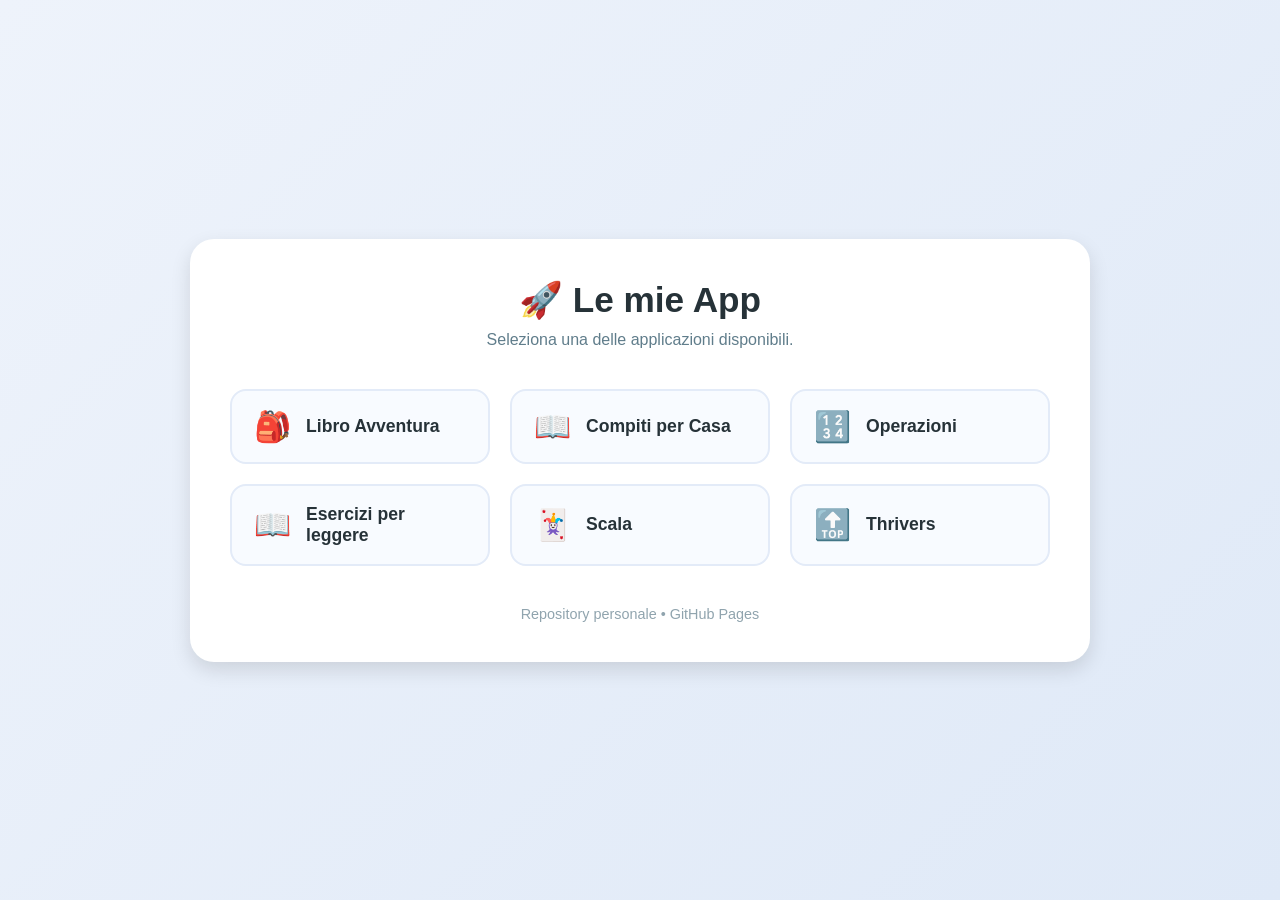
<file: index.html>
<!DOCTYPE html>
<html lang="it">
<head>
<meta charset="UTF-8">
<meta name="viewport" content="width=device-width, initial-scale=1.0">
<title>Home Apps</title>

<style>
:root{
    --bg:#f4f7fb;
    --card:#ffffff;
    --primary:#2f6fed;
    --primary-hover:#1d56c8;
    --text:#263238;
    --shadow:0 8px 20px rgba(0,0,0,.12);
}

*{
    margin:0;
    padding:0;
    box-sizing:border-box;
    font-family:Segoe UI,Roboto,Arial,sans-serif;
}

body{
    background:linear-gradient(135deg,#eef3fb,#dfe9f7);
    min-height:100vh;
    display:flex;
    justify-content:center;
    align-items:center;
    padding:40px;
}

.container{
    width:min(900px,100%);
    background:var(--card);
    border-radius:24px;
    padding:40px;
    box-shadow:var(--shadow);
}

h1{
    text-align:center;
    color:var(--text);
    font-size:2.2rem;
    margin-bottom:10px;
}

.subtitle{
    text-align:center;
    color:#607d8b;
    margin-bottom:40px;
}

.grid{
    display:grid;
    grid-template-columns:repeat(auto-fit,minmax(220px,1fr));
    gap:20px;
}

.app{
    display:flex;
    align-items:center;
    gap:15px;
    padding:18px 22px;
    background:#f8fbff;
    border:2px solid #e3ebf8;
    border-radius:16px;
    text-decoration:none;
    color:var(--text);
    transition:.25s;
}

.app:hover{
    background:var(--primary);
    color:white;
    transform:translateY(-4px);
    box-shadow:0 10px 18px rgba(47,111,237,.25);
}

.icon{
    font-size:30px;
}

.name{
    font-size:1.1rem;
    font-weight:600;
}

footer{
    margin-top:40px;
    text-align:center;
    color:#90a4ae;
    font-size:.9rem;
}
</style>

</head>
<body>

<div class="container">

<h1>🚀 Le mie App</h1>

<p class="subtitle">
Seleziona una delle applicazioni disponibili.
</p>

<div class="grid">

    <!-- APP -->

   
    <a class="app" href="LetturaAvventura/index.html">
        <div class="icon">🎒</div>
        <div class="name">Libro Avventura</div>
    </a> 
    
    <a class="app" href="CompitiVacanze/index.html">
        <div class="icon">📖</div>
        <div class="name">Compiti per Casa</div>
    </a>

    <a class="app" href="Operazioni/index.html">
        <div class="icon">🔢</div>
        <div class="name">Operazioni</div>
    </a>
 
    <a class="app" href="Lettura/index.html">
        <div class="icon">📖</div>
        <div class="name">Esercizi per leggere</div>
    </a>

    <a class="app" href="Scala/index.html">
        <div class="icon">🃏</div>
        <div class="name">Scala</div>
    </a>

    <a class="app" href="Thrivers/index.html">
        <div class="icon">🔝</div>
        <div class="name">Thrivers</div>
    </a>
    
    <!-- 
    <Nuove app:
    <a class="app" href="NomeCartella/index.html">
        <div class="icon">📦</div>
        <div class="name">Nome App</div>
    </a>
    -->

</div>

<footer>
Repository personale • GitHub Pages
</footer>

</div>

</body>
</html>
</file>
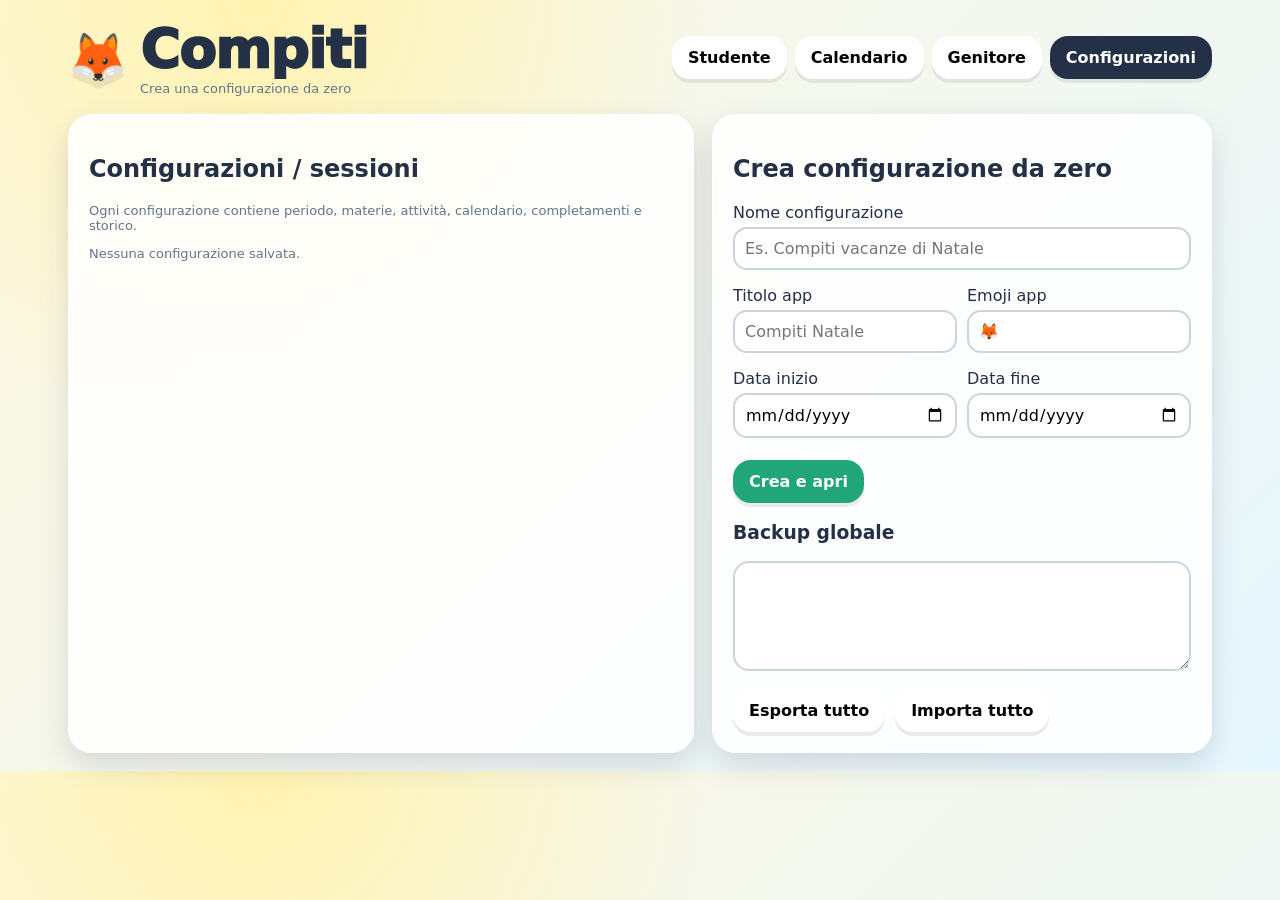
<file: Compiti/Index.html>
<!DOCTYPE html>
<html lang="it">
<head>
<meta charset="utf-8">
<meta name="viewport" content="width=device-width, initial-scale=1">
<title>Compiti per Casa</title>
<link rel="apple-touch-icon" href="icon-180.png">
<link rel="icon" type="image/png" sizes="192x192" href="icon-192.png">
<link rel="icon" type="image/png" sizes="512x512" href="icon-512.png">
<meta name="apple-mobile-web-app-capable" content="yes">
<meta name="apple-mobile-web-app-title" content="Compiti">
<meta name="theme-color" content="#ff8a00">
<style>
:root{--bg:#fff8df;--card:#fff;--ink:#243046;--muted:#64748b;--brand:#ff8a00;--green:#21a67a;--red:#ef4444;--blue:#60a5fa;--purple:#8b5cf6;--yellow:#ffd166;--shadow:0 12px 30px rgba(40,40,80,.15);--radius:24px}
*{box-sizing:border-box}body{margin:0;font-family:system-ui,-apple-system,Segoe UI,Roboto,Arial,sans-serif;background:radial-gradient(circle at 20% 0,#fff3b0,transparent 35%),linear-gradient(135deg,#fff8df,#e7f7ff);color:var(--ink)}
button,input,select,textarea{font:inherit}button{border:0;border-radius:18px;padding:12px 16px;background:#fff;box-shadow:0 4px 0 rgba(0,0,0,.08);cursor:pointer;font-weight:800}button:active{transform:translateY(2px);box-shadow:0 2px 0 rgba(0,0,0,.08)}button:disabled{opacity:.5;cursor:not-allowed}
.app{max-width:1180px;margin:auto;padding:18px}.top{display:flex;gap:12px;align-items:center;justify-content:space-between;flex-wrap:wrap}.title{display:flex;gap:12px;align-items:center}.mascot{font-size:48px;filter:drop-shadow(0 6px 0 rgba(0,0,0,.08))}.h1{font-size:clamp(28px,5vw,54px);font-weight:1000;letter-spacing:-1px}.tabs{display:flex;gap:8px;flex-wrap:wrap}.tab{background:#fff}.tab.active{background:var(--ink);color:#fff}
.grid{display:grid;grid-template-columns:1.25fr .75fr;gap:18px;margin-top:18px}.card{background:rgba(255,255,255,.86);border:3px solid rgba(255,255,255,.95);border-radius:var(--radius);box-shadow:var(--shadow);padding:18px}.hero{background:linear-gradient(135deg,#fff,#fff2bf)}
.level-wrap{position:relative;padding-top:32px}.bigprogress{height:38px;background:#e5e7eb;border-radius:999px;overflow:hidden;border:4px solid #fff;position:relative}.bigprogress span{display:block;height:100%;width:0;background:linear-gradient(90deg,#34d399,#facc15,#fb7185);border-radius:999px;transition:.4s}.milestone{position:absolute;top:0;transform:translateX(-50%);font-size:29px;line-height:1;filter:drop-shadow(0 3px 0 rgba(0,0,0,.10));z-index:2}.milestone.one{left:33.333%}.milestone.two{left:66.666%}.milestone.empty{filter:grayscale(1);opacity:.42}.level-meta{display:flex;justify-content:space-between;gap:10px;margin-top:8px;font-weight:900;color:#475569}
.stats{display:grid;grid-template-columns:repeat(3,1fr);gap:10px;margin-top:14px}.stat{padding:14px;background:#fff;border-radius:20px;text-align:center}.stat b{font-size:30px}.books{display:grid;grid-template-columns:repeat(auto-fit,minmax(220px,1fr));gap:12px}.book{padding:14px;border-radius:22px;background:#fff;box-shadow:0 5px 16px rgba(0,0,0,.08)}.book h3{margin:0 0 8px}.mini{height:16px;background:#e5e7eb;border-radius:999px;overflow:hidden}.mini span{display:block;height:100%;background:var(--green);width:0}.actions{display:flex;gap:10px;flex-wrap:wrap;margin-top:14px}.primary{background:var(--brand);color:#fff}.success{background:var(--green);color:#fff}.danger{background:var(--red);color:#fff}.purple{background:var(--purple);color:#fff}.blue{background:var(--blue);color:#fff}
.empty-state{padding:28px;border-radius:24px;background:#fff;border:4px dashed #facc15;text-align:center}.empty-state .big{font-size:52px}.empty-state h2{margin:6px 0}.task-list{display:flex;gap:8px;flex-wrap:wrap;max-height:420px;overflow:auto;padding:6px}.task{min-width:54px;text-align:center;padding:10px 12px;border-radius:16px;background:#f1f5f9;border:3px solid transparent;font-weight:900}.task.exercise{min-width:190px;max-width:100%;text-align:left;white-space:normal}.task.done{background:#bbf7d0;text-decoration:line-through;color:#166534}.task.special{border-color:#8b5cf6;background:#ede9fe}.task.selected{outline:5px solid #facc15}.task.appdone{background:linear-gradient(135deg,#bbf7d0,#ede9fe);text-decoration:line-through;color:#166534}.suggestions{display:flex;gap:10px;flex-wrap:wrap;margin-top:10px}.suggestion{background:#fff;border:4px dashed #facc15;border-radius:20px;padding:12px;font-size:18px;font-weight:1000}.suggestion.doneSuggestion{background:#bbf7d0;border-style:solid;border-color:#21a67a;color:#166534;text-decoration:line-through;opacity:.9}
.modal{position:fixed;inset:0;background:rgba(15,23,42,.45);display:none;align-items:center;justify-content:center;padding:18px;z-index:5}.modal.show{display:flex}.modal-card{max-width:950px;width:100%;max-height:92vh;overflow:auto;background:#fff;border-radius:30px;padding:20px;box-shadow:var(--shadow)}.close{float:right}.months{display:grid;grid-template-columns:repeat(auto-fit,minmax(260px,1fr));gap:14px}.month{background:#fff;border-radius:22px;padding:12px}.month h3{text-align:center;margin:4px 0 8px}.weekdays,.week{display:grid;grid-template-columns:repeat(7,1fr);gap:4px}.weekday{text-align:center;color:var(--muted);font-weight:800}.day{aspect-ratio:1;border-radius:12px;background:#fff7cc;display:flex;align-items:center;justify-content:center;font-weight:900;position:relative;border:2px solid #fff}.day.off{background:#bfdbfe;color:#1e3a8a}.day.doneDay:after{content:'✓';position:absolute;right:3px;bottom:1px;font-size:14px;color:#166534}.day.empty{background:transparent;border:0}.day.out{opacity:.35}
.logrow{display:grid;grid-template-columns:1fr 90px 1fr auto;gap:8px;align-items:center;margin:8px 0}.parent-grid{display:grid;grid-template-columns:1fr 1fr;gap:16px}.small{font-size:13px;color:var(--muted)}textarea{width:100%;min-height:110px;border-radius:16px;border:2px solid #cbd5e1;padding:10px;resize:vertical}.field{display:flex;flex-direction:column;gap:5px;margin:8px 0}input,select{border:2px solid #cbd5e1;border-radius:14px;padding:10px}.row2{display:grid;grid-template-columns:1fr 1fr;gap:10px}.row3{display:grid;grid-template-columns:90px 1fr 1fr;gap:10px}.session-card,.book-admin{border:2px solid #e2e8f0;border-radius:18px;padding:12px;margin:10px 0;background:#fff}.session-card.active{border-color:#21a67a;background:#ecfdf5}.task-admin-row{display:grid;grid-template-columns:auto 1fr auto auto;gap:8px;align-items:center;padding:8px;border-radius:14px;background:#f8fafc;margin:6px 0}.badge{display:inline-block;border-radius:999px;padding:3px 8px;background:#e2e8f0;font-size:12px;font-weight:900}.badge.exercise{background:#ede9fe;color:#5b21b6}.badge.page{background:#dbeafe;color:#1e40af}
.confetti{position:fixed;inset:0;pointer-events:none;overflow:hidden;z-index:10}.confetti i{position:absolute;top:-20px;font-style:normal;animation:fall 1.8s linear forwards}@keyframes fall{to{transform:translateY(110vh) rotate(720deg)}}.toast{position:fixed;left:50%;top:18px;transform:translateX(-50%);background:#fff;border:4px solid #facc15;border-radius:26px;padding:18px 24px;box-shadow:var(--shadow);z-index:20;font-weight:1000;font-size:22px;display:none;text-align:center}.toast.show{display:block}
@media(max-width:850px){.grid,.parent-grid,.row2,.row3{grid-template-columns:1fr}.stats{grid-template-columns:1fr 1fr}.logrow,.task-admin-row{grid-template-columns:1fr}.h1{font-size:34px}.milestone{font-size:25px}.task.exercise{min-width:100%}}
</style>
</head>
<body>
<div class="app">
  <div class="top">
    <div class="title"><div class="mascot" id="mainEmoji">🦊</div><div><div class="h1" id="appTitle">Compiti</div><div class="small" id="periodText">Nessuna configurazione</div></div></div>
    <div class="tabs"><button class="tab active" data-tab="kid">Studente</button><button class="tab" data-tab="calendar">Calendario</button><button class="tab" data-tab="parent">Genitore</button><button class="tab" data-tab="sessions">Configurazioni</button></div>
  </div>
  <section id="kid" class="screen"><div id="kidContent"></div></section>
  <section id="calendar" class="screen" style="display:none"><div class="card"><h2>Calendario compiti</h2><p>Premi su un giorno per cambiarlo: giallo = compiti, blu = riposo. Sabati e domeniche sono blu di default.</p><div id="calendarEmpty"></div><div class="months" id="months"></div></div></section>
  <section id="parent" class="screen" style="display:none"><div id="parentContent"></div></section>
  <section id="sessions" class="screen" style="display:none"><div class="grid"><div class="card"><h2>Configurazioni / sessioni</h2><p class="small">Ogni configurazione contiene periodo, materie, attività, calendario, completamenti e storico.</p><div id="sessionsList"></div></div><div class="card"><h2>Crea configurazione da zero</h2><div class="field"><label>Nome configurazione</label><input id="newSessionName" placeholder="Es. Compiti vacanze di Natale"></div><div class="row2"><div class="field"><label>Titolo app</label><input id="newSessionTitle" placeholder="Compiti Natale"></div><div class="field"><label>Emoji app</label><input id="newSessionEmoji" value="🦊" maxlength="3"></div></div><div class="row2"><div class="field"><label>Data inizio</label><input id="newSessionStart" type="date"></div><div class="field"><label>Data fine</label><input id="newSessionEnd" type="date"></div></div><div class="actions"><button class="success" id="createSession">Crea e apri</button></div><h3>Backup globale</h3><textarea id="globalBackup"></textarea><div class="actions"><button id="exportAll">Esporta tutto</button><button id="importAll">Importa tutto</button></div></div></div></section>
</div>
<div class="modal" id="tasksModal"><div class="modal-card"><button class="close" id="closeTasks">Chiudi</button><h2>Segna le attività fatte</h2><p class="small">Viola = serve genitore/app. Verde = fatta. Toccando un'attività già fatta, torna da fare.</p><div id="allTasks"></div><div class="actions"><button class="success" id="saveTasks">Salva attività selezionate</button></div></div></div>
<div class="confetti" id="confetti"></div><div class="toast" id="toast"></div>
<script>
const KEY='compitiMultiSessioneV1';
let store=loadStore();
function emptyStore(){return {activeId:null,sessions:{}}}
function clone(x){return JSON.parse(JSON.stringify(x))}
function uid(prefix='s'){return prefix+Date.now().toString(36)+Math.random().toString(36).slice(2,7)}
function escapeHtml(value){return String(value??'').replace(/&/g,'&amp;').replace(/</g,'&lt;').replace(/>/g,'&gt;').replace(/"/g,'&quot;').replace(/'/g,'&#039;')}
function escapeAttr(value){return escapeHtml(value)}
function pageTask(page){return {id:'page-'+Number(page),type:'page',page:Number(page),label:'Pagina '+Number(page)}}
function normalizeTask(task){if(typeof task==='number')return pageTask(task);if(typeof task==='string')return {id:uid('t'),type:'exercise',label:task};const type=task.type==='page'?'page':'exercise';if(type==='page'){const page=Number(task.page??String(task.id||'').replace('page-',''));return pageTask(page)}return {id:String(task.id||uid('t')),type:'exercise',label:String(task.label||'Esercizio')}}
function migrateStore(data){const out=clone(data||emptyStore());out.sessions=out.sessions||{};out.activeId=out.activeId||Object.keys(out.sessions)[0]||null;Object.values(out.sessions).forEach(session=>{session.config=session.config||{};session.books=session.books||{};session.done=session.done||{};session.logs=session.logs||{};session.offDays=session.offDays||[];Object.entries(session.books).forEach(([bookId,book])=>{book.name=book.name||bookId;book.tasks=(book.tasks||book.pages||[]).map(normalizeTask).filter(task=>task.type!=='page'||Number.isFinite(task.page));const unique=new Map(book.tasks.map(t=>[t.id,t]));book.tasks=[...unique.values()];const validIds=new Set(book.tasks.map(t=>t.id));book.special=(book.special||[]).map(v=>typeof v==='number'?'page-'+v:String(v)).filter(id=>validIds.has(id));session.done[bookId]=(session.done[bookId]||[]).map(v=>typeof v==='number'?'page-'+v:String(v)).filter(id=>validIds.has(id));delete book.pages})});if(out.activeId&&!out.sessions[out.activeId])out.activeId=Object.keys(out.sessions)[0]||null;return out}
function extractStoreBackup(data){if(data&&data.store)return data.store;if(data&&data.sessions)return data;if(data&&data.session){const session=data.session;const id=session.id||uid();return {activeId:id,sessions:{[id]:session}}}if(data&&data.books){const id=data.id||uid();return {activeId:id,sessions:{[id]:data}}}throw new Error('Formato backup non riconosciuto')}
function extractSessionBackup(data){if(data&&data.session)return data.session;if(data&&data.store){const oldStore=data.store,active=oldStore.activeId&&oldStore.sessions?.[oldStore.activeId];return active||Object.values(oldStore.sessions||{})[0]}if(data&&data.sessions){const active=data.activeId&&data.sessions[data.activeId];return active||Object.values(data.sessions)[0]}if(data&&data.books)return data;throw new Error('Nessuna configurazione trovata nel backup')}
function loadStore(){const raw=localStorage.getItem(KEY);if(raw){try{return migrateStore(JSON.parse(raw))}catch(e){console.warn('Backup locale non leggibile',e)}}return emptyStore()}
function saveStore(){localStorage.setItem(KEY,JSON.stringify(store))}
function currentSession(){return store.activeId?store.sessions[store.activeId]:null}
function s(){return currentSession()}
function dateKey(d){const y=d.getFullYear(),m=String(d.getMonth()+1).padStart(2,'0'),day=String(d.getDate()).padStart(2,'0');return `${y}-${m}-${day}`}
function parseLocalDate(value){const [y,m,d]=value.split('-').map(Number);return new Date(y,m-1,d)}
function formatDateIT(value){if(!value)return '';const [y,m,d]=value.split('-');return `${d}/${m}/${y}`}
function addDays(d,n){const x=new Date(d);x.setDate(x.getDate()+n);return x}
function monthName(d){return d.toLocaleDateString('it-IT',{month:'long',year:'numeric'})}
function slug(value){return (value||'materia').toLowerCase().normalize('NFD').replace(/[\u0300-\u036f]/g,'').replace(/[^a-z0-9]+/g,'_').replace(/^_|_$/g,'')||'materia'}
function defaultOffDaysFor(start,end){const days=[];let d=parseLocalDate(start),last=parseLocalDate(end);while(d<=last){if(d.getDay()===0||d.getDay()===6)days.push(dateKey(d));d=addDays(d,1)}return days}
function createEmptySession({name,title,emoji,startDate,endDate}){return {id:uid(),name:name||title||'Nuova configurazione',config:{title:title||name||'Compiti',emoji:emoji||'🦊',startDate,endDate},books:{},done:{},logs:{},offDays:defaultOffDaysFor(startDate,endDate)}}
function parsePages(text){let out=[];String(text||'').split(/[\n,;]+/).map(x=>x.trim()).filter(Boolean).forEach(part=>{if(/^\d+\s*-\s*\d+$/.test(part)){let [a,b]=part.split('-').map(Number);if(a>b)[a,b]=[b,a];for(let i=a;i<=b;i++)out.push(i)}else if(/^\d+$/.test(part))out.push(Number(part))});return [...new Set(out)].sort((a,b)=>a-b)}
function parseTasks(text){const result=[];String(text||'').split(/\n+/).map(x=>x.trim()).filter(Boolean).forEach(line=>{const numericParts=line.split(/[,;]+/).map(x=>x.trim()).filter(Boolean);const allNumeric=numericParts.length&&numericParts.every(p=>/^\d+$/.test(p)||/^\d+\s*-\s*\d+$/.test(p));if(allNumeric){parsePages(line).forEach(p=>result.push(pageTask(p)))}else if(/^\d+$/.test(line)){result.push(pageTask(Number(line)))}else if(/^\d+\s*-\s*\d+$/.test(line)){parsePages(line).forEach(p=>result.push(pageTask(p)))}else result.push({id:uid('t'),type:'exercise',label:line})});const unique=new Map();result.forEach(task=>{const key=task.type==='page'?task.id:'exercise:'+task.label.toLowerCase();if(!unique.has(key))unique.set(key,task)});return [...unique.values()]}
function taskLabel(task){return task.type==='page'?'Pag. '+task.page:task.label}
function allItems(){const cur=s();if(!cur)return [];return Object.entries(cur.books).flatMap(([bookId,book])=>(book.tasks||[]).map(task=>({book:bookId,taskId:task.id,task,special:(book.special||[]).includes(task.id)})))}
function isDone(bookId,taskId){const cur=s();return !!cur&&(cur.done[bookId]||[]).includes(taskId)}
function setDone(bookId,taskId,value){const cur=s();cur.done[bookId]=cur.done[bookId]||[];if(value&&!isDone(bookId,taskId))cur.done[bookId].push(taskId);if(!value)cur.done[bookId]=cur.done[bookId].filter(id=>id!==taskId)}
function workDaysLeft(){const cur=s();if(!cur)return [];const today=new Date(),t=new Date(today.getFullYear(),today.getMonth(),today.getDate()),start=parseLocalDate(cur.config.startDate),end=parseLocalDate(cur.config.endDate);let now=t<start?start:t,days=[];while(now<=end){const key=dateKey(now);if(!cur.offDays.includes(key))days.push(key);now=addDays(now,1)}return days}
function tasksPerDay(){const left=allItems().filter(x=>!isDone(x.book,x.taskId)).length,days=workDaysLeft().length||1;return left===0?0:Math.max(1,Math.ceil(left/days))}
function levelInfo(){const total=allItems().length,done=allItems().filter(x=>isDone(x.book,x.taskId)).length,size=Math.max(1,Math.ceil((total||1)/10));let level=Math.min(10,Math.floor(done/size)+1);if(done>=total&&total>0)level=10;const start=(level-1)*size,doneInLevel=done>=total&&total>0?Math.min(size,total-start):Math.max(0,done-start),levelTotal=Math.min(size,total-start)||size,pct=total===0?0:(done>=total?100:Math.min(100,doneInLevel/levelTotal*100));return {total,done,size,level,levelTotal,doneInLevel,pct}}
function showTab(tab){document.querySelectorAll('.tab').forEach(x=>x.classList.toggle('active',x.dataset.tab===tab));document.querySelectorAll('.screen').forEach(x=>x.style.display='none');document.getElementById(tab).style.display='block';render()}
function render(){renderHeader();renderKid();renderCalendar();renderParent();renderSessions();saveStore()}
function renderHeader(){const cur=s();document.getElementById('appTitle').textContent=cur?cur.config.title:'Compiti';document.getElementById('mainEmoji').textContent=cur?(cur.config.emoji||'🦊'):'🦊';document.getElementById('periodText').textContent=cur?`${formatDateIT(cur.config.startDate)} → ${formatDateIT(cur.config.endDate)}`:'Crea una configurazione da zero'}
function emptyPrompt(message){return `<div class="empty-state"><div class="big">✨</div><h2>${escapeHtml(message)}</h2><p>Vai in <b>Configurazioni</b> per creare o aprire una sessione.</p><button class="success" onclick="showTab('sessions')">Apri configurazioni</button></div>`}
function renderKid(){const cur=s(),el=document.getElementById('kidContent');if(!cur){el.innerHTML=emptyPrompt('Nessuna configurazione aperta');return}if(Object.keys(cur.books).length===0){el.innerHTML=`<div class="empty-state"><div class="big">${escapeHtml(cur.config.emoji||'🦊')}</div><h2>${escapeHtml(cur.name)}</h2><p>Configurazione creata. Ora aggiungi la prima materia nella modalità genitore.</p><button class="purple" onclick="showTab('parent')">Aggiungi materia</button></div>`;return}const info=levelInfo();el.innerHTML=`<div class="grid"><div class="card hero"><h2>Livello in corso</h2><div class="level-wrap"><div class="milestone one ${info.pct<33.333?'empty':''}">⭐</div><div class="milestone two ${info.pct<66.666?'empty':''}">⭐</div><div class="bigprogress"><span style="width:${info.pct}%"></span></div></div><div class="level-meta"><span>${info.doneInLevel}/${info.levelTotal} attività nel livello ${info.level}</span><span>${Math.round(info.pct)}%</span></div><div class="stats"><div class="stat"><b>${info.done}</b><br>fatte</div><div class="stat"><b>${info.total-info.done}</b><br>da fare</div><div class="stat"><b>${info.level}/10</b><br>livello</div></div><div class="actions"><button class="primary" id="doManual">✋ Faccio da solo</button><button class="success" id="doSuggest">🎲 Fai tu!</button><button class="purple" id="openTasks">📚 Segna attività</button></div><div id="suggestions" class="suggestions"></div></div><div class="card"><h2>Oggi</h2><div class="stat"><b>${tasksPerDay()}</b><br>attività consigliate</div><div class="stat" style="margin-top:10px"><b>${workDaysLeft().length}</b><br>giorni compiti rimasti</div><p class="small">Calcolo: attività rimanenti / giorni gialli rimasti.</p></div></div><div class="card" style="margin-top:18px"><h2>Le mie materie</h2><div class="books">${bookCardsHtml()}</div></div>`;wireKidButtons()}
function bookCardsHtml(){const cur=s();return Object.entries(cur.books).map(([id,book])=>{const total=(book.tasks||[]).length,done=(book.tasks||[]).filter(t=>isDone(id,t.id)).length;return `<div class="book"><h3>${escapeHtml(book.emoji||'📘')} ${escapeHtml(book.name)}</h3><div><b>${done}</b> / ${total} attività</div><div class="mini"><span style="width:${total?done/total*100:0}%"></span></div><p class="small">Da fare: ${total-done}</p></div>`}).join('')}
function renderCalendar(){const cur=s(),empty=document.getElementById('calendarEmpty'),wrap=document.getElementById('months');empty.innerHTML='';wrap.innerHTML='';if(!cur){empty.innerHTML=emptyPrompt('Nessun calendario');return}const start=parseLocalDate(cur.config.startDate),end=parseLocalDate(cur.config.endDate);let cursor=new Date(start.getFullYear(),start.getMonth(),1),last=new Date(end.getFullYear(),end.getMonth(),1);while(cursor<=last){const month=document.createElement('div');month.className='month';month.innerHTML=`<h3>${monthName(cursor)}</h3><div class="weekdays">${['L','M','M','G','V','S','D'].map(x=>`<div class="weekday">${x}</div>`).join('')}</div>`;const grid=document.createElement('div'),first=new Date(cursor.getFullYear(),cursor.getMonth(),1),days=new Date(cursor.getFullYear(),cursor.getMonth()+1,0).getDate(),pad=(first.getDay()+6)%7;let week=document.createElement('div');week.className='week';for(let i=0;i<pad;i++){const e=document.createElement('div');e.className='day empty';week.appendChild(e)}for(let day=1;day<=days;day++){if(week.children.length===7){grid.appendChild(week);week=document.createElement('div');week.className='week'}const d=new Date(cursor.getFullYear(),cursor.getMonth(),day),key=dateKey(d),inPeriod=d>=start&&d<=end,cell=document.createElement('div');cell.className='day '+(!inPeriod?'out ':'')+(cur.offDays.includes(key)?'off ':'')+(cur.logs[key]?.pages?.length?'doneDay':'');cell.textContent=day;if(inPeriod)cell.onclick=()=>{cur.offDays=cur.offDays.includes(key)?cur.offDays.filter(x=>x!==key):[...cur.offDays,key];render()};week.appendChild(cell)}while(week.children.length<7){const e=document.createElement('div');e.className='day empty';week.appendChild(e)}grid.appendChild(week);month.appendChild(grid);wrap.appendChild(month);cursor=new Date(cursor.getFullYear(),cursor.getMonth()+1,1)}}
function renderParent(){const cur=s(),el=document.getElementById('parentContent');if(!cur){el.innerHTML=emptyPrompt('Nessuna configurazione da gestire');return}const info=levelInfo(),left=allItems().filter(x=>!isDone(x.book,x.taskId)).length;el.innerHTML=`<div class="parent-grid"><div class="card"><h2>Statistiche genitore</h2><p><b>Configurazione:</b> ${escapeHtml(cur.name)}</p><p><b>Attività totali:</b> ${allItems().length}</p><p><b>Attività mancanti:</b> ${left}</p><p><b>Livello:</b> ${info.level}/10</p><p><b>Attività consigliate/giorno:</b> ${tasksPerDay()}</p><p><b>Giorni compiti rimasti:</b> ${workDaysLeft().length}</p><h3>Lista attività</h3>${listsHtml()}<h3>Storico giornaliero</h3><div id="logs">${logsHtml()}</div></div><div class="card"><h2>Configurazione periodo</h2><div class="field"><label>Nome configurazione</label><input id="cfgName" value="${escapeAttr(cur.name)}"></div><div class="row2"><div class="field"><label>Titolo app</label><input id="cfgTitle" value="${escapeAttr(cur.config.title)}"></div><div class="field"><label>Emoji app</label><input id="cfgEmoji" value="${escapeAttr(cur.config.emoji||'🦊')}" maxlength="3"></div></div><div class="row2"><div class="field"><label>Data inizio</label><input id="cfgStart" type="date" value="${cur.config.startDate}"></div><div class="field"><label>Data fine</label><input id="cfgEnd" type="date" value="${cur.config.endDate}"></div></div><div class="actions"><button class="success" id="saveConfig">Salva periodo</button></div><h2>Gestione materie</h2><div class="row3"><div class="field"><label>Emoji</label><input id="bookEmoji" value="📘" maxlength="3"></div><div class="field"><label>Materia</label><input id="bookName" placeholder="Es. Disegno tecnico"></div><div class="field"><label>ID</label><input id="bookId" placeholder="automatico"></div></div><div class="field"><label>Attività da aggiungere</label><textarea id="bookTasks" placeholder="1-10, 15, 20-22&#10;Disegno tecnico di x&#10;Disegno tecnico di y"></textarea><div class="small">Pagine e intervalli possono stare sulla stessa riga. Scrivi ogni esercizio descrittivo su una riga separata.</div></div><div class="field"><label>Attività speciali con genitore/app</label><select id="bookSpecial" multiple size="5"></select><div class="small">Per selezionare più voci usa Ctrl/Cmd oppure un tocco prolungato, secondo il dispositivo.</div></div><div class="actions"><button class="success" id="addOrUpdateBook">Aggiungi/Aggiorna materia</button><button id="clearBookForm">Pulisci modulo</button></div><div id="bookAdminList">${bookAdminHtml()}</div><h2>Backup sessione</h2><textarea id="sessionBackup"></textarea><div class="actions"><button id="exportSession">Esporta sessione</button><button id="importSession">Importa sessione</button><button class="danger" id="resetProgress">Reset avanzamento</button></div></div></div>`;wireParentButtons()}
function listsHtml(){const cur=s();return Object.entries(cur.books).map(([id,book])=>{const tasks=book.tasks||[],done=tasks.filter(t=>isDone(id,t.id)),left=tasks.filter(t=>!isDone(id,t.id)),special=tasks.filter(t=>(book.special||[]).includes(t.id));return `<div class="book-admin"><b>${escapeHtml(book.emoji||'📘')} ${escapeHtml(book.name)}</b><div class="small"><b>Tutte:</b> ${tasks.map(taskLabel).map(escapeHtml).join(', ')||'nessuna'}<br><b>Speciali:</b> ${special.map(taskLabel).map(escapeHtml).join(', ')||'nessuna'}<br><b>Fatte:</b> ${done.map(taskLabel).map(escapeHtml).join(', ')||'nessuna'}<br><b>Da fare:</b> ${left.map(taskLabel).map(escapeHtml).join(', ')||'nessuna'}</div></div>`}).join('')||'<p class="small">Nessuna materia.</p>'}
function logsHtml(){const cur=s();return Object.entries(cur.logs).sort().map(([key,value])=>`<div class="logrow"><b>${escapeHtml(key)}</b><span>${value.count||0} righe</span><span>${(value.pages||[]).map(escapeHtml).join(', ')}</span><button onclick="delete s().logs['${key}'];render()">Rimuovi</button></div>`).join('')||'<p class="small">Nessuno storico.</p>'}
function bookAdminHtml(){const cur=s();return Object.entries(cur.books).map(([id,book])=>`<div class="book-admin"><b>${escapeHtml(book.emoji||'📘')} ${escapeHtml(book.name)}</b><div class="small">ID: ${escapeHtml(id)} · ${(book.tasks||[]).length} attività</div>${(book.tasks||[]).map(task=>`<div class="task-admin-row"><span class="badge ${task.type}">${task.type==='page'?'Pagina':'Esercizio'}</span><span>${escapeHtml(taskLabel(task))}</span><button onclick="toggleSpecial('${id}','${task.id}')">${(book.special||[]).includes(task.id)?'👪 Speciale':'Rendi speciale'}</button><button class="danger" onclick="deleteTask('${id}','${task.id}')">Elimina</button></div>`).join('')}<div class="actions"><button onclick="fillBookForm('${id}')">Modifica / aggiungi</button><button class="danger" onclick="deleteBook('${id}')">Elimina materia</button></div></div>`).join('')||'<p class="small">Aggiungi la prima materia.</p>'}
function renderSessions(){const list=document.getElementById('sessionsList');list.innerHTML=Object.entries(store.sessions).map(([id,session])=>`<div class="session-card ${id===store.activeId?'active':''}"><b>${escapeHtml(session.config.emoji||'🦊')} ${escapeHtml(session.name)}</b><div class="small">${formatDateIT(session.config.startDate)} → ${formatDateIT(session.config.endDate)} · ${Object.keys(session.books||{}).length} materie</div><div class="actions"><button class="success" onclick="openSession('${id}')">Apri</button><button onclick="duplicateSession('${id}')">Duplica</button><button class="danger" onclick="deleteSession('${id}')">Elimina</button></div></div>`).join('')||'<p class="small">Nessuna configurazione salvata.</p>'}
function wireKidButtons(){document.getElementById('openTasks').onclick=()=>{renderTasks();document.getElementById('tasksModal').classList.add('show')};document.getElementById('doManual').onclick=()=>{const x=document.getElementById('suggestions');if(x)x.innerHTML=''};document.getElementById('doSuggest').onclick=()=>{let left=allItems().filter(x=>!isDone(x.book,x.taskId)),n=Math.min(tasksPerDay(),left.length),pick=[];while(pick.length<n&&left.length){const i=Math.floor(Math.random()*left.length);pick.push(left.splice(i,1)[0])}document.getElementById('suggestions').innerHTML=pick.map(x=>{const book=s().books[x.book];return `<button class="suggestion" data-book="${x.book}" data-task="${x.taskId}" onclick="toggleSuggestedTask(this)">${escapeHtml(book.emoji||'📘')} ${escapeHtml(book.name)} — ${escapeHtml(taskLabel(x.task))}${x.special?' 👪':''}</button>`}).join('')}}
function renderTasks(){const container=document.getElementById('allTasks');container.innerHTML='';Object.entries(s().books).forEach(([bookId,book])=>{const section=document.createElement('div');section.innerHTML=`<h3>${escapeHtml(book.emoji||'📘')} ${escapeHtml(book.name)}</h3>`;const list=document.createElement('div');list.className='task-list';(book.tasks||[]).forEach(task=>{const button=document.createElement('button'),special=(book.special||[]).includes(task.id);button.className='task '+(task.type==='exercise'?'exercise ':'')+(isDone(bookId,task.id)?(special?'appdone':'done'):'')+(special?' special':'');button.textContent=taskLabel(task)+(special?' 👪':'');button.onclick=()=>button.classList.toggle('selected');button.dataset.book=bookId;button.dataset.task=task.id;list.appendChild(button)});section.appendChild(list);container.appendChild(section)})}
function findTask(bookId,taskId){return (s().books[bookId]?.tasks||[]).find(t=>t.id===taskId)}
function logChange(bookId,taskId,wasDone){const book=s().books[bookId],task=findTask(bookId,taskId),today=dateKey(new Date());s().logs[today]=s().logs[today]||{pages:[],count:0};const text=`${wasDone?'Rimessa da fare':'Fatta'}: ${book.name} — ${taskLabel(task)}`;s().logs[today].pages=[...new Set([...(s().logs[today].pages||[]),text])];s().logs[today].count=s().logs[today].pages.length}
document.getElementById('closeTasks').onclick=()=>document.getElementById('tasksModal').classList.remove('show');
document.getElementById('saveTasks').onclick=()=>{const before=levelInfo();document.querySelectorAll('#allTasks .task.selected').forEach(button=>{const bookId=button.dataset.book,taskId=button.dataset.task,was=isDone(bookId,taskId);setDone(bookId,taskId,!was);logChange(bookId,taskId,was)});document.getElementById('tasksModal').classList.remove('show');render();maybeLevelUp(before)};
function toggleSuggestedTask(button){const before=levelInfo(),bookId=button.dataset.book,taskId=button.dataset.task,was=isDone(bookId,taskId),book=s().books[bookId],task=findTask(bookId,taskId);setDone(bookId,taskId,!was);logChange(bookId,taskId,was);if(was){button.classList.remove('doneSuggestion');button.innerHTML=`${escapeHtml(book.emoji||'📘')} ${escapeHtml(book.name)} — ${escapeHtml(taskLabel(task))}${(book.special||[]).includes(taskId)?' 👪':''}`}else{button.classList.add('doneSuggestion');button.innerHTML=`✅ ${escapeHtml(book.emoji||'📘')} ${escapeHtml(book.name)} — ${escapeHtml(taskLabel(task))}${(book.special||[]).includes(taskId)?' 👪':''}`}render();maybeLevelUp(before)}
function populateSpecialSelect(bookId){const select=document.getElementById('bookSpecial');if(!select)return;const book=s().books[bookId];select.innerHTML=(book?.tasks||[]).map(task=>`<option value="${escapeAttr(task.id)}" ${(book.special||[]).includes(task.id)?'selected':''}>${escapeHtml(taskLabel(task))}</option>`).join('')}
function wireParentButtons(){document.getElementById('saveConfig').onclick=()=>{const start=document.getElementById('cfgStart').value,end=document.getElementById('cfgEnd').value;if(!start||!end||parseLocalDate(start)>parseLocalDate(end)){alert('Date non valide');return}s().name=document.getElementById('cfgName').value||'Configurazione';s().config.title=document.getElementById('cfgTitle').value||'Compiti';s().config.emoji=document.getElementById('cfgEmoji').value||'🦊';s().config.startDate=start;s().config.endDate=end;s().offDays=s().offDays.filter(k=>k>=start&&k<=end);render()};document.getElementById('addOrUpdateBook').onclick=()=>{const name=document.getElementById('bookName').value.trim();if(!name){alert('Inserisci il nome della materia');return}const id=slug(document.getElementById('bookId').value.trim()||name),emoji=document.getElementById('bookEmoji').value||'📘',newTasks=parseTasks(document.getElementById('bookTasks').value),existing=s().books[id]||{tasks:[],special:[]},selectedSpecial=[...document.getElementById('bookSpecial').selectedOptions].map(o=>o.value),tasksByKey=new Map();(existing.tasks||[]).forEach(t=>tasksByKey.set(t.id,t));newTasks.forEach(t=>{const duplicate=[...tasksByKey.values()].find(old=>old.type===t.type&&(t.type==='page'?old.page===t.page:old.label.toLowerCase()===t.label.toLowerCase()));if(!duplicate)tasksByKey.set(t.id,t)});const tasks=[...tasksByKey.values()],validIds=new Set(tasks.map(t=>t.id));s().books[id]={name,emoji,tasks,special:[...new Set([...(existing.special||[]),...selectedSpecial])].filter(x=>validIds.has(x))};render()};document.getElementById('clearBookForm').onclick=clearBookForm;document.getElementById('exportSession').onclick=()=>document.getElementById('sessionBackup').value=JSON.stringify({version:2,session:s()},null,2);document.getElementById('importSession').onclick=()=>{try{const data=JSON.parse(document.getElementById('sessionBackup').value),rawSession=extractSessionBackup(data),temporaryId=rawSession.id||uid(),migrated=migrateStore({activeId:temporaryId,sessions:{[temporaryId]:rawSession}}),session=migrated.sessions[temporaryId];session.id=temporaryId;store.sessions[temporaryId]=session;store.activeId=temporaryId;render();toast('✅ Configurazione importata e convertita')}catch(e){console.error(e);alert('Backup non valido o non compatibile')}};document.getElementById('resetProgress').onclick=()=>{if(confirm('Azzerare avanzamento e storico di questa configurazione?')){s().done={};s().logs={};render()}}}
function clearBookForm(){document.getElementById('bookEmoji').value='📘';document.getElementById('bookName').value='';document.getElementById('bookId').value='';document.getElementById('bookTasks').value='';document.getElementById('bookSpecial').innerHTML=''}
function fillBookForm(id){const book=s().books[id];document.getElementById('bookEmoji').value=book.emoji||'📘';document.getElementById('bookName').value=book.name;document.getElementById('bookId').value=id;document.getElementById('bookTasks').value='';populateSpecialSelect(id);document.getElementById('bookName').scrollIntoView({behavior:'smooth',block:'center'})}
function toggleSpecial(bookId,taskId){const book=s().books[bookId];book.special=book.special||[];book.special=book.special.includes(taskId)?book.special.filter(x=>x!==taskId):[...book.special,taskId];render()}
function deleteTask(bookId,taskId){if(!confirm('Eliminare questa attività?'))return;const book=s().books[bookId];book.tasks=book.tasks.filter(t=>t.id!==taskId);book.special=(book.special||[]).filter(id=>id!==taskId);s().done[bookId]=(s().done[bookId]||[]).filter(id=>id!==taskId);render()}
function deleteBook(id){if(confirm('Eliminare questa materia?')){delete s().books[id];delete s().done[id];render()}}
document.querySelectorAll('.tab').forEach(button=>button.onclick=()=>showTab(button.dataset.tab));
document.getElementById('createSession').onclick=()=>{const name=document.getElementById('newSessionName').value.trim(),title=document.getElementById('newSessionTitle').value.trim()||name,emoji=document.getElementById('newSessionEmoji').value||'🦊',startDate=document.getElementById('newSessionStart').value,endDate=document.getElementById('newSessionEnd').value;if(!name||!startDate||!endDate||parseLocalDate(startDate)>parseLocalDate(endDate)){alert('Compila nome e date valide');return}const session=createEmptySession({name,title,emoji,startDate,endDate});store.sessions[session.id]=session;store.activeId=session.id;render();showTab('parent')};
function openSession(id){store.activeId=id;render();showTab('kid')}
function duplicateSession(id){const old=store.sessions[id],copy=clone(old);copy.id=uid();copy.name=old.name+' copia';store.sessions[copy.id]=copy;store.activeId=copy.id;render()}
function deleteSession(id){if(confirm('Eliminare questa configurazione?')){delete store.sessions[id];if(store.activeId===id)store.activeId=Object.keys(store.sessions)[0]||null;render()}}
document.getElementById('exportAll').onclick=()=>document.getElementById('globalBackup').value=JSON.stringify({version:2,store},null,2);
document.getElementById('importAll').onclick=()=>{try{const data=JSON.parse(document.getElementById('globalBackup').value);store=migrateStore(extractStoreBackup(data));render();toast('✅ Backup importato e convertito')}catch(e){console.error(e);alert('Backup non valido o non compatibile')}};
function celebrate(){const container=document.getElementById('confetti');for(let i=0;i<70;i++){const e=document.createElement('i');e.textContent=['🎉','🍭','🌈','🏆','🚀'][Math.floor(Math.random()*5)];e.style.left=Math.random()*100+'vw';e.style.animationDelay=Math.random()/2+'s';container.appendChild(e);setTimeout(()=>e.remove(),2200)}}
function toast(message){const t=document.getElementById('toast');t.innerHTML=message;t.classList.add('show');setTimeout(()=>t.classList.remove('show'),2500)}
function maybeLevelUp(before){const after=levelInfo();if(after.level>before.level){celebrate();toast(`🎉 Livello ${before.level} completato!<br>🚀 Benvenuto al livello ${after.level}!`)}else if(after.pct>=66.666&&before.pct<66.666){celebrate();toast('⭐ Seconda stellina conquistata!')}else if(after.pct>=33.333&&before.pct<33.333){celebrate();toast('⭐ Prima stellina conquistata!')}}
if(!store.activeId)showTab('sessions');else render();
</script>
</body>
</html>
</file>
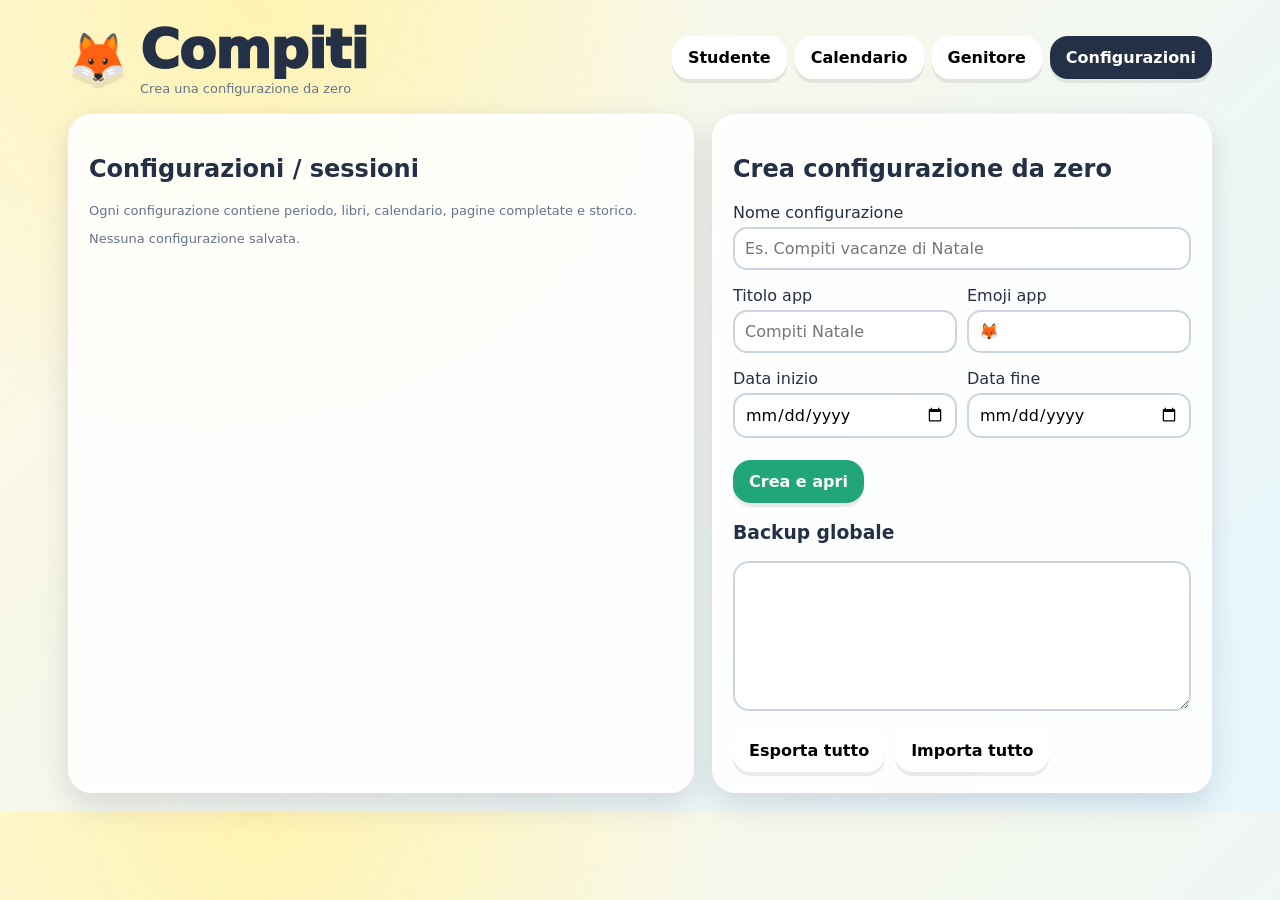
<file: CompitiVacanze/index.html>
<!DOCTYPE html>
<html lang="it">
<head>
<meta charset="utf-8" />
<meta name="viewport" content="width=device-width, initial-scale=1" />
<title>Compiti per Casa</title>
<link rel="apple-touch-icon" href="icon-180.png">
<link rel="icon" type="image/png" sizes="192x192" href="icon-192.png">
<link rel="icon" type="image/png" sizes="512x512" href="icon-512.png">
<meta name="apple-mobile-web-app-capable" content="yes">
<meta name="apple-mobile-web-app-title" content="Compiti">
<meta name="theme-color" content="#ff8a00">
<style>
:root{--bg:#fff8df;--card:#fff;--ink:#243046;--muted:#64748b;--brand:#ff8a00;--green:#21a67a;--red:#ef4444;--blue:#60a5fa;--purple:#8b5cf6;--yellow:#ffd166;--shadow:0 12px 30px rgba(40,40,80,.15);--radius:24px}
*{box-sizing:border-box}body{margin:0;font-family:system-ui,-apple-system,Segoe UI,Roboto,Arial,sans-serif;background:radial-gradient(circle at 20% 0,#fff3b0,transparent 35%),linear-gradient(135deg,#fff8df,#e7f7ff);color:var(--ink)}
button,input,select{font:inherit}button{border:0;border-radius:18px;padding:12px 16px;background:#fff;box-shadow:0 4px 0 rgba(0,0,0,.08);cursor:pointer;font-weight:800}button:active{transform:translateY(2px);box-shadow:0 2px 0 rgba(0,0,0,.08)}button:disabled{opacity:.5;cursor:not-allowed}
.app{max-width:1180px;margin:auto;padding:18px}.top{display:flex;gap:12px;align-items:center;justify-content:space-between;flex-wrap:wrap}.title{display:flex;gap:12px;align-items:center}.mascot{font-size:48px;filter:drop-shadow(0 6px 0 rgba(0,0,0,.08))}.h1{font-size:clamp(28px,5vw,54px);font-weight:1000;letter-spacing:-1px}.tabs{display:flex;gap:8px;flex-wrap:wrap}.tab{background:#fff}.tab.active{background:var(--ink);color:white}
.grid{display:grid;grid-template-columns:1.25fr .75fr;gap:18px;margin-top:18px}.card{background:rgba(255,255,255,.86);border:3px solid rgba(255,255,255,.95);border-radius:var(--radius);box-shadow:var(--shadow);padding:18px}.hero{background:linear-gradient(135deg,#fff,#fff2bf)}
.level-wrap{position:relative;padding-top:32px}.bigprogress{height:38px;background:#e5e7eb;border-radius:999px;overflow:hidden;border:4px solid #fff;position:relative}.bigprogress span{display:block;height:100%;width:0;background:linear-gradient(90deg,#34d399,#facc15,#fb7185);border-radius:999px;transition:.4s}.milestone{position:absolute;top:0;transform:translateX(-50%);font-size:29px;line-height:1;filter:drop-shadow(0 3px 0 rgba(0,0,0,.10));z-index:2}.milestone.one{left:33.333%}.milestone.two{left:66.666%}.milestone.empty{filter:grayscale(1);opacity:.42}.level-meta{display:flex;justify-content:space-between;gap:10px;margin-top:8px;font-weight:900;color:#475569}
.stats{display:grid;grid-template-columns:repeat(3,1fr);gap:10px;margin-top:14px}.stat{padding:14px;background:#fff;border-radius:20px;text-align:center}.stat b{font-size:30px}
.books{display:grid;grid-template-columns:repeat(auto-fit,minmax(220px,1fr));gap:12px}.book{padding:14px;border-radius:22px;background:#fff;box-shadow:0 5px 16px rgba(0,0,0,.08)}.book h3{margin:0 0 8px}.mini{height:16px;background:#e5e7eb;border-radius:999px;overflow:hidden}.mini span{display:block;height:100%;background:var(--green);width:0}
.actions{display:flex;gap:10px;flex-wrap:wrap;margin-top:14px}.primary{background:var(--brand);color:#fff}.success{background:var(--green);color:#fff}.danger{background:var(--red);color:#fff}.purple{background:var(--purple);color:#fff}.blue{background:var(--blue);color:#fff}
.empty-state{padding:28px;border-radius:24px;background:#fff;border:4px dashed #facc15;text-align:center}.empty-state .big{font-size:52px}.empty-state h2{margin:6px 0}
.page-list{display:flex;gap:8px;flex-wrap:wrap;max-height:360px;overflow:auto;padding:6px}.page{min-width:50px;text-align:center;padding:10px;border-radius:16px;background:#f1f5f9;border:3px solid transparent;font-weight:900}.page.done{background:#bbf7d0;text-decoration:line-through;color:#166534}.page.special{border-color:#8b5cf6;background:#ede9fe}.page.selected{outline:5px solid #facc15}.page.appdone{background:linear-gradient(135deg,#bbf7d0,#ede9fe);text-decoration:line-through;color:#166534}
.suggestions{display:flex;gap:10px;flex-wrap:wrap;margin-top:10px}.suggestion{background:#fff;border:4px dashed #facc15;border-radius:20px;padding:12px;font-size:20px;font-weight:1000}.suggestion.doneSuggestion{background:#bbf7d0;border-style:solid;border-color:#21a67a;color:#166534;text-decoration:line-through;opacity:.9}
.modal{position:fixed;inset:0;background:rgba(15,23,42,.45);display:none;align-items:center;justify-content:center;padding:18px;z-index:5}.modal.show{display:flex}.modal-card{max-width:950px;width:100%;max-height:92vh;overflow:auto;background:#fff;border-radius:30px;padding:20px;box-shadow:var(--shadow)}.close{float:right}
.months{display:grid;grid-template-columns:repeat(auto-fit,minmax(260px,1fr));gap:14px}.month{background:#fff;border-radius:22px;padding:12px}.month h3{text-align:center;margin:4px 0 8px}.weekdays,.week{display:grid;grid-template-columns:repeat(7,1fr);gap:4px}.weekday{text-align:center;color:var(--muted);font-weight:800}.day{aspect-ratio:1;border-radius:12px;background:#fff7cc;display:flex;align-items:center;justify-content:center;font-weight:900;position:relative;border:2px solid #fff}.day.off{background:#bfdbfe;color:#1e3a8a}.day.doneDay:after{content:'✓';position:absolute;right:3px;bottom:1px;font-size:14px;color:#166534}.day.empty{background:transparent;border:0}.day.out{opacity:.35}
.logrow{display:grid;grid-template-columns:1fr 90px 1fr auto;gap:8px;align-items:center;margin:8px 0}.parent-grid{display:grid;grid-template-columns:1fr 1fr;gap:16px}.small{font-size:13px;color:var(--muted)}textarea{width:100%;height:150px;border-radius:16px;border:2px solid #cbd5e1;padding:10px}.field{display:flex;flex-direction:column;gap:5px;margin:8px 0}input,select{border:2px solid #cbd5e1;border-radius:14px;padding:10px}.row2{display:grid;grid-template-columns:1fr 1fr;gap:10px}.row3{display:grid;grid-template-columns:90px 1fr 1fr;gap:10px}.session-card,.book-admin{border:2px solid #e2e8f0;border-radius:18px;padding:12px;margin:10px 0;background:#fff}.session-card.active{border-color:#21a67a;background:#ecfdf5}
.confetti{position:fixed;inset:0;pointer-events:none;overflow:hidden;z-index:10}.confetti i{position:absolute;top:-20px;font-style:normal;animation:fall 1.8s linear forwards}@keyframes fall{to{transform:translateY(110vh) rotate(720deg)}}.toast{position:fixed;left:50%;top:18px;transform:translateX(-50%);background:#fff;border:4px solid #facc15;border-radius:26px;padding:18px 24px;box-shadow:var(--shadow);z-index:20;font-weight:1000;font-size:22px;display:none;text-align:center}.toast.show{display:block}
@media(max-width:850px){.grid,.parent-grid,.row2,.row3{grid-template-columns:1fr}.stats{grid-template-columns:1fr 1fr}.logrow{grid-template-columns:1fr}.h1{font-size:34px}.milestone{font-size:25px}}
</style>
</head>
<body>
<div class="app">
  <div class="top">
    <div class="title"><div class="mascot" id="mainEmoji">🦊</div><div><div class="h1" id="appTitle">Compiti</div><div class="small" id="periodText">Nessuna configurazione</div></div></div>
    <div class="tabs"><button class="tab active" data-tab="kid">Studente</button><button class="tab" data-tab="calendar">Calendario</button><button class="tab" data-tab="parent">Genitore</button><button class="tab" data-tab="sessions">Configurazioni</button></div>
  </div>

  <section id="kid" class="screen">
    <div id="kidContent"></div>
  </section>

  <section id="calendar" class="screen" style="display:none">
    <div class="card">
      <h2>Calendario compiti</h2>
      <p>Premi su un giorno per cambiarlo: giallo = compiti, blu = riposo. Sabati e domeniche sono blu di default nelle nuove configurazioni.</p>
      <div id="calendarEmpty"></div>
      <div class="months" id="months"></div>
    </div>
  </section>

  <section id="parent" class="screen" style="display:none">
    <div id="parentContent"></div>
  </section>

  <section id="sessions" class="screen" style="display:none">
    <div class="grid">
      <div class="card">
        <h2>Configurazioni / sessioni</h2>
        <p class="small">Ogni configurazione contiene periodo, libri, calendario, pagine completate e storico.</p>
        <div id="sessionsList"></div>
      </div>
      <div class="card">
        <h2>Crea configurazione da zero</h2>
        <div class="field"><label>Nome configurazione</label><input id="newSessionName" placeholder="Es. Compiti vacanze di Natale"></div>
        <div class="row2">
          <div class="field"><label>Titolo app</label><input id="newSessionTitle" placeholder="Compiti Natale"></div>
          <div class="field"><label>Emoji app</label><input id="newSessionEmoji" value="🦊" maxlength="3"></div>
        </div>
        <div class="row2">
          <div class="field"><label>Data inizio</label><input id="newSessionStart" type="date"></div>
          <div class="field"><label>Data fine</label><input id="newSessionEnd" type="date"></div>
        </div>
        <div class="actions"><button class="success" id="createSession">Crea e apri</button></div>
        <h3>Backup globale</h3>
        <textarea id="globalBackup"></textarea>
        <div class="actions"><button id="exportAll">Esporta tutto</button><button id="importAll">Importa tutto</button></div>
      </div>
    </div>
  </section>
</div>

<div class="modal" id="pagesModal"><div class="modal-card"><button class="close" id="closePages">Chiudi</button><h2>Segna le pagine fatte</h2><p class="small">Viola = serve app/genitore. Verde = fatta. Se tocchi una pagina già fatta, viene rimessa da fare.</p><div id="allPages"></div><div class="actions"><button class="success" id="savePages">Salva pagine selezionate</button></div></div></div>
<div class="confetti" id="confetti"></div><div class="toast" id="toast"></div>

<script>
const KEY='compitiMultiSessioneV1';
let store=loadStore();

function emptyStore(){return {activeId:null,sessions:{}}}
function clone(x){return JSON.parse(JSON.stringify(x))}
function loadStore(){const s=localStorage.getItem(KEY);if(s){try{return migrateStore(JSON.parse(s))}catch(e){}}return emptyStore()}
function migrateStore(s){s=s||emptyStore();s.sessions=s.sessions||{};s.activeId=s.activeId||Object.keys(s.sessions)[0]||null;return s}
function saveStore(){localStorage.setItem(KEY,JSON.stringify(store))}
function currentSession(){return store.activeId?store.sessions[store.activeId]:null}
function currentYear(){return new Date().getFullYear()}
function uid(){return 's'+Date.now().toString(36)+Math.random().toString(36).slice(2,7)}
function dateKey(d){const y=d.getFullYear();const m=String(d.getMonth()+1).padStart(2,'0');const day=String(d.getDate()).padStart(2,'0');return `${y}-${m}-${day}`}
function parseLocalDate(s){const [y,m,d]=s.split('-').map(Number);return new Date(y,m-1,d)}
function formatDateIT(s){if(!s)return '';const [y,m,d]=s.split('-');return `${d}/${m}/${y}`}
function addDays(d,n){const x=new Date(d);x.setDate(x.getDate()+n);return x}
function monthName(d){return d.toLocaleDateString('it-IT',{month:'long',year:'numeric'})}
function slug(s){return (s||'libro').toLowerCase().normalize('NFD').replace(/[\u0300-\u036f]/g,'').replace(/[^a-z0-9]+/g,'_').replace(/^_|_$/g,'')||'libro'}
function defaultOffDaysFor(startStr,endStr){const a=[];let d=parseLocalDate(startStr),end=parseLocalDate(endStr);while(d<=end){const dow=d.getDay();if(dow===0||dow===6)a.push(dateKey(d));d=addDays(d,1)}return a}
function createEmptySession({name,title,emoji,startDate,endDate}){return {id:uid(),name:name||title||'Nuova configurazione',config:{title:title||name||'Compiti',emoji:emoji||'🦊',startDate,endDate},books:{},done:{},logs:{},offDays:defaultOffDaysFor(startDate,endDate)}}
function s(){return currentSession()}

function allItems(){const cur=s();if(!cur)return [];return Object.entries(cur.books).flatMap(([id,b])=>b.pages.map(p=>({book:id,page:p,special:(b.special||[]).includes(p)})))}
function isDone(id,p){const cur=s();return !!cur&&(cur.done[id]||[]).includes(p)}
function setDone(id,p,val){const cur=s();cur.done[id]=cur.done[id]||[];if(val&&!isDone(id,p))cur.done[id].push(p);if(!val)cur.done[id]=cur.done[id].filter(x=>x!==p);cur.done[id].sort((a,b)=>a-b)}
function workDaysLeft(){const cur=s();if(!cur)return [];const today=new Date();const t=new Date(today.getFullYear(),today.getMonth(),today.getDate());const start=parseLocalDate(cur.config.startDate),end=parseLocalDate(cur.config.endDate);let now=t<start?start:t,days=[];while(now<=end){const k=dateKey(now);if(!cur.offDays.includes(k))days.push(k);now=addDays(now,1)}return days}
function pagesPerDay(){const left=allItems().filter(x=>!isDone(x.book,x.page)).length;const days=workDaysLeft().length||1;return Math.max(1,Math.ceil(left/days))}
function levelInfo(){const total=allItems().length,done=allItems().filter(x=>isDone(x.book,x.page)).length,size=Math.max(1,Math.ceil((total||1)/10));let level=Math.min(10,Math.floor(done/size)+1);if(done>=total&&total>0)level=10;const start=(level-1)*size,doneInLevel=done>=total&&total>0?Math.min(size,total-start):Math.max(0,done-start),levelTotal=Math.min(size,total-start)||size,pct=total===0?0:(done>=total?100:Math.min(100,doneInLevel/levelTotal*100));return{total,done,size,level,levelTotal,doneInLevel,pct}}

function showTab(tab){document.querySelectorAll('.tab').forEach(x=>x.classList.toggle('active',x.dataset.tab===tab));document.querySelectorAll('.screen').forEach(x=>x.style.display='none');document.getElementById(tab).style.display='block';render()}
function render(){renderHeader();renderKid();renderCalendar();renderParent();renderSessions();saveStore()}
function renderHeader(){const cur=s();document.getElementById('appTitle').textContent=cur?cur.config.title:'Compiti';document.getElementById('mainEmoji').textContent=cur?(cur.config.emoji||'🦊'):'🦊';document.getElementById('periodText').textContent=cur?`${formatDateIT(cur.config.startDate)} → ${formatDateIT(cur.config.endDate)}`:'Crea una configurazione da zero'}
function emptyPrompt(msg){return `<div class="empty-state"><div class="big">✨</div><h2>${msg}</h2><p>Vai in <b>Configurazioni</b> per creare o aprire una sessione.</p><button class="success" onclick="showTab('sessions')">Apri configurazioni</button></div>`}
function renderKid(){const cur=s();const el=document.getElementById('kidContent');if(!cur){el.innerHTML=emptyPrompt('Nessuna configurazione aperta');return}if(Object.keys(cur.books).length===0){el.innerHTML=`<div class="empty-state"><div class="big">${cur.config.emoji||'🦊'}</div><h2>${cur.name}</h2><p>Configurazione creata. Ora aggiungi il primo libro nella modalità genitore.</p><button class="purple" onclick="showTab('parent')">Aggiungi libro</button></div>`;return}const info=levelInfo();el.innerHTML=`<div class="grid"><div class="card hero"><h2>Livello in corso</h2><div class="level-wrap"><div id="star1" class="milestone one ${info.pct<33.333?'empty':''}">⭐</div><div id="star2" class="milestone two ${info.pct<66.666?'empty':''}">⭐</div><div class="bigprogress"><span style="width:${info.pct}%"></span></div></div><div class="level-meta"><span>${info.doneInLevel}/${info.levelTotal} pagine nel livello ${info.level}</span><span>${Math.round(info.pct)}%</span></div><div class="stats"><div class="stat"><b>${info.done}</b><br>fatte</div><div class="stat"><b>${info.total-info.done}</b><br>da fare</div><div class="stat"><b>${info.level}/10</b><br>livello</div></div><div class="actions"><button class="primary" id="doManual">✋ Faccio da solo</button><button class="success" id="doSuggest">🎲 Fai tu!</button><button class="purple" id="openPages">📚 Segna pagine</button></div><div id="suggestions" class="suggestions"></div></div><div class="card"><h2>Oggi</h2><div class="stat"><b>${pagesPerDay()}</b><br>pagine consigliate</div><div class="stat" style="margin-top:10px"><b>${workDaysLeft().length}</b><br>giorni compiti rimasti</div><p class="small">Calcolo: pagine rimanenti / giorni gialli rimasti.</p></div></div><div class="card" style="margin-top:18px"><h2>I miei libri</h2><div class="books" id="bookCards">${bookCardsHtml()}</div></div>`;wireKidButtons()}
function bookCardsHtml(){const cur=s();return Object.entries(cur.books).map(([id,b])=>{let d=b.pages.filter(p=>isDone(id,p)).length;return `<div class="book"><h3>${b.emoji||'📘'} ${b.name}</h3><div><b>${d}</b> / ${b.pages.length} pagine</div><div class="mini"><span style="width:${b.pages.length?d/b.pages.length*100:0}%"></span></div><p class="small">Da fare: ${b.pages.length-d}</p></div>`}).join('')}

function renderCalendar(){const cur=s();document.getElementById('calendarEmpty').innerHTML='';document.getElementById('months').innerHTML='';if(!cur){document.getElementById('calendarEmpty').innerHTML=emptyPrompt('Nessun calendario');return}const wrap=document.getElementById('months'),start=parseLocalDate(cur.config.startDate),end=parseLocalDate(cur.config.endDate);let cursor=new Date(start.getFullYear(),start.getMonth(),1),last=new Date(end.getFullYear(),end.getMonth(),1);while(cursor<=last){let m=document.createElement('div');m.className='month';m.innerHTML=`<h3>${monthName(cursor)}</h3><div class="weekdays">${['L','M','M','G','V','S','D'].map(x=>`<div class="weekday">${x}</div>`).join('')}</div>`;let grid=document.createElement('div'),first=new Date(cursor.getFullYear(),cursor.getMonth(),1),days=new Date(cursor.getFullYear(),cursor.getMonth()+1,0).getDate(),pad=(first.getDay()+6)%7,week=document.createElement('div');week.className='week';for(let i=0;i<pad;i++){let e=document.createElement('div');e.className='day empty';week.appendChild(e)}for(let day=1;day<=days;day++){if(week.children.length===7){grid.appendChild(week);week=document.createElement('div');week.className='week'}let d=new Date(cursor.getFullYear(),cursor.getMonth(),day),k=dateKey(d),inPeriod=d>=start&&d<=end,cell=document.createElement('div');cell.className='day '+(!inPeriod?'out ':'')+(cur.offDays.includes(k)?'off ':'')+(cur.logs[k]?.pages?.length?'doneDay':'');cell.textContent=day;if(inPeriod)cell.onclick=()=>{if(cur.offDays.includes(k))cur.offDays=cur.offDays.filter(x=>x!==k);else cur.offDays.push(k);render()};week.appendChild(cell)}while(week.children.length<7){let e=document.createElement('div');e.className='day empty';week.appendChild(e)}grid.appendChild(week);m.appendChild(grid);wrap.appendChild(m);cursor=new Date(cursor.getFullYear(),cursor.getMonth()+1,1)}}

function renderParent(){const cur=s();const el=document.getElementById('parentContent');if(!cur){el.innerHTML=emptyPrompt('Nessuna configurazione da gestire');return}const info=levelInfo(),left=allItems().filter(x=>!isDone(x.book,x.page)).length;el.innerHTML=`<div class="parent-grid"><div class="card"><h2>Statistiche genitore</h2><p><b>Configurazione:</b> ${cur.name}</p><p><b>Pagine totali:</b> ${allItems().length}</p><p><b>Pagine mancanti:</b> ${left}</p><p><b>Livello:</b> ${info.level}/10</p><p><b>Pagine consigliate/giorno:</b> ${pagesPerDay()}</p><p><b>Giorni compiti rimasti:</b> ${workDaysLeft().length}</p><h3>Lista pagine</h3>${listsHtml()}<h3>Storico giornaliero</h3><div id="logs">${logsHtml()}</div></div><div class="card"><h2>Configurazione periodo</h2><div class="field"><label>Nome configurazione</label><input id="cfgName" value="${escapeAttr(cur.name)}"></div><div class="row2"><div class="field"><label>Titolo app</label><input id="cfgTitle" value="${escapeAttr(cur.config.title)}"></div><div class="field"><label>Emoji app</label><input id="cfgEmoji" value="${escapeAttr(cur.config.emoji||'🦊')}" maxlength="3"></div></div><div class="row2"><div class="field"><label>Data inizio</label><input id="cfgStart" type="date" value="${cur.config.startDate}"></div><div class="field"><label>Data fine</label><input id="cfgEnd" type="date" value="${cur.config.endDate}"></div></div><div class="actions"><button class="success" id="saveConfig">Salva periodo</button></div><h2>Gestione libri</h2><div class="row3"><div class="field"><label>Emoji</label><input id="bookEmoji" value="📘" maxlength="3"></div><div class="field"><label>Nome libro</label><input id="bookName" placeholder="Es. Inglese"></div><div class="field"><label>ID</label><input id="bookId" placeholder="automatico"></div></div><div class="field"><label>Pagine iniziali o da aggiungere</label><input id="bookPages" placeholder="1-10,15,20-22"></div><div class="field"><label>Pagine speciali con genitore/app</label><input id="bookSpecial" placeholder="3,7,12"></div><div class="actions"><button class="success" id="addOrUpdateBook">Aggiungi/Aggiorna libro</button></div><div id="bookAdminList">${bookAdminHtml()}</div><h2>Pagine veloci</h2><div class="field"><label>Libro</label><select id="adminBook">${adminBookOptions()}</select></div><div class="field"><label>Pagine da aggiungere/rimuovere</label><input id="adminPages" placeholder="12,13,20-25"></div><div class="actions"><button class="success" id="addPages">Aggiungi</button><button class="danger" id="removePages">Rimuovi</button></div><h2>Backup sessione</h2><textarea id="sessionBackup"></textarea><div class="actions"><button id="exportSession">Esporta sessione</button><button id="importSession">Importa sessione</button><button class="danger" id="resetProgress">Reset avanzamento</button></div></div></div>`;wireParentButtons()}
function escapeAttr(s){return String(s||'').replace(/&/g,'&amp;').replace(/"/g,'&quot;')}
function listsHtml(){const cur=s();return Object.entries(cur.books).map(([id,b])=>`<p><b>${b.emoji||'📘'} ${b.name}</b><br><span class="small">Tutte: ${b.pages.join(', ')||'nessuna'}<br>Speciali: ${(b.special||[]).join(', ')||'nessuna'}<br>Fatte: ${(cur.done[id]||[]).join(', ')||'nessuna'}<br>Da fare: ${b.pages.filter(p=>!isDone(id,p)).join(', ')||'nessuna'}</span></p>`).join('')||'<p class="small">Nessun libro.</p>'}
function logsHtml(){const cur=s();return Object.entries(cur.logs).sort().map(([k,v])=>`<div class="logrow"><b>${k}</b><span>${v.count||0} righe</span><span>${(v.pages||[]).join(', ')}</span><button onclick="delete s().logs['${k}'];render()">Rimuovi</button></div>`).join('')||'<p class="small">Nessuno storico.</p>'}
function bookAdminHtml(){const cur=s();return Object.entries(cur.books).map(([id,b])=>`<div class="book-admin"><b>${b.emoji||'📘'} ${b.name}</b><div class="small">ID: ${id} · ${b.pages.length} pagine</div><div class="actions"><button onclick="fillBookForm('${id}')">Modifica</button><button class="danger" onclick="deleteBook('${id}')">Elimina</button></div></div>`).join('')||'<p class="small">Aggiungi il primo libro.</p>'}
function adminBookOptions(){const cur=s();return Object.entries(cur.books).map(([id,b])=>`<option value="${id}">${b.emoji||'📘'} ${b.name}</option>`).join('')}
function renderSessions(){const list=document.getElementById('sessionsList');list.innerHTML=Object.entries(store.sessions).map(([id,ss])=>`<div class="session-card ${id===store.activeId?'active':''}"><b>${ss.config.emoji||'🦊'} ${ss.name}</b><div class="small">${formatDateIT(ss.config.startDate)} → ${formatDateIT(ss.config.endDate)} · ${Object.keys(ss.books).length} libri</div><div class="actions"><button class="success" onclick="openSession('${id}')">Apri</button><button onclick="duplicateSession('${id}')">Duplica</button><button class="danger" onclick="deleteSession('${id}')">Elimina</button></div></div>`).join('')||'<p class="small">Nessuna configurazione salvata.</p>'}
function parsePages(txt){let out=[];(txt||'').split(',').map(x=>x.trim()).filter(Boolean).forEach(part=>{if(part.includes('-')){let [a,b]=part.split('-').map(Number);if(a>b)[a,b]=[b,a];for(let i=a;i<=b;i++)out.push(i)}else out.push(Number(part))});return [...new Set(out.filter(Number.isFinite))].sort((a,b)=>a-b)}

function wireKidButtons(){document.getElementById('openPages').onclick=()=>{renderPages();document.getElementById('pagesModal').classList.add('show')};document.getElementById('doManual').onclick=()=>{const x=document.getElementById('suggestions');if(x)x.innerHTML=''};document.getElementById('doSuggest').onclick=()=>{let left=allItems().filter(x=>!isDone(x.book,x.page));let n=Math.min(pagesPerDay(),left.length),pick=[];while(pick.length<n&&left.length){let i=Math.floor(Math.random()*left.length);pick.push(left.splice(i,1)[0])}document.getElementById('suggestions').innerHTML=pick.map(x=>{let b=s().books[x.book];return `<button class="suggestion" data-book="${x.book}" data-page="${x.page}" onclick="toggleSuggestedPage(this)">${b.emoji||'📘'} ${b.name} pag. ${x.page}${x.special?' 👪':''}</button>`}).join('')}}
function renderPages(){let el=document.getElementById('allPages');el.innerHTML='';Object.entries(s().books).forEach(([id,b])=>{let sec=document.createElement('div');sec.innerHTML=`<h3>${b.emoji||'📘'} ${b.name}</h3>`;let list=document.createElement('div');list.className='page-list';b.pages.forEach(p=>{let d=document.createElement('button');d.className='page '+(isDone(id,p)?((b.special||[]).includes(p)?'appdone':'done'):'')+((b.special||[]).includes(p)?' special':'');d.textContent=p+((b.special||[]).includes(p)?' 👪':'');d.onclick=()=>{d.classList.toggle('selected')};d.dataset.book=id;d.dataset.page=p;list.appendChild(d)});sec.appendChild(list);el.appendChild(sec)})}
document.getElementById('closePages').onclick=()=>document.getElementById('pagesModal').classList.remove('show');
document.getElementById('savePages').onclick=()=>{let before=levelInfo();let today=dateKey(new Date()),changed=[];document.querySelectorAll('#allPages .page.selected').forEach(btn=>{let id=btn.dataset.book,p=Number(btn.dataset.page),was=isDone(id,p);setDone(id,p,!was);changed.push(`${was?'Rimessa da fare':'Fatta'}: ${s().books[id].name} ${p}`)});if(changed.length){s().logs[today]=s().logs[today]||{pages:[],count:0};s().logs[today].pages=[...new Set([...(s().logs[today].pages||[]),...changed])];s().logs[today].count=s().logs[today].pages.length}document.getElementById('pagesModal').classList.remove('show');render();maybeLevelUp(before)}
function toggleSuggestedPage(btn){let before=levelInfo(),id=btn.dataset.book,p=Number(btn.dataset.page),was=isDone(id,p),b=s().books[id];setDone(id,p,!was);let today=dateKey(new Date());s().logs[today]=s().logs[today]||{pages:[],count:0};s().logs[today].pages=[...new Set([...(s().logs[today].pages||[]),`${was?'Rimessa da fare':'Fatta'}: ${b.name} ${p}`])];s().logs[today].count=s().logs[today].pages.length;if(was){btn.classList.remove('doneSuggestion');btn.innerHTML=`${b.emoji||'📘'} ${b.name} pag. ${p}${(b.special||[]).includes(p)?' 👪':''}`}else{btn.classList.add('doneSuggestion');btn.innerHTML=`✅ ${b.emoji||'📘'} ${b.name} pag. ${p}${(b.special||[]).includes(p)?' 👪':''}`}render();maybeLevelUp(before)}

function wireParentButtons(){document.getElementById('saveConfig').onclick=()=>{const start=document.getElementById('cfgStart').value,end=document.getElementById('cfgEnd').value;if(!start||!end||parseLocalDate(start)>parseLocalDate(end)){alert('Date non valide');return}s().name=document.getElementById('cfgName').value||'Configurazione';s().config.title=document.getElementById('cfgTitle').value||'Compiti';s().config.emoji=document.getElementById('cfgEmoji').value||'🦊';s().config.startDate=start;s().config.endDate=end;s().offDays=s().offDays.filter(k=>k>=start&&k<=end);render()};document.getElementById('addOrUpdateBook').onclick=()=>{let name=document.getElementById('bookName').value.trim();if(!name){alert('Inserisci il nome libro');return}let id=slug(document.getElementById('bookId').value.trim()||name),pages=parsePages(document.getElementById('bookPages').value),special=parsePages(document.getElementById('bookSpecial').value),emoji=document.getElementById('bookEmoji').value||'📘',existing=s().books[id]||{pages:[]};s().books[id]={name,emoji,pages:[...new Set([...existing.pages,...pages])].sort((a,b)=>a-b),special};render()};document.getElementById('addPages').onclick=()=>{let id=document.getElementById('adminBook').value;if(!id)return;s().books[id].pages=[...new Set([...s().books[id].pages,...parsePages(document.getElementById('adminPages').value)])].sort((a,b)=>a-b);render()};document.getElementById('removePages').onclick=()=>{let id=document.getElementById('adminBook').value,rm=parsePages(document.getElementById('adminPages').value);s().books[id].pages=s().books[id].pages.filter(p=>!rm.includes(p));s().done[id]=(s().done[id]||[]).filter(p=>!rm.includes(p));render()};document.getElementById('exportSession').onclick=()=>document.getElementById('sessionBackup').value=JSON.stringify({version:1,session:s()},null,2);document.getElementById('importSession').onclick=()=>{try{let data=JSON.parse(document.getElementById('sessionBackup').value);let ss=data.session||data;if(!ss.id)ss.id=uid();store.sessions[ss.id]=ss;store.activeId=ss.id;render()}catch(e){alert('Dati non validi')}};document.getElementById('resetProgress').onclick=()=>{if(confirm('Azzerare avanzamento e storico di questa configurazione?')){s().done={};s().logs={};render()}}}
function fillBookForm(id){let b=s().books[id];document.getElementById('bookEmoji').value=b.emoji||'📘';document.getElementById('bookName').value=b.name;document.getElementById('bookId').value=id;document.getElementById('bookPages').value=b.pages.join(',');document.getElementById('bookSpecial').value=(b.special||[]).join(',')}
function deleteBook(id){if(confirm('Eliminare questo libro?')){delete s().books[id];delete s().done[id];render()}}

document.querySelectorAll('.tab').forEach(b=>b.onclick=()=>showTab(b.dataset.tab));
document.getElementById('createSession').onclick=()=>{const name=document.getElementById('newSessionName').value.trim(),title=document.getElementById('newSessionTitle').value.trim()||name,emoji=document.getElementById('newSessionEmoji').value||'🦊',startDate=document.getElementById('newSessionStart').value,endDate=document.getElementById('newSessionEnd').value;if(!name||!startDate||!endDate||parseLocalDate(startDate)>parseLocalDate(endDate)){alert('Compila nome e date valide');return}let ss=createEmptySession({name,title,emoji,startDate,endDate});store.sessions[ss.id]=ss;store.activeId=ss.id;render();showTab('parent')};
function openSession(id){store.activeId=id;render();showTab('kid')}
function duplicateSession(id){let old=store.sessions[id],copy=clone(old);copy.id=uid();copy.name=old.name+' copia';store.sessions[copy.id]=copy;store.activeId=copy.id;render()}
function deleteSession(id){if(confirm('Eliminare questa configurazione?')){delete store.sessions[id];if(store.activeId===id)store.activeId=Object.keys(store.sessions)[0]||null;render()}}
document.getElementById('exportAll').onclick=()=>document.getElementById('globalBackup').value=JSON.stringify({version:1,store},null,2);
document.getElementById('importAll').onclick=()=>{try{let data=JSON.parse(document.getElementById('globalBackup').value);store=migrateStore(data.store||data);render()}catch(e){alert('Dati non validi')}};

function celebrate(){const c=document.getElementById('confetti');for(let i=0;i<70;i++){let e=document.createElement('i');e.textContent=['🎉','🍭','🌈','🏆','🚀'][Math.floor(Math.random()*5)];e.style.left=Math.random()*100+'vw';e.style.animationDelay=Math.random()/2+'s';c.appendChild(e);setTimeout(()=>e.remove(),2200)}}
function toast(msg){let t=document.getElementById('toast');t.innerHTML=msg;t.classList.add('show');setTimeout(()=>t.classList.remove('show'),2500)}
function maybeLevelUp(before){let after=levelInfo();if(after.level>before.level){celebrate();toast(`🎉 Livello ${before.level} completato!<br>🚀 Benvenuto al livello ${after.level}!`)}else if(after.pct>=66.666&&before.pct<66.666){celebrate();toast('⭐ Seconda stellina conquistata!')}else if(after.pct>=33.333&&before.pct<33.333){celebrate();toast('⭐ Prima stellina conquistata!')}}

if(!store.activeId){showTab('sessions')}else{render()}
</script>
</body>
</html>
</file>
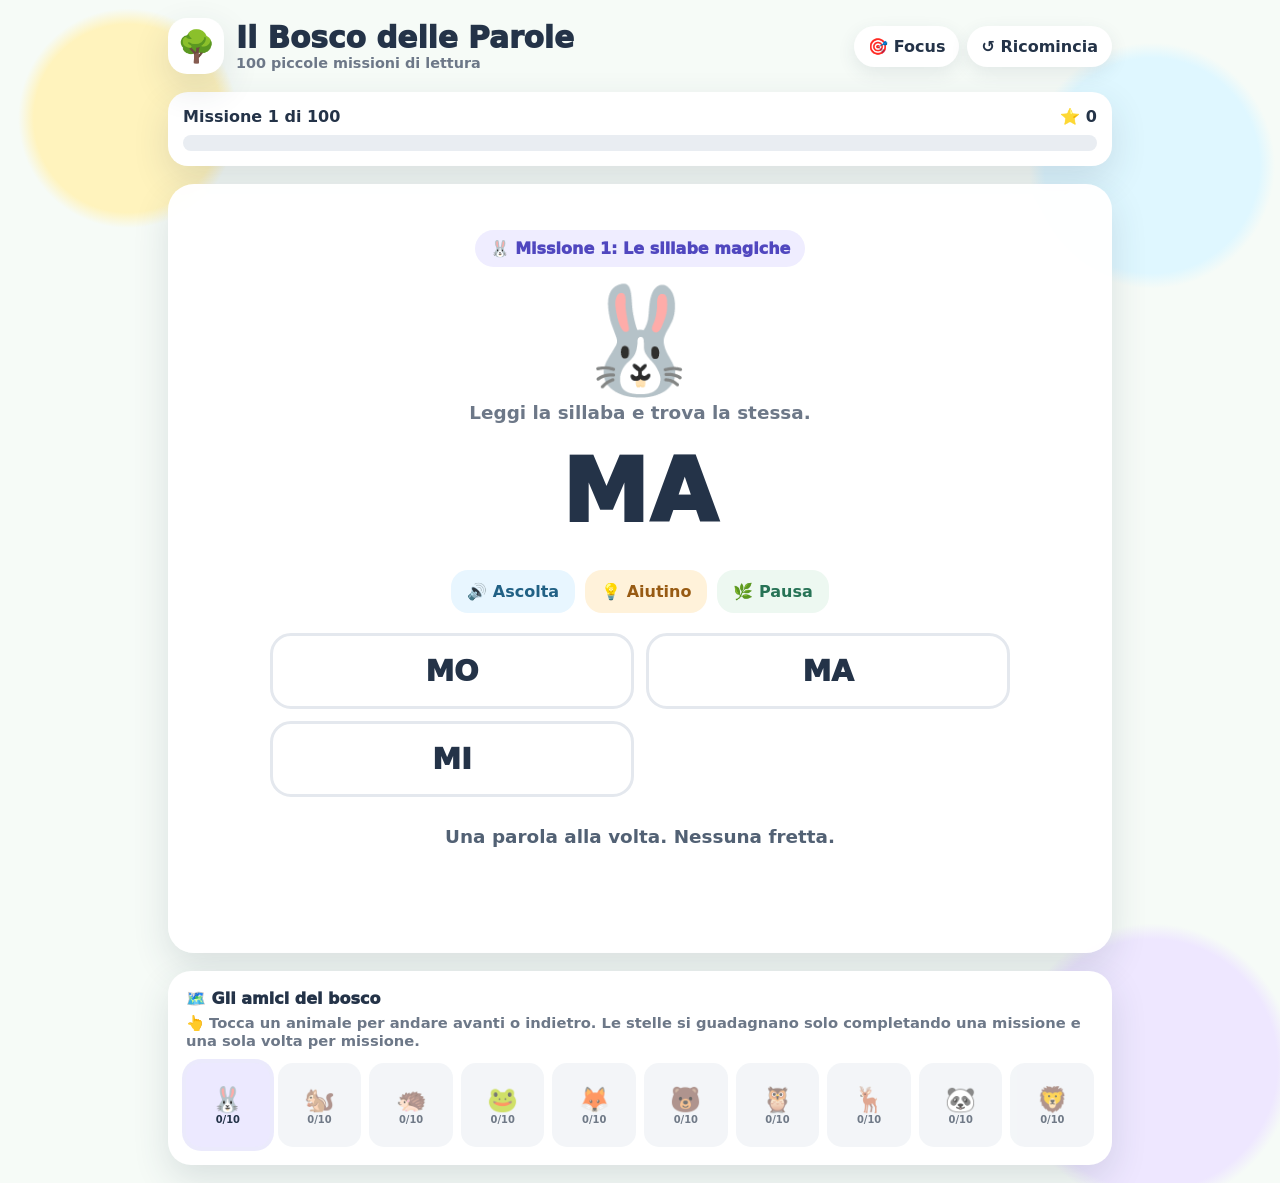
<file: Lettura/index.html>
<!DOCTYPE html>
<html lang="it">
<head>
<meta charset="UTF-8">
<meta name="viewport" content="width=device-width, initial-scale=1.0">
<meta name="theme-color" content="#6c63ff">
<title>Il Bosco delle Parole</title>
<style>
:root{--bg:#f6fbf7;--card:#fff;--ink:#243348;--muted:#6d7888;--primary:#665ce8;--primary-dark:#4e45c4;--soft:#efedff;--green:#23986a;--green-soft:#e7f8ef;--orange:#d87b19;--orange-soft:#fff1df;--shadow:0 14px 36px rgba(46,65,84,.14);--radius:26px}
*{box-sizing:border-box}html{-webkit-text-size-adjust:100%}body{margin:0;min-height:100vh;font-family:system-ui,-apple-system,BlinkMacSystemFont,"Segoe UI",sans-serif;color:var(--ink);background:radial-gradient(circle at 10% 10%,#fff3bd 0 6%,transparent 7%),radial-gradient(circle at 90% 14%,#dff7ff 0 7%,transparent 8%),radial-gradient(circle at 90% 90%,#eee7ff 0 8%,transparent 9%),var(--bg)}
button{font:inherit;-webkit-tap-highlight-color:transparent}button:focus-visible{outline:4px solid rgba(102,92,232,.25);outline-offset:3px}.app{width:min(100%,980px);margin:auto;padding:18px}.header{display:flex;justify-content:space-between;align-items:center;gap:12px;flex-wrap:wrap;margin-bottom:18px}.brand{display:flex;align-items:center;gap:12px}.logo{width:56px;height:56px;border-radius:19px;background:#fff;display:grid;place-items:center;font-size:31px;box-shadow:var(--shadow)}.title{font-size:clamp(1.25rem,4vw,1.85rem);font-weight:950}.subtitle{color:var(--muted);font-size:.9rem;font-weight:700}.headerButtons{display:flex;gap:8px}.smallButton{border:0;background:#fff;padding:11px 14px;border-radius:999px;font-weight:850;cursor:pointer;color:var(--ink);box-shadow:0 6px 18px rgba(46,65,84,.10)}
.progressCard{background:#fff;border-radius:20px;padding:15px;box-shadow:var(--shadow);margin-bottom:18px}.progressTop{display:flex;justify-content:space-between;flex-wrap:wrap;gap:10px;font-weight:900;margin-bottom:9px}.progressTrack{background:#e9edf2;height:16px;border-radius:999px;overflow:hidden}.progressBar{width:0;height:100%;background:linear-gradient(90deg,#675ce8,#8b72ff);transition:.35s ease}
.game{background:rgba(255,255,255,.97);border-radius:var(--radius);box-shadow:var(--shadow);padding:clamp(22px,5vw,46px);text-align:center}.missionBadge{display:inline-flex;align-items:center;gap:9px;border-radius:999px;background:var(--soft);color:#5047bf;font-weight:950;padding:9px 15px;margin-bottom:14px}.animal{font-size:clamp(4rem,14vw,6.5rem);line-height:1;margin:7px 0}.instruction{color:var(--muted);font-weight:800;font-size:clamp(1rem,3vw,1.15rem);margin:10px auto 18px;max-width:700px}.readingText{font-size:clamp(2.4rem,10vw,5.4rem);line-height:1.15;font-weight:950;letter-spacing:.02em;margin:20px auto 28px;max-width:850px}.readingText.sentence{font-size:clamp(1.65rem,6vw,3.4rem);line-height:1.3}.readingText.story{font-size:clamp(1.35rem,4.7vw,2.45rem);line-height:1.48;max-width:800px}.controls{display:flex;justify-content:center;flex-wrap:wrap;gap:10px;margin-bottom:20px}.listenButton,.helpButton,.pauseButton{border:0;border-radius:17px;padding:12px 16px;font-weight:900;cursor:pointer}.listenButton{background:#e8f6ff;color:#216185}.helpButton{background:#fff2da;color:#985b13}.pauseButton{background:#edf8f1;color:#277356}.answers{max-width:740px;margin:0 auto;display:grid;grid-template-columns:1fr 1fr;gap:12px}.answerButton{min-height:76px;border:3px solid #e4e8ee;border-radius:21px;background:#fff;padding:12px 16px;cursor:pointer;font-weight:950;font-size:clamp(1.18rem,4vw,1.8rem);color:var(--ink);transition:transform .12s,border-color .12s,background .12s}.answerButton:active{transform:scale(.97)}.answerButton.correct{border-color:#5fc798;background:var(--green-soft);color:#15714d}.answerButton.wrong{border-color:#f0bc73;background:var(--orange-soft);color:#9a5e18}.feedback{min-height:62px;display:grid;place-items:center;padding-top:16px;font-size:1.15rem;font-weight:900}.feedback.good{color:var(--green)}.feedback.try{color:var(--orange)}.feedback.normal{color:#526174}.pauseBox{display:none;max-width:650px;margin:15px auto 0;padding:17px;border-radius:20px;background:#f2fbf5;color:#3c6652;border:2px dashed #9ad5b4;font-weight:800;line-height:1.45}.pauseBox.show{display:block}.stars{min-height:38px;margin-top:10px;letter-spacing:3px;font-size:1.65rem}
.map{background:#fff;border-radius:23px;box-shadow:var(--shadow);padding:18px;margin-top:18px}.mapTitle{font-weight:950;margin-bottom:6px}.mapHelp{margin:0 0 14px;color:var(--muted);font-weight:750;font-size:.92rem}.animalsMap{display:grid;grid-template-columns:repeat(10,1fr);gap:8px}.animalDot{border:0;border-radius:15px;aspect-ratio:1;display:flex;flex-direction:column;align-items:center;justify-content:center;gap:1px;font-size:1.55rem;background:#edf1f5;color:var(--ink);opacity:.65;position:relative;cursor:pointer;transition:transform .15s ease,box-shadow .15s ease}.animalDot:hover{transform:scale(1.06)}.animalDot:active{transform:scale(.96)}.animalDot.current{background:#ece9ff;opacity:1;box-shadow:0 0 0 4px rgba(102,92,232,.13)}.animalDot.partial{background:#fff1df;opacity:1}.animalDot.done{background:#e7f8ef;opacity:1}.animalCount{font-size:.62rem;font-weight:900;line-height:1;color:inherit}.check{position:absolute;right:-3px;top:-5px;font-size:.75rem;background:#23986a;color:#fff;width:21px;height:21px;display:grid;place-items:center;border-radius:50%}
.overlay{position:fixed;inset:0;display:none;align-items:center;justify-content:center;background:rgba(28,38,50,.40);z-index:100;padding:20px}.overlay.show{display:flex}.modal{width:min(100%,560px);background:#fff;padding:30px;border-radius:29px;box-shadow:0 25px 80px rgba(0,0,0,.20);text-align:center}.modalEmoji{font-size:72px}.modal h2{font-size:clamp(1.8rem,7vw,2.5rem);margin:4px 0 8px}.modal p{color:var(--muted);font-size:1.08rem;line-height:1.5;font-weight:750}.primaryButton{margin-top:15px;width:100%;border:0;border-radius:19px;padding:17px;font-weight:950;color:#fff;background:var(--primary);box-shadow:0 7px 0 var(--primary-dark);font-size:1.1rem;cursor:pointer}.primaryButton:active{transform:translateY(4px);box-shadow:0 3px 0 var(--primary-dark)}.focus .map{display:none}.focus .game{max-width:760px;margin:auto}.confetti{position:fixed;top:-40px;z-index:200;font-size:26px;pointer-events:none;animation:fall 1.7s linear forwards}@keyframes fall{to{transform:translateY(110vh) rotate(600deg);opacity:.15}}
@media(max-width:720px){.animalsMap{grid-template-columns:repeat(5,1fr)}.answers{grid-template-columns:1fr}.answerButton{min-height:68px}.headerButtons{width:100%}.smallButton{flex:1}}
</style>
</head>
<body>
<main class="app" id="app">
<header class="header"><div class="brand"><div class="logo">🌳</div><div><div class="title">Il Bosco delle Parole</div><div class="subtitle">100 piccole missioni di lettura</div></div></div><div class="headerButtons"><button class="smallButton" id="focusButton">🎯 Focus</button><button class="smallButton" id="resetButton">↺ Ricomincia</button></div></header>
<section class="progressCard"><div class="progressTop"><span id="progressText">Missione 1 di 100</span><span id="starText">⭐ 0</span></div><div class="progressTrack"><div class="progressBar" id="progressBar"></div></div></section>
<section class="game"><div class="missionBadge" id="missionBadge">🐰 Missione del Coniglio</div><div class="animal" id="animalEmoji">🐰</div><div class="instruction" id="instruction">Leggi.</div><div class="readingText" id="readingText">MA</div><div class="controls"><button class="listenButton" id="listenButton">🔊 Ascolta</button><button class="helpButton" id="helpButton">💡 Aiutino</button><button class="pauseButton" id="pauseButton">🌿 Pausa</button></div><div class="answers" id="answers"></div><div class="feedback normal" id="feedback">Una parola alla volta. Nessuna fretta.</div><div class="stars" id="levelStars"></div><div class="pauseBox" id="pauseBox">🌿 Mini-pausa: guarda lontano, muovi un po' le mani e fai tre respiri. Torna quando ti senti pronto.</div></section>
<section class="map"><div class="mapTitle">🗺️ Gli amici del bosco</div><p class="mapHelp">👆 Tocca un animale per andare avanti o indietro. Le stelle si guadagnano solo completando una missione e una sola volta per missione.</p><div class="animalsMap" id="animalsMap"></div></section>
</main>
<div class="overlay" id="overlay"><div class="modal"><div class="modalEmoji" id="modalEmoji">🎉</div><h2 id="modalTitle">Missione completata!</h2><p id="modalText"></p><button class="primaryButton" id="continueButton">Continua nel bosco 🌳</button></div></div>
<script>
const TOTAL=100,PER_LEVEL=10,STORAGE_KEY="bosco-parole-progress-v3";
const animals=[{emoji:"🐰",name:"Coniglio",title:"Le sillabe magiche"},{emoji:"🐿️",name:"Scoiattolo",title:"Prime parole"},{emoji:"🦔",name:"Riccio",title:"Parole del bosco"},{emoji:"🐸",name:"Rana",title:"Trova la parola"},{emoji:"🦊",name:"Volpe",title:"Parole più lunghe"},{emoji:"🐻",name:"Orso",title:"Chi fa cosa?"},{emoji:"🦉",name:"Gufo",title:"Leggo e capisco"},{emoji:"🦌",name:"Cerbiatto",title:"Cerca gli indizi"},{emoji:"🐼",name:"Panda",title:"Mini storie"},{emoji:"🦁",name:"Leone",title:"L'avventura finale"}];
const activities=[
{type:"read",text:"MA",instruction:"Leggi la sillaba e trova la stessa.",answers:["MA","MO","MI"],correct:"MA",help:"M + A fa MA."},{type:"read",text:"ME",instruction:"Leggi la sillaba e trova la stessa.",answers:["MI","ME","MU"],correct:"ME",help:"M + E fa ME."},{type:"read",text:"MI",instruction:"Leggi la sillaba e trova la stessa.",answers:["MI","MA","MO"],correct:"MI",help:"M + I fa MI."},{type:"read",text:"LA",instruction:"Leggi la sillaba e trova la stessa.",answers:["LE","LA","LU"],correct:"LA",help:"L + A fa LA."},{type:"read",text:"LE",instruction:"Leggi la sillaba e trova la stessa.",answers:["LI","LO","LE"],correct:"LE",help:"L + E fa LE."},{type:"read",text:"PA",instruction:"Leggi la sillaba e trova la stessa.",answers:["PA","PO","PE"],correct:"PA",help:"P + A fa PA."},{type:"read",text:"PE",instruction:"Leggi la sillaba e trova la stessa.",answers:["PI","PE","PU"],correct:"PE",help:"P + E fa PE."},{type:"read",text:"SO",instruction:"Leggi la sillaba e trova la stessa.",answers:["SA","SU","SO"],correct:"SO",help:"S + O fa SO."},{type:"read",text:"CA",instruction:"Leggi la sillaba e trova la stessa.",answers:["CO","CA","CU"],correct:"CA",help:"C + A fa CA."},{type:"read",text:"TO",instruction:"Leggi la sillaba e trova la stessa.",answers:["TA","TE","TO"],correct:"TO",help:"T + O fa TO."},
{type:"picture",text:"MELA",instruction:"Leggi la parola. Quale immagine rappresenta?",answers:["🍎","🐱","☀️"],correct:"🍎",help:"ME - LA."},{type:"picture",text:"SOLE",instruction:"Leggi la parola. Quale immagine rappresenta?",answers:["🌙","☀️","🐟"],correct:"☀️",help:"SO - LE."},{type:"picture",text:"LUNA",instruction:"Leggi la parola. Quale immagine rappresenta?",answers:["🌙","🌳","🍐"],correct:"🌙",help:"LU - NA."},{type:"picture",text:"PANE",instruction:"Leggi la parola. Quale immagine rappresenta?",answers:["🍞","🐶","🚗"],correct:"🍞",help:"PA - NE."},{type:"picture",text:"CANE",instruction:"Leggi la parola. Quale immagine rappresenta?",answers:["🐶","🐸","🍎"],correct:"🐶",help:"CA - NE."},{type:"picture",text:"GATTO",instruction:"Leggi la parola. Quale immagine rappresenta?",answers:["🐭","🐱","🐻"],correct:"🐱",help:"GAT - TO."},{type:"picture",text:"PESCE",instruction:"Leggi la parola. Quale immagine rappresenta?",answers:["🐟","🐦","🐰"],correct:"🐟",help:"PE - SCE."},{type:"picture",text:"RANA",instruction:"Leggi la parola. Quale immagine rappresenta?",answers:["🐸","🦊","🐼"],correct:"🐸",help:"RA - NA."},{type:"picture",text:"CASA",instruction:"Leggi la parola. Quale immagine rappresenta?",answers:["🏠","🌈","🚲"],correct:"🏠",help:"CA - SA."},{type:"picture",text:"MANO",instruction:"Leggi la parola. Quale immagine rappresenta?",answers:["👂","✋","👃"],correct:"✋",help:"MA - NO."},
{type:"picture",text:"ALBERO",instruction:"Trova l'immagine giusta.",answers:["🌳","🌙","🐝"],correct:"🌳",help:"AL - BE - RO."},{type:"picture",text:"FIORE",instruction:"Trova l'immagine giusta.",answers:["🌸","🍞","🚗"],correct:"🌸",help:"FIO - RE."},{type:"picture",text:"APE",instruction:"Trova l'immagine giusta.",answers:["🐝","🐸","🐌"],correct:"🐝",help:"A - PE."},{type:"picture",text:"FOGLIA",instruction:"Trova l'immagine giusta.",answers:["🍂","🐟","⭐"],correct:"🍂",help:"FO - GLIA."},{type:"picture",text:"FUNGO",instruction:"Trova l'immagine giusta.",answers:["🍄","🍎","🦋"],correct:"🍄",help:"FUN - GO."},{type:"picture",text:"LUCCIOLA",instruction:"Trova l'immagine più adatta.",answers:["✨","🌊","❄️"],correct:"✨",help:"LUC - CIO - LA."},{type:"picture",text:"UCCELLO",instruction:"Trova l'immagine giusta.",answers:["🐦","🐱","🐢"],correct:"🐦",help:"UC - CEL - LO."},{type:"picture",text:"FARFALLA",instruction:"Trova l'immagine giusta.",answers:["🦋","🐌","🐙"],correct:"🦋",help:"FAR - FAL - LA."},{type:"picture",text:"LUMACA",instruction:"Trova l'immagine giusta.",answers:["🐌","🐎","🐬"],correct:"🐌",help:"LU - MA - CA."},{type:"picture",text:"NIDO",instruction:"Trova l'immagine più adatta.",answers:["🪺","🚲","🍕"],correct:"🪺",help:"NI - DO."},
{type:"choice",text:"🐱",instruction:"Quale parola corrisponde all'immagine?",answers:["GATTO","TETTO","GOMMA"],correct:"GATTO",help:"Inizia con GAT..."},{type:"choice",text:"🐶",instruction:"Quale parola corrisponde all'immagine?",answers:["PANE","CANE","LUNA"],correct:"CANE",help:"Inizia con CA..."},{type:"choice",text:"🌳",instruction:"Quale parola corrisponde all'immagine?",answers:["AEREO","APE","ALBERO"],correct:"ALBERO",help:"AL - BE - RO."},{type:"choice",text:"🍎",instruction:"Quale parola corrisponde all'immagine?",answers:["MARE","MELA","MOTO"],correct:"MELA",help:"ME - LA."},{type:"choice",text:"☀️",instruction:"Quale parola corrisponde all'immagine?",answers:["SALE","SEME","SOLE"],correct:"SOLE",help:"SO - LE."},{type:"choice",text:"🐟",instruction:"Quale parola corrisponde all'immagine?",answers:["PANE","PESCE","PIEDE"],correct:"PESCE",help:"PE - SCE."},{type:"choice",text:"🌸",instruction:"Quale parola corrisponde all'immagine?",answers:["FIUME","FORNO","FIORE"],correct:"FIORE",help:"FIO - RE."},{type:"choice",text:"🏠",instruction:"Quale parola corrisponde all'immagine?",answers:["CASA","COSA","CANE"],correct:"CASA",help:"CA - SA."},{type:"choice",text:"🌙",instruction:"Quale parola corrisponde all'immagine?",answers:["LANA","LUCE","LUNA"],correct:"LUNA",help:"LU - NA."},{type:"choice",text:"🦋",instruction:"Quale parola corrisponde all'immagine?",answers:["FORMICA","FAMIGLIA","FARFALLA"],correct:"FARFALLA",help:"FAR - FAL - LA."},
{type:"picture",text:"BANANA",instruction:"Leggi lentamente e scegli l'immagine.",answers:["🍌","🍎","🍓"],correct:"🍌",help:"BA - NA - NA."},{type:"picture",text:"BICICLETTA",instruction:"Leggi lentamente e scegli l'immagine.",answers:["🚲","🚗","✈️"],correct:"🚲",help:"BI - CI - CLET - TA."},{type:"picture",text:"ELEFANTE",instruction:"Leggi lentamente e scegli l'immagine.",answers:["🐘","🐭","🐸"],correct:"🐘",help:"E - LE - FAN - TE."},{type:"picture",text:"GIRAFFA",instruction:"Leggi lentamente e scegli l'immagine.",answers:["🦒","🦓","🦁"],correct:"🦒",help:"GI - RAF - FA."},{type:"picture",text:"COCCINELLA",instruction:"Leggi lentamente e scegli l'immagine.",answers:["🐞","🦋","🐝"],correct:"🐞",help:"COC - CI - NEL - LA."},{type:"picture",text:"TARTARUGA",instruction:"Leggi lentamente e scegli l'immagine.",answers:["🐢","🐊","🐟"],correct:"🐢",help:"TAR - TA - RU - GA."},{type:"picture",text:"ARCOBALENO",instruction:"Leggi lentamente e scegli l'immagine.",answers:["🌈","🌙","☁️"],correct:"🌈",help:"AR - CO - BA - LE - NO."},{type:"picture",text:"FRAGOLA",instruction:"Leggi lentamente e scegli l'immagine.",answers:["🍓","🍐","🍋"],correct:"🍓",help:"FRA - GO - LA."},{type:"picture",text:"POMODORO",instruction:"Leggi lentamente e scegli l'immagine.",answers:["🍅","🥕","🍌"],correct:"🍅",help:"PO - MO - DO - RO."},{type:"picture",text:"CARAMELLA",instruction:"Leggi lentamente e scegli l'immagine.",answers:["🍬","🍞","🥚"],correct:"🍬",help:"CA - RA - MEL - LA."},
{type:"question",text:"La luna brilla.",instruction:"Chi brilla?",answers:["La luna","Il sole","Il gatto"],correct:"La luna",help:"Cerca chi compie l'azione."},{type:"question",text:"La luna brilla.",instruction:"Cosa fa la luna?",answers:["Brilla","Salta","Dorme"],correct:"Brilla",help:"Cerca l'azione."},{type:"question",text:"Il gatto dorme.",instruction:"Chi dorme?",answers:["Il gatto","Il cane","La rana"],correct:"Il gatto",help:"Chi fa l'azione?"},{type:"question",text:"Il gatto dorme.",instruction:"Cosa fa il gatto?",answers:["Dorme","Corre","Vola"],correct:"Dorme",help:"Cerca l'azione."},{type:"question",text:"La rana salta.",instruction:"Chi salta?",answers:["La rana","Il pesce","La volpe"],correct:"La rana",help:"Chi compie l'azione?"},{type:"question",text:"La rana salta.",instruction:"Cosa fa la rana?",answers:["Salta","Nuota","Dorme"],correct:"Salta",help:"Cerca l'azione."},{type:"question",text:"Il cane corre.",instruction:"Chi corre?",answers:["Il cane","Il gatto","Il bambino"],correct:"Il cane",help:"Chi fa l'azione?"},{type:"question",text:"Il cane corre.",instruction:"Cosa fa il cane?",answers:["Corre","Mangia","Vola"],correct:"Corre",help:"Cerca il verbo."},{type:"question",text:"L'ape vola.",instruction:"Chi vola?",answers:["L'ape","La rana","Il pesce"],correct:"L'ape",help:"Chi compie l'azione?"},{type:"question",text:"L'ape vola.",instruction:"Cosa fa l'ape?",answers:["Vola","Corre","Dorme"],correct:"Vola",help:"Cerca l'azione."},
{type:"question",text:"Anna legge un libro sul divano.",instruction:"Chi legge?",answers:["Anna","Il libro","Il divano"],correct:"Anna",help:"Cerca la persona che compie l'azione."},{type:"question",text:"Anna legge un libro sul divano.",instruction:"Cosa legge Anna?",answers:["Un libro","Il divano","Anna"],correct:"Un libro",help:"Cerca cosa viene dopo LEGGE."},{type:"question",text:"Anna legge un libro sul divano.",instruction:"Dove legge Anna?",answers:["Sul divano","Nel libro","Con Anna"],correct:"Sul divano",help:"Cerca il luogo."},{type:"question",text:"Marco mangia una mela in cucina.",instruction:"Chi mangia?",answers:["Marco","Una mela","La cucina"],correct:"Marco",help:"Chi compie l'azione?"},{type:"question",text:"Marco mangia una mela in cucina.",instruction:"Cosa mangia Marco?",answers:["Una mela","La cucina","Marco"],correct:"Una mela",help:"Cerca cosa viene dopo MANGIA."},{type:"question",text:"Marco mangia una mela in cucina.",instruction:"Dove mangia Marco?",answers:["In cucina","Nella mela","Da Marco"],correct:"In cucina",help:"Cerca il luogo."},{type:"question",text:"Sara porta la palla al parco.",instruction:"Chi porta la palla?",answers:["Sara","La palla","Il parco"],correct:"Sara",help:"Chi compie l'azione?"},{type:"question",text:"Sara porta la palla al parco.",instruction:"Cosa porta Sara?",answers:["La palla","Il parco","Sara"],correct:"La palla",help:"Cerca l'oggetto."},{type:"question",text:"Sara porta la palla al parco.",instruction:"Dove va Sara?",answers:["Al parco","Nella palla","A casa"],correct:"Al parco",help:"Cerca il luogo."},{type:"question",text:"Il papà guida la macchina verso casa.",instruction:"Cosa guida il papà?",answers:["La macchina","La casa","La strada"],correct:"La macchina",help:"Cerca cosa viene dopo GUIDA."},
{type:"question",text:"Anna legge un libro prima di andare a letto.",instruction:"Cosa legge Anna?",answers:["Un libro","Il letto","Anna"],correct:"Un libro",help:"Cerca cosa viene dopo LEGGE."},{type:"question",text:"Anna legge un libro prima di andare a letto.",instruction:"Dove va Anna dopo aver letto?",answers:["A letto","Nel libro","Da Anna"],correct:"A letto",help:"Cerca cosa succede dopo."},{type:"question",text:"Luca mette il cappotto perché fuori fa freddo.",instruction:"Cosa mette Luca?",answers:["Il cappotto","Il freddo","Fuori"],correct:"Il cappotto",help:"Cerca l'oggetto."},{type:"question",text:"Luca mette il cappotto perché fuori fa freddo.",instruction:"Perché Luca mette il cappotto?",answers:["Perché fa freddo","Perché è fuori","Perché ha un cappotto"],correct:"Perché fa freddo",help:"La frase contiene la causa."},{type:"question",text:"Marta prende l'ombrello e cammina sotto la pioggia.",instruction:"Cosa prende Marta?",answers:["L'ombrello","La pioggia","Marta"],correct:"L'ombrello",help:"Cerca l'oggetto."},{type:"question",text:"Marta prende l'ombrello e cammina sotto la pioggia.",instruction:"Che tempo fa?",answers:["Piove","C'è il sole","Nevica"],correct:"Piove",help:"La parola PIOGGIA è un indizio."},{type:"question",text:"Paolo ha sete e beve un bicchiere d'acqua.",instruction:"Cosa beve Paolo?",answers:["Acqua","Un bicchiere","La sete"],correct:"Acqua",help:"Cerca cosa c'è nel bicchiere."},{type:"question",text:"Paolo ha sete e beve un bicchiere d'acqua.",instruction:"Perché Paolo beve?",answers:["Perché ha sete","Perché ha un bicchiere","Perché ha acqua"],correct:"Perché ha sete",help:"La causa è all'inizio."},{type:"question",text:"Giulia apre il frigorifero e prende il latte.",instruction:"Cosa apre Giulia?",answers:["Il frigorifero","Il latte","Giulia"],correct:"Il frigorifero",help:"Cerca cosa viene dopo APRE."},{type:"question",text:"Giulia apre il frigorifero e prende il latte.",instruction:"Cosa prende Giulia?",answers:["Il latte","Il frigorifero","La porta"],correct:"Il latte",help:"Cerca cosa viene dopo PRENDE."},
{type:"story",text:"Nina ha un aquilone rosso. Va al parco con il papà. Il vento fa volare l'aquilone molto in alto.",instruction:"Di che colore è l'aquilone?",answers:["Rosso","Verde","Blu"],correct:"Rosso",help:"Rileggi la prima frase."},{type:"story",text:"Nina ha un aquilone rosso. Va al parco con il papà. Il vento fa volare l'aquilone molto in alto.",instruction:"Dove va Nina?",answers:["Al parco","Dal papà","In alto"],correct:"Al parco",help:"Rileggi la seconda frase."},{type:"story",text:"Nina ha un aquilone rosso. Va al parco con il papà. Il vento fa volare l'aquilone molto in alto.",instruction:"Cosa fa volare l'aquilone?",answers:["Il vento","Il papà","Il parco"],correct:"Il vento",help:"Rileggi l'ultima frase."},{type:"story",text:"Tommaso trova una lumaca in giardino. La osserva per qualche minuto. Poi la lascia andare vicino ai fiori.",instruction:"Cosa trova Tommaso?",answers:["Una lumaca","Il giardino","Un fiore"],correct:"Una lumaca",help:"Rileggi la prima frase."},{type:"story",text:"Tommaso trova una lumaca in giardino. La osserva per qualche minuto. Poi la lascia andare vicino ai fiori.",instruction:"Dove trova la lumaca?",answers:["In giardino","Vicino ai fiori","Per qualche minuto"],correct:"In giardino",help:"Cerca il luogo nella prima frase."},{type:"story",text:"Tommaso trova una lumaca in giardino. La osserva per qualche minuto. Poi la lascia andare vicino ai fiori.",instruction:"Cosa fa Tommaso alla fine?",answers:["Lascia andare la lumaca","Trova i fiori","Entra in casa"],correct:"Lascia andare la lumaca",help:"Rileggi l'ultima frase."},{type:"story",text:"Mia prepara lo zaino per la scuola. Dentro mette un libro, una matita e una bottiglia d'acqua. Poi esce di casa.",instruction:"Perché Mia prepara lo zaino?",answers:["Per andare a scuola","Per andare a letto","Per giocare in casa"],correct:"Per andare a scuola",help:"Rileggi la prima frase."},{type:"story",text:"Mia prepara lo zaino per la scuola. Dentro mette un libro, una matita e una bottiglia d'acqua. Poi esce di casa.",instruction:"Quale di queste cose mette nello zaino?",answers:["Una matita","Una sedia","Una scarpa"],correct:"Una matita",help:"Rileggi la seconda frase."},{type:"story",text:"Il cane Bobo ha molto caldo. Cerca l'ombra di un grande albero. Quando la trova, si sdraia e riposa.",instruction:"Perché Bobo cerca l'ombra?",answers:["Perché ha caldo","Perché cerca un albero","Perché vuole correre"],correct:"Perché ha caldo",help:"La prima frase spiega il motivo."},{type:"story",text:"Il cane Bobo ha molto caldo. Cerca l'ombra di un grande albero. Quando la trova, si sdraia e riposa.",instruction:"Cosa fa Bobo dopo aver trovato l'ombra?",answers:["Si sdraia e riposa","Corre verso l'albero","Torna a casa"],correct:"Si sdraia e riposa",help:"Rileggi l'ultima frase."},
{type:"story",text:"Una mattina il piccolo leone Leo si sveglia presto. Fuori dalla tana splende il sole.",instruction:"Quando si sveglia Leo?",answers:["Presto","Di notte","Dopo pranzo"],correct:"Presto",help:"Cerca l'informazione nella prima frase."},{type:"story",text:"Una mattina il piccolo leone Leo si sveglia presto. Fuori dalla tana splende il sole.",instruction:"Cosa splende fuori dalla tana?",answers:["Il sole","La tana","Leo"],correct:"Il sole",help:"Rileggi la seconda frase."},{type:"story",text:"Leo cammina fino al fiume. Lì incontra una piccola rana verde che sembra triste.",instruction:"Dove va Leo?",answers:["Al fiume","Nella tana","Dalla rana"],correct:"Al fiume",help:"Cerca il luogo nella prima frase."},{type:"story",text:"Leo cammina fino al fiume. Lì incontra una piccola rana verde che sembra triste.",instruction:"Come sembra la rana?",answers:["Triste","Verde","Piccola"],correct:"Triste",help:"Attenzione: verde e piccola descrivono la rana, ma la domanda chiede come si sente."},{type:"story",text:"La rana racconta a Leo di aver perso la sua grande foglia verde vicino agli alberi.",instruction:"Cosa ha perso la rana?",answers:["Una foglia","Gli alberi","Il fiume"],correct:"Una foglia",help:"Cerca cosa viene dopo PERSO."},{type:"story",text:"Leo cerca vicino agli alberi. Guarda sotto i cespugli e tra i fiori, ma non trova la foglia.",instruction:"Dove cerca Leo?",answers:["Vicino agli alberi","Nel fiume","Dentro la tana"],correct:"Vicino agli alberi",help:"È scritto all'inizio."},{type:"story",text:"Una farfalla vede Leo e gli mostra una grande foglia verde nascosta dietro un sasso.",instruction:"Chi aiuta Leo?",answers:["Una farfalla","Una foglia","Un sasso"],correct:"Una farfalla",help:"Cerca chi compie l'azione MOSTRA."},{type:"story",text:"Una farfalla vede Leo e gli mostra una grande foglia verde nascosta dietro un sasso.",instruction:"Dove si trova la foglia?",answers:["Dietro un sasso","Sopra la farfalla","Vicino al fiume"],correct:"Dietro un sasso",help:"Rileggi le ultime parole."},{type:"story",text:"Leo porta la foglia alla rana. La rana sorride, lo ringrazia e torna felice verso lo stagno.",instruction:"Perché la rana è felice?",answers:["Ha ritrovato la foglia","Va verso lo stagno","Ha incontrato Leo"],correct:"Ha ritrovato la foglia",help:"Pensa a ciò che è successo nella storia."},{type:"story",text:"Quando il sole tramonta, Leo torna alla tana. È stanco ma fiero perché ha aiutato una nuova amica.",instruction:"Perché Leo è fiero?",answers:["Perché ha aiutato un'amica","Perché è stanco","Perché il sole tramonta"],correct:"Perché ha aiutato un'amica",help:"Cerca la causa dopo PERCHÉ."}
];
let state={index:0,stars:0,solved:[],focus:false,locked:false};
const $=id=>document.getElementById(id),missionBadge=$("missionBadge"),animalEmoji=$("animalEmoji"),instruction=$("instruction"),readingText=$("readingText"),answers=$("answers"),feedback=$("feedback"),progressText=$("progressText"),progressBar=$("progressBar"),starText=$("starText"),levelStars=$("levelStars"),overlay=$("overlay"),modalEmoji=$("modalEmoji"),modalTitle=$("modalTitle"),modalText=$("modalText"),continueButton=$("continueButton");
function isSolved(i){return state.solved.includes(i)}
function solvedInLevel(level){const first=level*PER_LEVEL,last=first+PER_LEVEL;return state.solved.filter(i=>i>=first&&i<last).length}
function safeStorageSet(key,value){try{window.localStorage.setItem(key,value);return true}catch(e){return false}}
function safeStorageGet(key){try{return window.localStorage.getItem(key)}catch(e){return null}}
function safeStorageRemove(key){try{window.localStorage.removeItem(key);return true}catch(e){return false}}
function safeConfirm(message){try{if(typeof window.confirm==="function")return window.confirm(message)}catch(e){}return true}
function stopSpeech(){try{if(window.speechSynthesis&&typeof window.speechSynthesis.cancel==="function")window.speechSynthesis.cancel()}catch(e){}}
function saveProgress(){safeStorageSet(STORAGE_KEY,JSON.stringify({index:state.index,stars:state.stars,solved:state.solved}))}
function loadProgress(){try{const saved=JSON.parse(safeStorageGet(STORAGE_KEY));if(saved&&Number.isInteger(saved.index)&&saved.index>=0&&saved.index<TOTAL){state.index=saved.index;state.solved=Array.isArray(saved.solved)?saved.solved:[];state.stars=state.solved.length}}catch(e){}}
function getLevel(){return Math.min(9,Math.floor(state.index/PER_LEVEL))}
function shuffle(array){const copy=[...array];for(let i=copy.length-1;i>0;i--){const j=Math.floor(Math.random()*(i+1));[copy[i],copy[j]]=[copy[j],copy[i]]}return copy}
function renderMap(){const map=$("animalsMap");map.innerHTML="";const currentLevel=getLevel();animals.forEach((animal,index)=>{const count=solvedInLevel(index),item=document.createElement("button");item.type="button";item.className="animalDot"+(count===PER_LEVEL?" done":count>0?" partial":"")+(index===currentLevel?" current":"");item.title=`Vai al livello ${index+1}: ${animal.name}`;item.setAttribute("aria-label",`Vai al livello ${index+1}, ${animal.name}. ${count} missioni completate su 10.`);const emoji=document.createElement("span");emoji.textContent=animal.emoji;const counter=document.createElement("span");counter.className="animalCount";counter.textContent=`${count}/10`;item.append(emoji,counter);if(count===PER_LEVEL){const check=document.createElement("span");check.className="check";check.textContent="✓";item.appendChild(check)}item.addEventListener("click",()=>{if(index===currentLevel)return;requestLevelChange(index)});map.appendChild(item)})}
function requestLevelChange(levelIndex){const current=getLevel(),direction=levelIndex>current?"avanti":"indietro",target=levelIndex*PER_LEVEL+1,animal=animals[levelIndex],ok=safeConfirm(`Vuoi andare ${direction} da ${animal.emoji} ${animal.name}?\n\nRipartirai dalla missione ${target}.\nLe stelle già guadagnate resteranno salvate.`);if(ok)goToLevel(levelIndex)}
function goToLevel(levelIndex){stopSpeech();overlay.classList.remove("show");state.index=levelIndex*PER_LEVEL;state.locked=false;$("pauseBox").classList.remove("show");$("pauseButton").textContent="🌿 Pausa";saveProgress();render()}
function render(){state.locked=false;if(state.index>=TOTAL){finishGame();return}const activity=activities[state.index],level=getLevel(),animal=animals[level];missionBadge.textContent=`${animal.emoji} Missione ${level+1}: ${animal.title}`;animalEmoji.textContent=animal.emoji;instruction.textContent=activity.instruction;readingText.textContent=activity.text;readingText.classList.remove("sentence","story");if(activity.type==="story")readingText.classList.add("story");else if(activity.text.length>16)readingText.classList.add("sentence");progressText.textContent=`Missione ${state.index+1} di ${TOTAL}`;progressBar.style.width=`${state.index}%`;starText.textContent=`⭐ ${state.stars}`;levelStars.textContent="⭐".repeat(solvedInLevel(level));feedback.className="feedback normal";feedback.textContent=isSolved(state.index)?"✅ Questa missione è già stata completata. Puoi rifarla, ma non darà una seconda stella.":level<=4?"Una parola alla volta. Nessuna fretta.":"Leggi con calma e cerca gli indizi nella frase.";renderAnswers(activity);renderMap();saveProgress()}
function renderAnswers(activity){answers.innerHTML="";shuffle(activity.answers).forEach(answer=>{const button=document.createElement("button");button.className="answerButton";button.type="button";button.textContent=answer;button.addEventListener("click",()=>checkAnswer(answer,button));answers.appendChild(button)})}
function checkAnswer(answer,button){if(state.locked)return;const currentIndex=state.index,activity=activities[currentIndex];if(answer===activity.correct){state.locked=true;button.classList.add("correct");const firstTime=!isSolved(currentIndex);if(firstTime){state.solved.push(currentIndex);state.solved.sort((a,b)=>a-b);state.stars=state.solved.length}starText.textContent=`⭐ ${state.stars}`;levelStars.textContent="⭐".repeat(solvedInLevel(getLevel()));feedback.className="feedback good";feedback.textContent=firstTime?randomGoodMessage():"✅ Giusto! Questa missione era già completata, quindi la stella era già tua.";playTone(true);setTimeout(()=>{state.index++;saveProgress();if(state.index>=TOTAL){render();return}const completedLevel=state.index/PER_LEVEL-1;if(state.index%PER_LEVEL===0&&solvedInLevel(completedLevel)===PER_LEVEL)showLevelComplete(completedLevel);else render()},700)}else{button.classList.add("wrong");feedback.className="feedback try";feedback.textContent=randomTryMessage();playTone(false);setTimeout(()=>button.classList.remove("wrong"),650)}}
function randomGoodMessage(){const m=["🌟 Grande! Missione riuscita!","🎉 Esatto! Continua così!","🦋 Perfetto! Hai trovato la risposta!","🚀 Super lettore!","✨ Giusto! Un'altra stella!"];return m[Math.floor(Math.random()*m.length)]}
function randomTryMessage(){const m=["🙂 Quasi! Rileggi con calma.","🌱 Nessun problema. Cerca un indizio nel testo.","💪 Puoi riprovare: non perdi nulla.","👀 Guarda bene la frase e prova ancora.","🧩 Quale parola del testo può aiutarti?"];return m[Math.floor(Math.random()*m.length)]}
$("helpButton").addEventListener("click",()=>{if(state.index>=TOTAL)return;feedback.className="feedback normal";feedback.textContent="💡 "+activities[state.index].help});
$("listenButton").addEventListener("click",speakCurrent);function speakCurrent(){if(!("speechSynthesis" in window)){feedback.textContent="🔇 La voce non è disponibile su questo browser.";return}if(state.index>=TOTAL)return;const activity=activities[state.index];window.speechSynthesis.cancel();const utterance=new SpeechSynthesisUtterance(activity.text);utterance.lang="it-IT";utterance.rate=activity.type==="story"?.78:.72;utterance.pitch=1.03;window.speechSynthesis.speak(utterance)}
function playTone(correct){try{const ctx=new(window.AudioContext||window.webkitAudioContext)(),oscillator=ctx.createOscillator(),gain=ctx.createGain();oscillator.type="sine";oscillator.frequency.value=correct?660:250;gain.gain.value=.04;oscillator.connect(gain);gain.connect(ctx.destination);oscillator.start();setTimeout(()=>{oscillator.stop();ctx.close()},correct?130:90)}catch(e){}}
$("pauseButton").addEventListener("click",()=>{const box=$("pauseBox");box.classList.toggle("show");$("pauseButton").textContent=box.classList.contains("show")?"✅ Torno":"🌿 Pausa"});
$("focusButton").addEventListener("click",()=>{state.focus=!state.focus;$("app").classList.toggle("focus",state.focus);$("focusButton").textContent=state.focus?"🗺️ Mappa":"🎯 Focus"});
$("resetButton").addEventListener("click",()=>{if(!safeConfirm("Vuoi ricominciare dal Coniglio e cancellare il progresso?"))return;safeStorageRemove(STORAGE_KEY);location.reload()});
function showLevelComplete(completedLevel){const completedAnimal=animals[completedLevel],nextAnimal=animals[completedLevel+1];confetti();modalEmoji.textContent=completedAnimal.emoji+" ⭐";modalTitle.textContent="Missione completata!";modalText.textContent=`Hai completato tutte le 10 missioni di ${completedAnimal.name}! Ora ${nextAnimal.emoji} ${nextAnimal.name} ti aspetta con una nuova avventura.`;continueButton.textContent=`Vai da ${nextAnimal.emoji} ${nextAnimal.name}`;overlay.classList.add("show")}
continueButton.addEventListener("click",()=>{overlay.classList.remove("show");if(state.solved.length===TOTAL){safeStorageRemove(STORAGE_KEY);state={index:0,stars:0,solved:[],focus:false,locked:false}}render()});
function finishGame(){if(state.solved.length<TOTAL){state.index=TOTAL-1;progressText.textContent=`Hai completato ${state.solved.length} missioni su ${TOTAL}`;progressBar.style.width="100%";feedback.className="feedback normal";feedback.textContent=`🗺️ Hai raggiunto la fine del percorso, ma hai completato ${state.solved.length} missioni su ${TOTAL}. Usa la mappa per tornare dagli animali che vuoi completare.`;renderMap();saveProgress();return}progressBar.style.width="100%";progressText.textContent="100 missioni completate!";missionBadge.textContent="🏆 Grande Lettore del Bosco";animalEmoji.textContent="🦁";instruction.textContent="Hai aiutato tutti gli animali!";readingText.textContent="MISSIONE COMPLETATA";readingText.classList.remove("story");readingText.classList.add("sentence");answers.innerHTML="";levelStars.textContent="";feedback.className="feedback good";feedback.textContent="🌟 Hai letto parole, frasi e storie e hai cercato gli indizi nel testo!";renderMap();confetti();modalEmoji.textContent="🏆🌳";modalTitle.textContent="Grande Lettore del Bosco!";modalText.textContent=`Hai completato tutte le 100 missioni e conquistato ${state.stars} stelle. Hai imparato non soltanto a leggere, ma anche a capire ciò che leggi!`;continueButton.textContent="Gioca di nuovo 🌳";overlay.classList.add("show")}
function confetti(){const symbols=["⭐","🌿","✨","🦋","🌸"];for(let i=0;i<18;i++){const el=document.createElement("span");el.className="confetti";el.textContent=symbols[Math.floor(Math.random()*symbols.length)];el.style.left=(5+Math.random()*90)+"vw";el.style.animationDelay=(Math.random()*.3)+"s";document.body.appendChild(el);setTimeout(()=>el.remove(),2100)}}
if(activities.length!==TOTAL)console.error("ERRORE: devono esserci 100 attività. Attualmente sono:",activities.length);loadProgress();render();
</script>
</body>
</html>
</file>
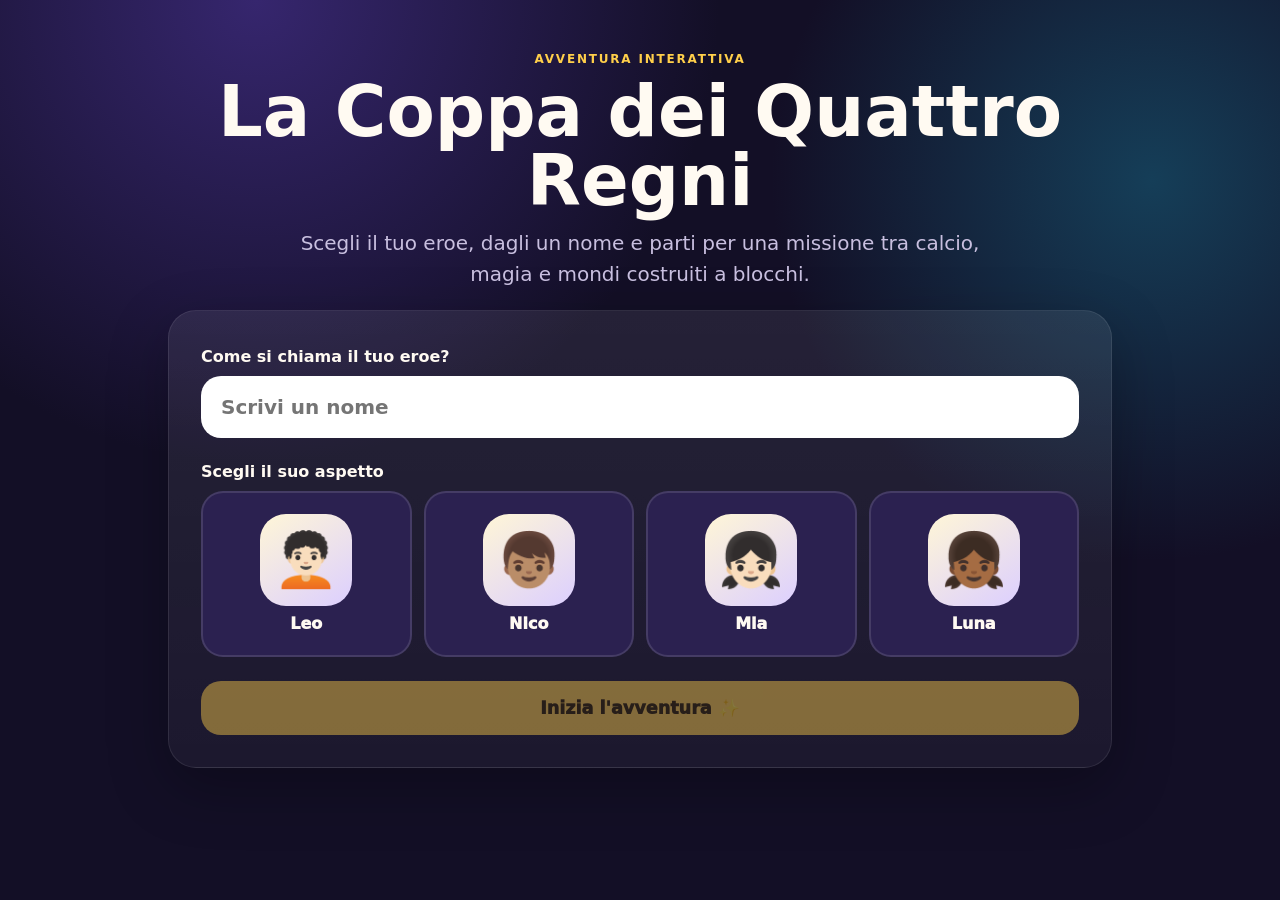
<file: LetturaAvventura/index.html>
<!doctype html>
<html lang="it">
<head>
  <meta charset="utf-8" />
  <meta name="viewport" content="width=device-width,initial-scale=1,viewport-fit=cover" />
  <meta name="theme-color" content="#241a44" />
  <title>La Coppa dei Quattro Regni</title>
  <link rel="manifest" href="manifest.webmanifest" />
  <link rel="stylesheet" href="styles.css" />
</head>
<body>
  <main class="app-shell">
    <section id="setup-screen" class="screen active">
      <div class="hero-card">
        <div class="eyebrow">Avventura interattiva</div>
        <h1>La Coppa dei Quattro Regni</h1>
        <p>Scegli il tuo eroe, dagli un nome e parti per una missione tra calcio, magia e mondi costruiti a blocchi.</p>
      </div>

      <div class="panel">
        <label class="field-label" for="player-name">Come si chiama il tuo eroe?</label>
        <input id="player-name" class="name-input" maxlength="18" autocomplete="off" placeholder="Scrivi un nome" />

        <div class="field-label avatar-title">Scegli il suo aspetto</div>
        <div id="avatar-grid" class="avatar-grid" aria-label="Scegli un avatar"></div>

        <button id="start-button" class="primary-button" disabled>Inizia l'avventura ✨</button>
        <button id="continue-button" class="secondary-button hidden">Continua l'avventura</button>
      </div>
    </section>

    <section id="game-screen" class="screen">
      <header class="game-header">
        <button id="home-button" class="icon-button" aria-label="Torna all'inizio">⌂</button>
        <div class="progress-wrap">
          <div class="progress-label"><span id="chapter-label">Capitolo 1</span><span id="scene-count">1/100</span></div>
          <div class="progress-track"><div id="progress-bar" class="progress-bar"></div></div>
        </div>
        <button id="audio-button" class="icon-button" aria-label="Ascolta la scena">🔊</button>
      </header>

      <article class="story-card">
        <div id="scene-art" class="scene-art" role="img" aria-label="Illustrazione della scena"></div>
        <div class="story-content">
          <div class="story-meta"><span id="scene-kicker">Lo stadio incantato</span><span id="inventory-pill">🎒 0</span></div>
          <h2 id="scene-title"></h2>
          <p id="scene-text" class="story-text"></p>
          <div id="choices" class="choices"></div>
        </div>
      </article>
    </section>
  </main>

  <div id="toast" class="toast" aria-live="polite"></div>

  <script src="story.js"></script>
  <script src="app.js"></script>
</body>
</html>
</file>
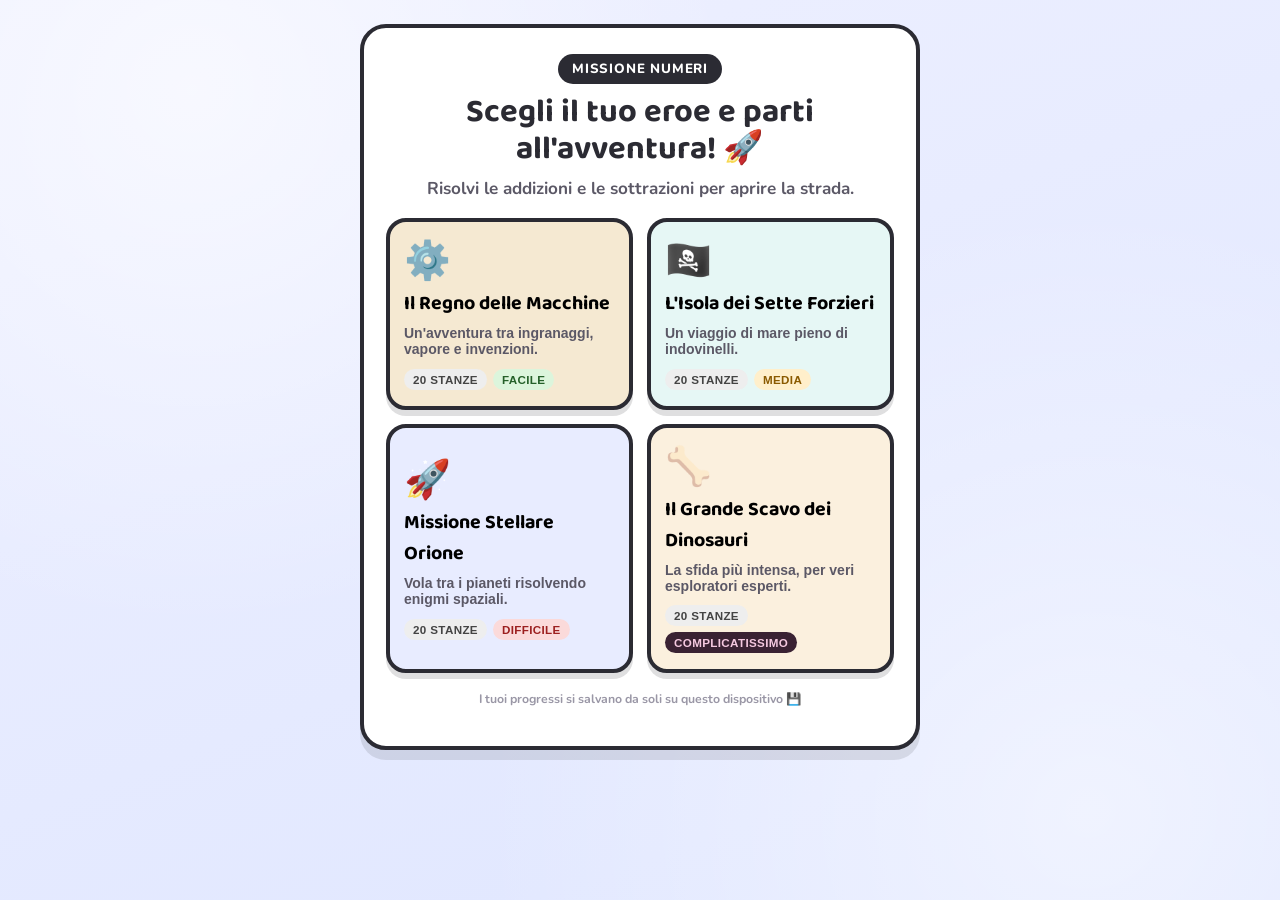
<file: MissioneNumeri/index.html>
<!DOCTYPE html>
<html lang="it">
<head>
<meta charset="UTF-8">
<meta name="viewport" content="width=device-width, initial-scale=1.0, maximum-scale=1">
<title>Missione Numeri — L'Avventura dei Calcoli</title>
<link rel="preconnect" href="https://fonts.googleapis.com">
<link href="https://fonts.googleapis.com/css2?family=Baloo+2:wght@500;700;800&family=Nunito:wght@500;700;800&display=swap" rel="stylesheet">
<style>
  :root{
    --ink:#2b2b33;
    --shell-bg-1:#eef0ff;
    --shell-bg-2:#dfe6ff;
    --paper:#ffffff;
    --shadow: 0 10px 0 rgba(43,43,51,0.12);
    --radius: 26px;

    /* theme accents get overridden per-world via data-theme on <body> */
    --primary:#8B5FBF;
    --primary-dark:#6C3FA0;
    --accent:#FFD166;
    --tint:#F3E8FF;
  }

  body[data-theme="castello"]{ --primary:#9C6B2E; --primary-dark:#6E4A1D; --accent:#D8B03C; --tint:#F5E9D2; }
  body[data-theme="pirati"]{ --primary:#0E7C7B; --primary-dark:#0A5958; --accent:#F4A63C; --tint:#E6F7F5; }
  body[data-theme="spazio"]{ --primary:#2541B2; --primary-dark:#1B2F82; --accent:#00C2D1; --tint:#E8ECFF; }
  body[data-theme="dino"]{ --primary:#8C5A2B; --primary-dark:#6B421C; --accent:#7FB069; --tint:#FBF0DE; }

  html{ font-size:107%; }
  *{ box-sizing:border-box; }
  html,body{ height:100%; }
  body{
    margin:0;
    min-height:100vh;
    font-family:'Nunito', sans-serif;
    color:var(--ink);
    background:
      radial-gradient(circle at 15% 10%, rgba(255,255,255,0.6), transparent 40%),
      radial-gradient(circle at 85% 90%, rgba(255,255,255,0.5), transparent 45%),
      linear-gradient(160deg, var(--shell-bg-1), var(--shell-bg-2));
    display:flex;
    align-items:flex-start;
    justify-content:center;
    padding:24px 14px 60px;
    transition: background 0.6s ease;
  }

  h1,h2,h3, .display{ font-family:'Baloo 2', sans-serif; margin:0; }

  .stage{ width:100%; max-width:560px; }

  .card{
    background:var(--paper);
    border-radius:var(--radius);
    border:4px solid var(--ink);
    box-shadow: var(--shadow);
    padding:26px 22px;
  }

  /* ---------- HOME ---------- */
  .home-header{ text-align:center; margin-bottom:18px; }
  .home-header .kicker{
    display:inline-block; background:var(--ink); color:#fff; font-weight:800;
    padding:6px 14px; border-radius:999px; font-size:0.78rem; letter-spacing:0.06em;
    text-transform:uppercase; margin-bottom:10px;
  }
  .home-header h1{ font-size:1.9rem; line-height:1.15; color:var(--ink); }
  .home-header p{ margin-top:8px; font-weight:700; color:#5b5866; font-size:1rem; }

  .world-grid{ display:grid; grid-template-columns:1fr 1fr; gap:14px; margin-top:18px; }
  @media (max-width:420px){ .world-grid{ grid-template-columns:1fr; } }

  .world-card{
    cursor:pointer; border:4px solid var(--ink); border-radius:20px; padding:16px 14px;
    text-align:left; background:#fff; position:relative; overflow:hidden;
    transition: transform 0.15s ease, box-shadow 0.15s ease;
    box-shadow: 0 6px 0 rgba(43,43,51,0.15);
  }
  .world-card:hover{ transform:translateY(-3px); }
  .world-card:active{ transform:translateY(2px); box-shadow:0 2px 0 rgba(43,43,51,0.15); }
  .world-card .emoji{ font-size:2.2rem; display:block; margin-bottom:6px; }
  .world-card h3{ font-size:1.15rem; }
  .world-card p{ font-size:0.82rem; font-weight:700; color:#5b5866; margin:6px 0 10px; min-height:2.4em; }
  .world-card .meta{ display:flex; gap:6px; flex-wrap:wrap; }
  .badge{ font-size:0.68rem; font-weight:800; padding:4px 9px; border-radius:999px; text-transform:uppercase; letter-spacing:0.03em; }
  .badge.stanze{ background:#eee; color:#444; }
  .badge.diff-facile{ background:#DCF5DC; color:#256029; }
  .badge.diff-media{ background:#FFEFCB; color:#8a5a00; }
  .badge.diff-difficile{ background:#FBDADA; color:#9c1f1f; }
  .badge.diff-complicatissimo{ background:#3a2233; color:#f5c9e0; }
  .world-card[data-c="castello"]{ background:#F5E9D2; }
  .world-card[data-c="pirati"]{ background:#E6F7F5; }
  .world-card[data-c="spazio"]{ background:#E8ECFF; }
  .world-card[data-c="dino"]{ background:#FBF0DE; }
  .progress-pill{
    position:absolute; top:10px; right:10px; background:var(--ink); color:#fff;
    font-size:0.68rem; font-weight:800; padding:3px 9px; border-radius:999px;
  }

  /* ---------- BRIEFING ---------- */
  .briefing .emoji-big{ font-size:3.2rem; text-align:center; display:block; margin-bottom:6px; }
  .briefing h2{ text-align:center; font-size:1.5rem; color:var(--primary-dark); }
  .briefing .story-text{ font-weight:700; font-size:1.12rem; line-height:1.6; color:#3d3a45; margin:14px 0; text-align:center; }
  .btn-row{ display:flex; gap:10px; margin-top:16px; flex-wrap:wrap; justify-content:center; }

  button.btn{
    font-family:'Baloo 2', sans-serif; font-size:1.05rem; font-weight:700;
    border:4px solid var(--ink); border-radius:16px; padding:12px 22px; cursor:pointer;
    background:var(--accent); color:var(--ink); box-shadow:0 5px 0 rgba(43,43,51,0.35);
    transition: transform 0.1s ease, box-shadow 0.1s ease;
  }
  button.btn:hover{ transform:translateY(-2px); }
  button.btn:active{ transform:translateY(3px); box-shadow:0 1px 0 rgba(43,43,51,0.35); }
  button.btn.secondary{ background:#fff; }
  button.btn.primary{ background:var(--primary); color:#fff; }
  button.btn.small{ font-size:0.85rem; padding:8px 14px; border-width:3px; box-shadow:0 3px 0 rgba(43,43,51,0.35); }
  button.btn:disabled{ opacity:0.45; cursor:not-allowed; }
  .link-btn{
    background:none; border:none; text-decoration:underline; font-weight:800; color:#5b5866;
    cursor:pointer; font-family:'Nunito',sans-serif; font-size:0.85rem;
  }

  /* ---------- GAME ---------- */
  .top-bar{ display:flex; align-items:center; justify-content:space-between; margin-bottom:14px; }
  .stars{ font-weight:800; font-family:'Baloo 2'; color:var(--primary-dark); font-size:1rem; }
  .exit-x{ background:none; border:none; font-size:1.3rem; cursor:pointer; color:#8a8794; }

  .trail{ display:flex; align-items:center; overflow-x:auto; gap:0; padding:6px 2px 16px; }
  .trail-step{
    width:34px; height:34px; min-width:34px; border-radius:50%; display:flex; align-items:center; justify-content:center;
    font-size:0.95rem; border:3px solid var(--ink); background:#fff; position:relative; z-index:1;
  }
  .trail-step.done{ background:var(--accent); }
  .trail-step.current{ background:var(--primary); color:#fff; box-shadow:0 0 0 4px var(--tint); }
  .trail-step.todo{ background:#f1f1f4; color:#bbb; border-color:#ddd; }
  .trail-line{ height:4px; width:16px; background:var(--ink); min-width:16px; }
  .trail-line.done{ background:var(--accent); }
  .trail-line.todo{ background:#ddd; }

  .story-box{
    background:var(--tint); border:3px dashed var(--primary); border-radius:16px; padding:14px 16px;
    font-weight:700; font-size:1.08rem; line-height:1.6; color:#3d3a45; margin-bottom:16px;
  }

  .problem-box{ text-align:center; margin:18px 0; }
  .problem-index{ font-size:0.8rem; font-weight:800; color:#8a8794; text-transform:uppercase; letter-spacing:0.05em; margin-bottom:6px;}
  .prompt-text{ font-weight:800; font-size:1.08rem; color:var(--ink); line-height:1.5; margin:6px 0 14px; }
  .equation{ font-family:'Baloo 2'; font-size:2.4rem; font-weight:800; color:var(--ink); display:flex; align-items:center; justify-content:center; gap:10px; flex-wrap:wrap; margin-bottom:10px;}
  .equation .blank{ color:var(--primary); }
  .numeric-area{ margin-top:6px; }
  input.answer{
    width:92px; font-family:'Baloo 2'; font-size:2rem; text-align:center; font-weight:700;
    border:4px solid var(--ink); border-radius:14px; padding:6px 4px; color:var(--primary-dark);
    background:#fff;
  }
  input.answer:focus{ outline:3px solid var(--accent); }

  /* insiemi/conteggio */
  .emoji-grid{
    display:flex; flex-wrap:wrap; justify-content:center; gap:7px; font-size:1.5rem;
    background:var(--tint); border-radius:16px; padding:14px; margin-bottom:12px;
  }
  .emoji-grid span{ line-height:1; }

  /* forme */
  .shape-visual{ font-size:4rem; color:var(--primary); margin-bottom:8px; }

  /* sequenze */
  .sequence-visual{ display:flex; justify-content:center; gap:10px; flex-wrap:wrap; margin-bottom:10px; }
  .seq-item{
    font-family:'Baloo 2'; font-weight:800; font-size:1.3rem; min-width:44px; padding:8px 4px;
    border:3px solid var(--ink); border-radius:12px; background:#fff;
  }

  /* scelta multipla */
  .choice-area{ display:flex; flex-wrap:wrap; gap:10px; justify-content:center; margin-top:10px; }
  .choice-btn{
    font-family:'Baloo 2', sans-serif; font-size:1rem; font-weight:700; cursor:pointer;
    border:4px solid var(--ink); border-radius:14px; padding:12px 16px; background:#fff; color:var(--ink);
    box-shadow:0 4px 0 rgba(43,43,51,0.25); transition:transform 0.1s ease;
  }
  .choice-btn:hover{ transform:translateY(-2px); }
  .choice-btn:disabled{ opacity:0.6; cursor:default; }
  .choice-btn.choice-correct{ background:#DCF5DC; border-color:#256029; }
  .choice-btn.choice-wrong{ background:#FBDADA; border-color:#9c1f1f; }

  /* colonna con riporto/prestito */
  .column-area{ margin-bottom:12px; }
  .column-op{ background:#f7f6fb; border-radius:16px; padding:14px; }
  .column-grid{
    display:grid; grid-template-columns:auto auto; justify-content:center; column-gap:2px; row-gap:2px;
    font-family:'Baloo 2'; font-weight:800; font-size:1.6rem; color:var(--ink); width:fit-content; margin:0 auto;
  }
  .col-cell{ width:46px; text-align:center; position:relative; }
  .op-cell{ text-align:left; }
  .result-cell{ color:var(--primary-dark); }
  .carry-mark{ position:absolute; top:-14px; left:6px; font-size:0.9rem; color:#c22b2b; }
  .col-line{ grid-column:1 / span 2; border-top:3px solid var(--ink); margin:4px 0; }
  .borrow-note{ font-size:0.78rem; font-weight:700; color:#5b5866; text-align:center; margin-bottom:6px; }
  .column-explain{ font-size:0.82rem; font-weight:700; color:#5b5866; text-align:center; margin:10px 0 0; line-height:1.4; }

  /* colonna con riporto/prestito — mostrata solo dentro il box Aiuto, come esempio */
  .feedback{ min-height:1.6em; text-align:center; font-weight:800; font-family:'Baloo 2'; margin-top:10px; font-size:1.05rem; }
  .feedback.ok{ color:#2b8a3e; }
  .feedback.no{ color:#c22b2b; }
  .hint-box{ text-align:center; font-size:0.9rem; font-weight:700; color:#5b5866; margin-top:8px; background:#f7f6fb; border-radius:14px; padding:10px 12px; display:none;}
  .hint-box.show{ display:block; }
  .teaching-intro{ font-size:0.86rem; font-weight:800; color:var(--primary-dark); margin:0 0 8px; line-height:1.4; }
  .column-op{ background:#fff; border:3px solid var(--primary); border-radius:16px; padding:14px; margin-top:4px; }
  .column-grid{
    display:grid; grid-template-columns:auto auto; justify-content:center; column-gap:2px; row-gap:2px;
    font-family:'Baloo 2'; font-weight:800; font-size:1.6rem; color:var(--ink); width:fit-content; margin:0 auto;
  }
  .col-cell{ width:46px; text-align:center; position:relative; }
  .op-cell{ text-align:left; }
  .result-cell{ color:var(--primary-dark); }
  .carry-mark{ position:absolute; top:-14px; left:6px; font-size:0.9rem; color:#c22b2b; }
  .col-line{ grid-column:1 / span 2; border-top:3px solid var(--ink); margin:4px 0; }
  .borrow-note{ font-size:0.78rem; font-weight:700; color:#5b5866; text-align:center; margin-bottom:6px; }
  .column-explain{ font-size:0.84rem; font-weight:700; color:#5b5866; text-align:center; margin:10px 0 0; line-height:1.45; }

  .center-row{ display:flex; justify-content:center; gap:10px; margin-top:14px; flex-wrap:wrap; }

  /* ---------- VICTORY ---------- */
  .victory .emoji-big{ font-size:3.6rem; text-align:center; display:block; }
  .victory h2{ text-align:center; font-size:1.6rem; color:var(--primary-dark); margin-top:6px; }
  .victory p{ text-align:center; font-weight:700; color:#3d3a45; margin-top:10px; line-height:1.5; }
  .victory .stars-final{ text-align:center; font-family:'Baloo 2'; font-size:1.8rem; margin:14px 0; color:var(--primary-dark); }

  .hidden{ display:none !important; }

  .footer-note{ text-align:center; font-size:0.72rem; color:#9a97a6; margin-top:18px; font-weight:700; }

  @media (prefers-reduced-motion: reduce){
    .world-card, button.btn{ transition:none; }
  }
</style>
</head>
<body data-theme="castello">

<div class="stage">

  <!-- ===================== HOME SCREEN ===================== -->
  <section id="screen-home" class="card">
    <div class="home-header">
      <span class="kicker">Missione Numeri</span>
      <h1>Scegli il tuo eroe e parti all'avventura! 🚀</h1>
      <p>Risolvi le addizioni e le sottrazioni per aprire la strada.</p>
    </div>
    <div class="world-grid" id="world-grid"></div>
    <p class="footer-note">I tuoi progressi si salvano da soli su questo dispositivo 💾</p>
  </section>

  <!-- ===================== BRIEFING SCREEN ===================== -->
  <section id="screen-briefing" class="card briefing hidden">
    <span class="emoji-big" id="briefing-emoji"></span>
    <h2 id="briefing-title"></h2>
    <div class="story-text" id="briefing-text"></div>
    <div class="btn-row">
      <button class="btn primary" id="btn-start">Comincia l'avventura</button>
      <button class="btn secondary" id="btn-continue">Continua ▶️</button>
    </div>
    <div class="btn-row">
      <button class="link-btn" id="btn-back-home-1">⬅ Torna alla scelta dell'eroe</button>
    </div>
  </section>

  <!-- ===================== GAME SCREEN ===================== -->
  <section id="screen-game" class="card hidden">
    <div class="top-bar">
      <span class="stars" id="game-stars">⭐ 0</span>
      <button class="exit-x" id="btn-exit" title="Torna alla scelta dell'eroe">✕</button>
    </div>
    <div class="trail" id="trail"></div>
    <div class="story-box" id="stanza-story"></div>
    <div class="problem-box">
      <div class="problem-index" id="problem-index">Calcolo 1 di 1</div>
      <p class="prompt-text hidden" id="prompt-text"></p>
      <div class="visual-area hidden" id="visual-area"></div>
      <div class="equation hidden" id="equation"></div>
      <div class="numeric-area" id="numeric-area">
        <input type="text" inputmode="numeric" pattern="[0-9]*" class="answer" id="answer-input" autocomplete="off">
      </div>
      <div class="choice-area hidden" id="choice-area"></div>
    </div>
    <div class="feedback" id="feedback"></div>
    <div class="hint-box" id="hint-box"></div>
    <div class="center-row">
      <button class="btn primary" id="btn-check">Controlla ✓</button>
      <button class="btn small secondary" id="btn-hint">💡 Aiuto</button>
    </div>
  </section>

  <!-- ===================== VICTORY SCREEN ===================== -->
  <section id="screen-victory" class="card victory hidden">
    <span class="emoji-big" id="victory-emoji">🏆</span>
    <h2 id="victory-title">Missione completata!</h2>
    <p id="victory-text"></p>
    <div class="stars-final" id="victory-stars"></div>
    <div class="btn-row">
      <button class="btn primary" id="btn-victory-home">Scegli una nuova avventura</button>
    </div>
  </section>

</div>

<script src="story-data.js"></script>
<script src="app.js"></script>
</body>
</html>
</file>
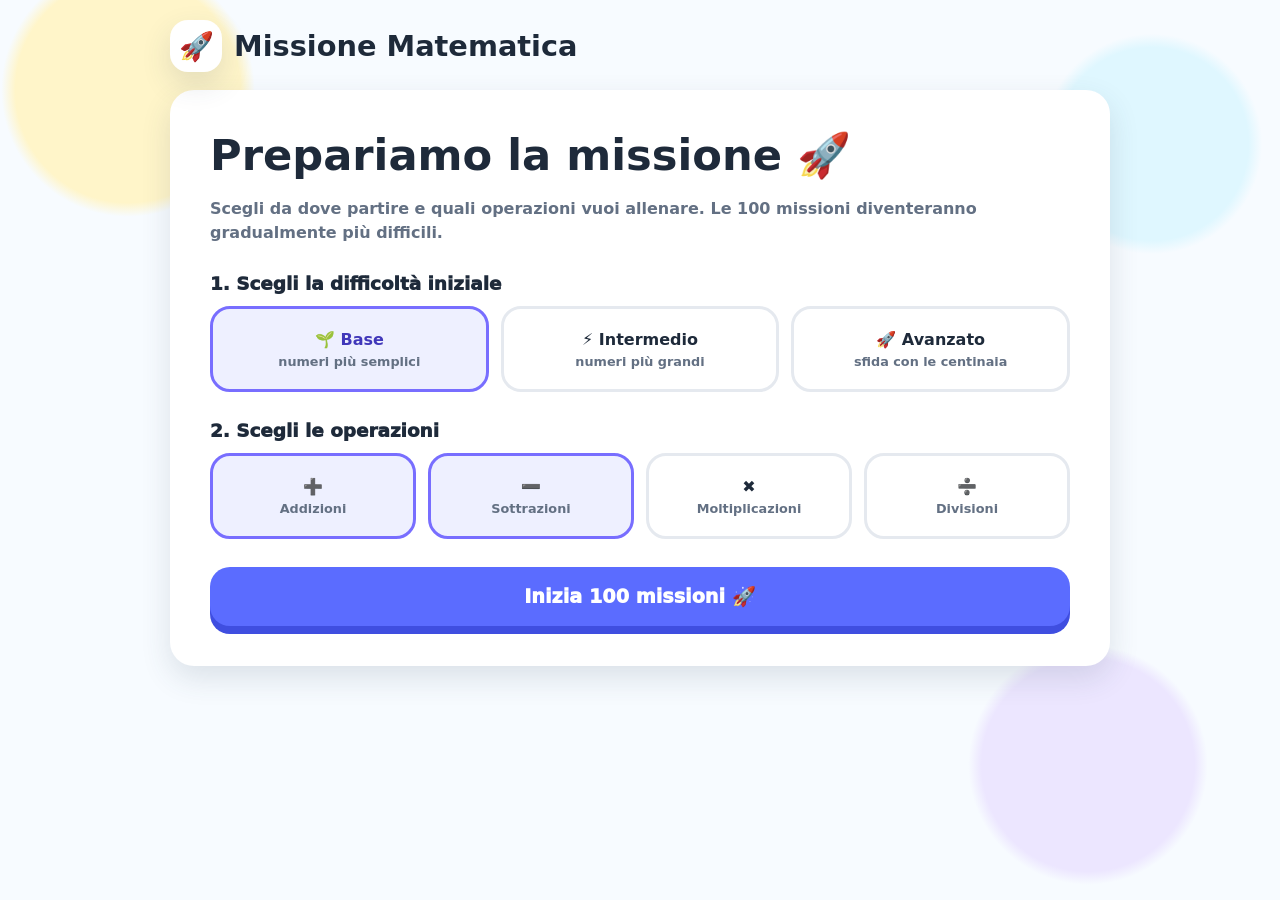
<file: Operazioni/index.html>
<!DOCTYPE html>
<html lang="it">
<head>
  <meta charset="UTF-8" />
  <meta name="viewport" content="width=device-width, initial-scale=1.0" />
  <meta name="theme-color" content="#5b6cff" />

  <title>Missione Matematica</title>

  <style>
    :root {
      --bg:#f7fbff;
      --card:#ffffff;
      --ink:#1e2a3a;
      --muted:#637083;
      --primary:#5b6cff;
      --primary-dark:#3f4ee0;
      --success:#1f9d66;
      --warning:#d9821c;
      --danger:#c44c4c;
      --shadow:0 12px 30px rgba(48,71,94,.14);
      --radius:24px;
    }

    * { box-sizing:border-box; }

    html { -webkit-text-size-adjust:100%; }

    body {
      margin:0;
      font-family:system-ui,-apple-system,BlinkMacSystemFont,"Segoe UI",Roboto,Arial,sans-serif;
      background:
        radial-gradient(circle at 10% 10%, #fff5c9 0 8%, transparent 9%),
        radial-gradient(circle at 90% 16%, #dff7ff 0 7%, transparent 8%),
        radial-gradient(circle at 85% 85%, #ece6ff 0 8%, transparent 9%),
        var(--bg);
      color:var(--ink);
      min-height:100vh;
    }

    button,input { font:inherit; }

    button { -webkit-tap-highlight-color:transparent; }

    .app {
      max-width:980px;
      margin:0 auto;
      padding:20px;
    }

    .hidden { display:none !important; }

    /* HEADER */

    .topbar {
      display:flex;
      gap:14px;
      align-items:center;
      justify-content:space-between;
      flex-wrap:wrap;
      margin-bottom:18px;
    }

    .brand {
      display:flex;
      align-items:center;
      gap:12px;
      font-weight:900;
      font-size:clamp(1.25rem,3vw,1.8rem);
    }

    .brand-badge {
      width:52px;
      height:52px;
      border-radius:18px;
      display:grid;
      place-items:center;
      background:#fff;
      box-shadow:var(--shadow);
      font-size:28px;
    }

    .top-actions {
      display:flex;
      gap:8px;
      flex-wrap:wrap;
    }

    .pill {
      border:0;
      border-radius:999px;
      background:#fff;
      color:var(--ink);
      padding:10px 14px;
      box-shadow:0 6px 18px rgba(48,71,94,.10);
      font-weight:800;
      cursor:pointer;
    }

    /* CONFIG */

    .setup-card {
      background:white;
      border-radius:var(--radius);
      box-shadow:var(--shadow);
      padding:clamp(22px,5vw,40px);
      margin-bottom:18px;
    }

    .setup-card h1 {
      margin:0 0 8px;
      font-size:clamp(1.8rem,6vw,2.7rem);
    }

    .setup-card p {
      color:var(--muted);
      font-weight:700;
      line-height:1.5;
    }

    .setup-section { margin-top:28px; }

    .setup-title {
      font-weight:950;
      margin-bottom:12px;
      font-size:1.15rem;
    }

    .difficulty-grid,
    .operation-grid {
      display:grid;
      gap:12px;
    }

    .difficulty-grid { grid-template-columns:repeat(3,1fr); }
    .operation-grid { grid-template-columns:repeat(4,1fr); }

    .choice-btn {
      border:3px solid #e5e9ef;
      background:white;
      border-radius:20px;
      padding:18px 12px;
      cursor:pointer;
      font-weight:900;
      min-height:86px;
      color:var(--ink);
    }

    .choice-btn.selected {
      background:#eef0ff;
      border-color:#786eff;
      color:#4037ba;
    }

    .choice-btn small {
      display:block;
      margin-top:5px;
      color:var(--muted);
      font-weight:700;
      font-size:.8rem;
    }

    .start-btn {
      width:100%;
      border:0;
      border-radius:20px;
      background:var(--primary);
      color:white;
      font-weight:950;
      font-size:1.2rem;
      padding:18px;
      margin-top:28px;
      cursor:pointer;
      box-shadow:0 8px 0 var(--primary-dark);
    }

    .start-btn:active,
    .main-btn:active {
      transform:translateY(4px);
      box-shadow:0 4px 0 var(--primary-dark);
    }

    .resume-box {
      margin-top:20px;
      border-radius:18px;
      background:#eef9f3;
      padding:16px;
      border:2px solid #b9dfcb;
    }

    .resume-actions {
      display:flex;
      gap:10px;
      flex-wrap:wrap;
      margin-top:12px;
    }

    .secondary-btn {
      border:0;
      border-radius:15px;
      padding:12px 16px;
      font-weight:900;
      cursor:pointer;
      background:#edf1f6;
      color:#344459;
    }

    /* PROGRESS */

    .progress-card {
      background:#fff;
      border-radius:20px;
      padding:14px 16px;
      box-shadow:var(--shadow);
      margin-bottom:18px;
    }

    .progress-row {
      display:flex;
      justify-content:space-between;
      gap:12px;
      align-items:center;
      font-weight:800;
      margin-bottom:8px;
      flex-wrap:wrap;
    }

    .progress-track {
      height:16px;
      background:#e9eef7;
      border-radius:999px;
      overflow:hidden;
    }

    .progress-fill {
      height:100%;
      width:0;
      background:linear-gradient(90deg,#5b6cff,#7d67ff);
      transition:width .35s ease;
    }

    /* GAME */

    .game-card {
      background:rgba(255,255,255,.96);
      border-radius:var(--radius);
      box-shadow:var(--shadow);
      padding:clamp(22px,5vw,48px);
      text-align:center;
    }

    .level-bubble {
      display:inline-flex;
      align-items:center;
      gap:8px;
      background:#eef0ff;
      color:#3f4ee0;
      border-radius:999px;
      padding:8px 13px;
      font-weight:900;
      margin-bottom:14px;
    }

    .mode-row {
      display:flex;
      justify-content:center;
      gap:8px;
      flex-wrap:wrap;
      margin-bottom:10px;
    }

    .mode-chip {
      padding:7px 11px;
      border-radius:999px;
      background:#f1f4f8;
      color:#4c5b6d;
      font-size:.85rem;
      font-weight:850;
    }

    .mission {
      font-size:clamp(1rem,2.2vw,1.18rem);
      color:var(--muted);
      font-weight:750;
      margin:0 auto 12px;
      max-width:620px;
    }

    .equation {
      font-size:clamp(3rem,11vw,6.5rem);
      font-weight:1000;
      letter-spacing:-.04em;
      margin:12px 0 22px;
      line-height:1.05;
    }

    .answer-wrap {
      display:flex;
      justify-content:center;
      gap:10px;
      align-items:center;
      flex-wrap:wrap;
    }

    .answer {
      width:min(280px,82vw);
      font-size:clamp(2rem,7vw,3.2rem);
      text-align:center;
      padding:15px 20px;
      border:4px solid #dbe2ee;
      border-radius:20px;
      font-weight:900;
      background:#fff;
      outline:none;
    }

    .answer:focus {
      border-color:#8b82ff;
      box-shadow:0 0 0 5px rgba(91,108,255,.12);
    }

    .main-btn {
      border:0;
      border-radius:20px;
      background:var(--primary);
      color:#fff;
      font-weight:950;
      padding:18px 24px;
      cursor:pointer;
      font-size:1.15rem;
      min-width:160px;
      box-shadow:0 8px 0 var(--primary-dark);
    }

    .feedback {
      min-height:58px;
      margin:18px auto 4px;
      font-size:1.2rem;
      font-weight:900;
      display:grid;
      place-items:center;
      max-width:620px;
    }

    .feedback.good { color:var(--success); }
    .feedback.try { color:var(--warning); }
    .feedback.hint { color:#4a5d75; }

    .helper-row {
      display:flex;
      gap:10px;
      justify-content:center;
      flex-wrap:wrap;
      margin-top:8px;
    }

    .helper-btn {
      border:0;
      border-radius:16px;
      padding:11px 14px;
      background:#f2f6fb;
      color:#344459;
      font-weight:850;
      cursor:pointer;
    }

    .stars {
      font-size:1.7rem;
      letter-spacing:4px;
      min-height:34px;
      margin:8px 0 0;
    }

    .pause-box {
      display:none;
      margin-top:20px;
      background:#f9f7ff;
      border:2px dashed #b9afff;
      border-radius:18px;
      padding:16px;
      color:#4b456b;
      font-weight:800;
    }

    .pause-box.show { display:block; }

    .level-complete-banner {
      display:none;
      margin:18px auto 0;
      max-width:650px;
      padding:15px;
      border-radius:18px;
      background:#e8f8ef;
      color:#14784d;
      font-weight:900;
      border:2px solid #a4d9bd;
    }

    .level-complete-banner.show {
      display:block;
      animation:pop .25s ease;
    }

    @keyframes pop {
      from { transform:scale(.96); opacity:.5; }
      to { transform:scale(1); opacity:1; }
    }

    /* MAPPA */

    .level-map {
      margin-top:18px;
      background:#fff;
      border-radius:22px;
      box-shadow:var(--shadow);
      padding:18px;
    }

    .level-map h2 {
      font-size:1.05rem;
      margin:0 0 6px;
    }

    .map-help {
      margin:0 0 14px;
      color:var(--muted);
      font-weight:750;
      font-size:.92rem;
    }

    .levels {
      display:grid;
      grid-template-columns:repeat(10,1fr);
      gap:8px;
    }

    .level-dot {
      aspect-ratio:1;
      border:0;
      border-radius:14px;
      display:flex;
      flex-direction:column;
      align-items:center;
      justify-content:center;
      gap:2px;
      background:#eef2f8;
      color:#68778a;
      font-weight:950;
      cursor:pointer;
      transition:transform .15s ease, box-shadow .15s ease;
      min-width:0;
    }

    .level-dot:hover { transform:scale(1.06); }
    .level-dot:active { transform:scale(.96); }

    .level-dot .level-number {
      font-size:1rem;
      line-height:1;
    }

    .level-dot .level-count {
      font-size:.65rem;
      opacity:.8;
      line-height:1;
    }

    .level-dot.partial {
      background:#fff6dd;
      color:#9a6814;
    }

    .level-dot.done {
      background:#e6f7ef;
      color:#167b51;
    }

    .level-dot.current {
      background:#5b6cff;
      color:white;
      box-shadow:0 0 0 4px rgba(91,108,255,.15);
    }

    /* FINISH */

    .finish-card {
      background:white;
      border-radius:var(--radius);
      box-shadow:var(--shadow);
      padding:40px 25px;
      text-align:center;
    }

    .finish-emoji { font-size:72px; }

    .finish-card h1 {
      font-size:clamp(2rem,8vw,3rem);
      margin:10px 0;
    }

    .finish-card p {
      color:var(--muted);
      font-weight:750;
      line-height:1.5;
    }

    /* FOCUS */

    .focus-mode .level-map { display:none; }

    .focus-mode .game-card {
      max-width:720px;
      margin:0 auto;
    }

    .confetti {
      position:fixed;
      top:-20px;
      font-size:24px;
      pointer-events:none;
      animation:fall 1.5s linear forwards;
      z-index:50;
    }

    @keyframes fall {
      to {
        transform:translateY(110vh) rotate(540deg);
        opacity:.2;
      }
    }

    @media (max-width:700px) {
      .difficulty-grid { grid-template-columns:1fr; }
      .operation-grid { grid-template-columns:1fr 1fr; }
      .levels { grid-template-columns:repeat(5,1fr); }

      .answer-wrap { flex-direction:column; }

      .main-btn {
        width:min(280px,82vw);
      }
    }
  </style>
</head>

<body>

<main class="app" id="app">

  <div class="topbar">
    <div class="brand">
      <div class="brand-badge">🚀</div>
      <span>Missione Matematica</span>
    </div>

    <div class="top-actions">
      <button class="pill hidden" id="focusBtn">🎯 Modalità focus</button>
      <button class="pill hidden" id="soundBtn">🔊 Suoni</button>
      <button class="pill hidden" id="resetBtn">↺ Ricomincia</button>
    </div>
  </div>

  <!-- CONFIGURAZIONE -->

  <section class="setup-card" id="setupCard">

    <h1>Prepariamo la missione 🚀</h1>

    <p>
      Scegli da dove partire e quali operazioni vuoi allenare.
      Le 100 missioni diventeranno gradualmente più difficili.
    </p>

    <div class="resume-box hidden" id="resumeBox">
      <strong>💾 Ho trovato una missione già iniziata.</strong>
      <div id="resumeText"></div>

      <div class="resume-actions">
        <button class="secondary-btn" id="resumeBtn">▶️ Continua</button>
        <button class="secondary-btn" id="discardBtn">🗑️ Nuova missione</button>
      </div>
    </div>

    <div class="setup-section">
      <div class="setup-title">1. Scegli la difficoltà iniziale</div>

      <div class="difficulty-grid">
        <button class="choice-btn selected" data-difficulty="base">
          🌱 Base
          <small>numeri più semplici</small>
        </button>

        <button class="choice-btn" data-difficulty="intermedio">
          ⚡ Intermedio
          <small>numeri più grandi</small>
        </button>

        <button class="choice-btn" data-difficulty="avanzato">
          🚀 Avanzato
          <small>sfida con le centinaia</small>
        </button>
      </div>
    </div>

    <div class="setup-section">
      <div class="setup-title">2. Scegli le operazioni</div>

      <div class="operation-grid">
        <button class="choice-btn selected" data-operation="+">
          ➕
          <small>Addizioni</small>
        </button>

        <button class="choice-btn selected" data-operation="-">
          ➖
          <small>Sottrazioni</small>
        </button>

        <button class="choice-btn" data-operation="*">
          ✖️
          <small>Moltiplicazioni</small>
        </button>

        <button class="choice-btn" data-operation="/">
          ➗
          <small>Divisioni</small>
        </button>
      </div>
    </div>

    <button class="start-btn" id="startBtn">Inizia 100 missioni 🚀</button>
  </section>

  <!-- GIOCO -->

  <section class="progress-card hidden" id="progressCard">
    <div class="progress-row">
      <span id="progressText">Operazione 1 di 100</span>
      <span id="scoreText">⭐ 0 stelle</span>
    </div>

    <div class="progress-track">
      <div class="progress-fill" id="progressFill"></div>
    </div>
  </section>

  <section class="game-card hidden" id="gameCard">

    <div class="level-bubble" id="levelBubble">🟢 Livello 1</div>

    <div class="mode-row" id="modeRow"></div>

    <p class="mission">
      Una missione alla volta. Nessuna fretta: pensa e prova!
    </p>

    <div class="equation" id="equation">7 + 5 = ?</div>

    <form id="answerForm" class="answer-wrap">
      <input
        id="answerInput"
        class="answer"
        type="number"
        inputmode="numeric"
        enterkeyhint="done"
        autocomplete="off"
        autocorrect="off"
        spellcheck="false"
        placeholder="?"
      />

      <button class="main-btn" type="submit">Controlla ✓</button>
    </form>

    <div id="feedback" class="feedback hint">
      💡 Scrivi il risultato.
    </div>

    <div class="helper-row">
      <button class="helper-btn" id="hintBtn" type="button">
        💡 Piccolo aiuto
      </button>

      <button class="helper-btn" id="breakBtn" type="button">
        🧘 Mini-pausa
      </button>
    </div>

    <div class="stars" id="stars"></div>

    <div class="pause-box" id="pauseBox">
      🌿 Guarda lontano per 10 secondi, muovi un po' le mani e fai 3 respiri.
      Torna quando vuoi.
    </div>

    <div class="level-complete-banner" id="levelBanner">
      🏆 Livello completato!
    </div>

  </section>

  <!-- MAPPA -->

  <section class="level-map hidden" id="levelMap">

    <h2>🗺️ 10 livelli · 10 missioni ciascuno</h2>

    <p class="map-help">
      👆 Tocca un livello per andare avanti o indietro.
      Le stelle si guadagnano solo risolvendo gli esercizi e una sola volta per esercizio.
    </p>

    <div class="levels" id="levels"></div>

  </section>

  <!-- FINE -->

  <section class="finish-card hidden" id="finishCard">
    <div class="finish-emoji">🏆🚀</div>

    <h1>Missione completata!</h1>

    <p id="finishText"></p>

    <button class="main-btn" id="playAgainBtn">
      Nuova missione ↺
    </button>
  </section>

</main>

<script>

/* =====================================================
   CONFIG
   ===================================================== */

const TOTAL = 100;
const PER_LEVEL = 10;

const STORAGE_KEY =
  "missione-matematica-v4";

const difficultyNames = {
  base:"Base",
  intermedio:"Intermedio",
  avanzato:"Avanzato"
};

const operationNames = {
  "+":"Addizioni",
  "-":"Sottrazioni",
  "*":"Moltiplicazioni",
  "/":"Divisioni"
};

/* =====================================================
   STATO
   ===================================================== */

const state = {
  difficulty:"base",

  operations:[
    "+",
    "-"
  ],

  index:0,

  stars:0,

  /*
    Indici degli esercizi già risolti.

    Questo impedisce di guadagnare
    più stelle tornando indietro
    e rifacendo lo stesso esercizio.
  */
  solved:[],

  tries:0,

  sound:true,

  focus:false,

  questions:[],

  running:false
};

/* =====================================================
   ELEMENTI
   ===================================================== */

const $ =
  id =>
    document.getElementById(id);

const setupCard = $("setupCard");
const progressCard = $("progressCard");
const gameCard = $("gameCard");
const levelMap = $("levelMap");
const finishCard = $("finishCard");
const equation = $("equation");
const input = $("answerInput");
const feedback = $("feedback");
const progressFill = $("progressFill");
const progressText = $("progressText");
const scoreText = $("scoreText");
const levelBubble = $("levelBubble");
const stars = $("stars");
const modeRow = $("modeRow");
const levelBanner = $("levelBanner");

/* =====================================================
   SELEZIONE DIFFICOLTÀ
   ===================================================== */

document
  .querySelectorAll("[data-difficulty]")
  .forEach(button => {

    button.addEventListener(
      "click",
      () => {

        document
          .querySelectorAll("[data-difficulty]")
          .forEach(
            b => b.classList.remove("selected")
          );

        button.classList.add("selected");

        state.difficulty =
          button.dataset.difficulty;
      }
    );

  });

/* =====================================================
   SELEZIONE OPERAZIONI
   ===================================================== */

document
  .querySelectorAll("[data-operation]")
  .forEach(button => {

    button.addEventListener(
      "click",
      () => {

        const op =
          button.dataset.operation;

        const selected =
          button.classList.contains("selected");

        if(
          selected &&
          state.operations.length === 1
        ){
          feedbackSetup(
            "Scegli almeno un tipo di operazione."
          );

          return;
        }

        if(selected){

          button.classList.remove("selected");

          state.operations =
            state.operations.filter(
              item => item !== op
            );

        }else{

          button.classList.add("selected");

          state.operations.push(op);
        }

      }
    );

  });

function feedbackSetup(text){

  const old =
    $("setupMessage");

  if(old){
    old.remove();
  }

  const div =
    document.createElement("div");

  div.id =
    "setupMessage";

  div.style.marginTop =
    "15px";

  div.style.fontWeight =
    "900";

  div.style.color =
    "#d9821c";

  div.textContent =
    text;

  $("startBtn").before(div);
}

/* =====================================================
   RANDOM
   ===================================================== */

function randomInt(min,max){

  return Math.floor(
    Math.random() *
    (max - min + 1)
  ) + min;

}

function randomFrom(array){

  return array[
    Math.floor(
      Math.random() *
      array.length
    )
  ];

}

/* =====================================================
   PROGRESSIONE
   ===================================================== */

function progressRatio(index){

  return index /
    (TOTAL - 1);

}

/*
  La difficoltà cresce lungo
  le 100 operazioni.
*/

function getDifficultyLimits(
  difficulty,
  index
){

  const p =
    progressRatio(index);

  if(
    difficulty === "base"
  ){

    return {
      addMax:
        Math.round(
          20 +
          p * 80
        ),

      multiplicationA:
        Math.max(
          2,
          Math.round(
            3 +
            p * 7
          )
        ),

      multiplicationB:
        Math.max(
          2,
          Math.round(
            3 +
            p * 7
          )
        )
    };

  }

  if(
    difficulty === "intermedio"
  ){

    return {
      addMax:
        Math.round(
          100 +
          p * 400
        ),

      multiplicationA:
        Math.round(
          20 +
          p * 80
        ),

      multiplicationB:
        Math.max(
          2,
          Math.round(
            4 +
            p * 6
          )
        )
    };

  }

  return {
    addMax:
      Math.round(
        300 +
        p * 700
      ),

    multiplicationA:
      Math.round(
        20 +
        p * 80
      ),

    multiplicationB:
      Math.round(
        20 +
        p * 80
      )
  };

}

/* =====================================================
   GENERAZIONE OPERAZIONE
   ===================================================== */

function generateQuestion(index){

  const limits =
    getDifficultyLimits(
      state.difficulty,
      index
    );

  const op =
    randomFrom(
      state.operations
    );

  if(op === "+"){
    return generateAddition(
      limits,
      index
    );
  }

  if(op === "-"){
    return generateSubtraction(
      limits,
      index
    );
  }

  if(op === "*"){
    return generateMultiplication(
      limits,
      index
    );
  }

  return generateDivision(
    limits,
    index
  );

}

/* =====================================================
   ADDIZIONE
   ===================================================== */

function generateAddition(
  limits,
  index
){

  const max =
    limits.addMax;

  const min =
    state.difficulty === "base"
      ? 1
      : 5;

  let a =
    randomInt(
      min,
      max
    );

  let b =
    randomInt(
      min,
      max
    );

  const progression =
    progressRatio(index);

  if(
    progression < .25
  ){

    const earlyMax =
      Math.max(
        min,
        Math.floor(
          max * .55
        )
      );

    a =
      randomInt(
        min,
        earlyMax
      );

    b =
      randomInt(
        min,
        earlyMax
      );

  }

  return {
    a,
    b,
    op:"+",
    symbol:"+",
    answer:a + b
  };

}

/* =====================================================
   SOTTRAZIONE
   ===================================================== */

function generateSubtraction(
  limits
){

  const max =
    limits.addMax;

  let a =
    randomInt(
      2,
      max
    );

  let b =
    randomInt(
      0,
      a
    );

  if(b > a){

    const tmp = a;
    a = b;
    b = tmp;

  }

  return {
    a,
    b,
    op:"-",
    symbol:"−",
    answer:a - b
  };

}

/* =====================================================
   MOLTIPLICAZIONE
   ===================================================== */

function generateMultiplication(
  limits
){

  let a =
    randomInt(
      1,
      limits.multiplicationA
    );

  let b =
    randomInt(
      1,
      limits.multiplicationB
    );

  if(
    Math.random() < .5
  ){

    const temp = a;
    a = b;
    b = temp;

  }

  return {
    a,
    b,
    op:"*",
    symbol:"×",
    answer:a * b
  };

}

/* =====================================================
   DIVISIONE
   ===================================================== */

function generateDivision(
  limits
){

  let divisor;
  let result;

  if(
    state.difficulty === "base"
  ){

    divisor =
      randomInt(
        1,
        Math.min(
          10,
          limits.multiplicationB
        )
      );

    result =
      randomInt(
        1,
        Math.min(
          10,
          limits.multiplicationA
        )
      );

  }

  else if(
    state.difficulty === "intermedio"
  ){

    divisor =
      randomInt(
        1,
        Math.min(
          10,
          limits.multiplicationB
        )
      );

    result =
      randomInt(
        1,
        limits.multiplicationA
      );

  }

  else{

    divisor =
      randomInt(
        1,
        Math.max(
          2,
          limits.multiplicationB
        )
      );

    result =
      randomInt(
        1,
        Math.max(
          2,
          limits.multiplicationA
        )
      );

  }

  const dividend =
    divisor *
    result;

  return {
    a:dividend,
    b:divisor,
    op:"/",
    symbol:"÷",
    answer:result
  };

}

/* =====================================================
   GENERA 100 DOMANDE
   ===================================================== */

function makeQuestions(){

  const list = [];

  for(
    let i = 0;
    i < TOTAL;
    i++
  ){

    list.push(
      generateQuestion(i)
    );

  }

  return list;

}

/* =====================================================
   ESERCIZI RISOLTI
   ===================================================== */

function isSolved(index){

  return state.solved.includes(
    index
  );

}

function solvedInLevel(
  levelIndex
){

  const first =
    levelIndex *
    PER_LEVEL;

  const last =
    first +
    PER_LEVEL;

  return state.solved.filter(
    index =>
      index >= first &&
      index < last
  ).length;

}

/* =====================================================
   SALVATAGGIO
   ===================================================== */

function saveProgress(){

  if(
    !state.running
  ){
    return;
  }

  const save = {
    difficulty:
      state.difficulty,

    operations:
      state.operations,

    index:
      state.index,

    stars:
      state.stars,

    solved:
      state.solved,

    questions:
      state.questions
  };

  localStorage.setItem(
    STORAGE_KEY,
    JSON.stringify(save)
  );

}

/* =====================================================
   CARICAMENTO
   ===================================================== */

function getSavedProgress(){

  try{

    const raw =
      localStorage.getItem(
        STORAGE_KEY
      );

    if(!raw){
      return null;
    }

    const saved =
      JSON.parse(raw);

    if(
      !saved ||
      !Array.isArray(
        saved.questions
      ) ||
      saved.questions.length !== TOTAL
    ){
      return null;
    }

    if(
      !Array.isArray(
        saved.solved
      )
    ){
      saved.solved = [];
    }

    return saved;

  }

  catch(e){

    return null;

  }

}

/* =====================================================
   MOSTRA RIPRESA
   ===================================================== */

function showResumeIfAvailable(){

  const saved =
    getSavedProgress();

  if(!saved){
    return;
  }

  if(
    saved.index >= TOTAL
  ){
    return;
  }

  $("resumeBox")
    .classList
    .remove("hidden");

  const ops =
    saved.operations
      .map(
        op =>
          operationNames[op]
      )
      .join(", ");

  const solvedCount =
    saved.solved
      ? saved.solved.length
      : 0;

  $("resumeText").textContent =
    ` Sei all'operazione ${saved.index + 1} di 100. ` +
    `Hai risolto ${solvedCount} esercizi. ` +
    `Modalità: ${difficultyNames[saved.difficulty]}. ` +
    `Operazioni: ${ops}.`;

}

/* =====================================================
   RIPRENDI
   ===================================================== */

$("resumeBtn")
  .addEventListener(
    "click",
    () => {

      const saved =
        getSavedProgress();

      if(!saved){
        return;
      }

      state.difficulty =
        saved.difficulty;

      state.operations =
        saved.operations;

      state.index =
        saved.index;

      state.solved =
        saved.solved || [];

      /*
        Le stelle corrispondono
        sempre agli esercizi unici
        già risolti.
      */
      state.stars =
        state.solved.length;

      state.questions =
        saved.questions;

      startGame(false);

    }
  );

/* =====================================================
   SCARTA SALVATAGGIO
   ===================================================== */

$("discardBtn")
  .addEventListener(
    "click",
    () => {

      localStorage.removeItem(
        STORAGE_KEY
      );

      $("resumeBox")
        .classList
        .add("hidden");

    }
  );

/* =====================================================
   START
   ===================================================== */

$("startBtn")
  .addEventListener(
    "click",
    () => {

      if(
        state.operations.length === 0
      ){

        feedbackSetup(
          "Seleziona almeno un tipo di operazione."
        );

        return;

      }

      state.index = 0;
      state.stars = 0;
      state.solved = [];

      state.questions =
        makeQuestions();

      startGame(true);

    }
  );

function startGame(
  saveImmediately = true
){

  state.running = true;

  setupCard
    .classList
    .add("hidden");

  finishCard
    .classList
    .add("hidden");

  progressCard
    .classList
    .remove("hidden");

  gameCard
    .classList
    .remove("hidden");

  levelMap
    .classList
    .remove("hidden");

  $("focusBtn")
    .classList
    .remove("hidden");

  $("soundBtn")
    .classList
    .remove("hidden");

  $("resetBtn")
    .classList
    .remove("hidden");

  renderModeChips();

  if(
    saveImmediately
  ){
    saveProgress();
  }

  render();

}

/* =====================================================
   CHIP MODALITÀ
   ===================================================== */

function renderModeChips(){

  modeRow.innerHTML = "";

  const difficultyChip =
    document.createElement(
      "span"
    );

  difficultyChip.className =
    "mode-chip";

  difficultyChip.textContent =
    `🎚️ ${difficultyNames[state.difficulty]}`;

  modeRow.appendChild(
    difficultyChip
  );

  state.operations
    .forEach(
      op => {

        const chip =
          document.createElement(
            "span"
          );

        chip.className =
          "mode-chip";

        chip.textContent =
          operationSymbol(op);

        modeRow.appendChild(
          chip
        );

      }
    );

}

/* =====================================================
   SIMBOLI
   ===================================================== */

function operationSymbol(op){

  if(op === "+"){
    return "➕";
  }

  if(op === "-"){
    return "➖";
  }

  if(op === "*"){
    return "✖️";
  }

  return "➗";

}

/* =====================================================
   MAPPA LIVELLI
   ===================================================== */

function renderLevels(){

  const wrap =
    $("levels");

  wrap.innerHTML = "";

  const currentLevel =
    Math.min(
      9,
      Math.floor(
        state.index /
        PER_LEVEL
      )
    );

  for(
    let i = 0;
    i < 10;
    i++
  ){

    const solvedCount =
      solvedInLevel(i);

    const button =
      document.createElement(
        "button"
      );

    button.type =
      "button";

    let className =
      "level-dot";

    if(
      solvedCount ===
      PER_LEVEL
    ){
      className +=
        " done";
    }

    else if(
      solvedCount > 0
    ){
      className +=
        " partial";
    }

    if(
      i === currentLevel
    ){
      className +=
        " current";
    }

    button.className =
      className;

    const number =
      document.createElement(
        "span"
      );

    number.className =
      "level-number";

    number.textContent =
      i + 1;

    const count =
      document.createElement(
        "span"
      );

    count.className =
      "level-count";

    count.textContent =
      `${solvedCount}/10`;

    button.appendChild(
      number
    );

    button.appendChild(
      count
    );

    button.title =
      `Vai al livello ${i + 1}`;

    button.setAttribute(
      "aria-label",
      `Vai al livello ${i + 1}. ${solvedCount} esercizi risolti su 10.`
    );

    button.addEventListener(
      "click",
      () => {

        if(
          i === currentLevel
        ){
          focusAnswer();
          return;
        }

        requestLevelChange(i);

      }
    );

    wrap.appendChild(
      button
    );

  }

}

/* =====================================================
   CAMBIO LIVELLO
   ===================================================== */

function requestLevelChange(
  levelIndex
){

  const currentLevel =
    Math.floor(
      state.index /
      PER_LEVEL
    );

  const direction =
    levelIndex > currentLevel
      ? "avanti"
      : "indietro";

  const targetExercise =
    levelIndex *
    PER_LEVEL +
    1;

  const ok =
    confirm(
      `Vuoi andare ${direction} al livello ${levelIndex + 1}?\n\n` +
      `Ripartirai dall'operazione ${targetExercise}.\n` +
      `Le stelle già guadagnate resteranno salvate.`
    );

  if(!ok){
    focusAnswer();
    return;
  }

  goToLevel(
    levelIndex
  );

}

function goToLevel(
  levelIndex
){

  state.index =
    levelIndex *
    PER_LEVEL;

  state.tries = 0;

  $("pauseBox")
    .classList
    .remove("show");

  $("breakBtn")
    .textContent =
      "🧘 Mini-pausa";

  levelBanner
    .classList
    .remove("show");

  saveProgress();

  render();

}

/* =====================================================
   RENDER
   ===================================================== */

function render(){

  if(
    state.index >= TOTAL
  ){

    finishGame();
    return;

  }

  const q =
    state.questions[
      state.index
    ];

  const level =
    Math.floor(
      state.index /
      PER_LEVEL
    );

  equation.textContent =
    `${q.a} ${q.symbol} ${q.b} = ?`;

  const icon =
    level < 3
      ? "🟢"
      :
    level < 7
      ? "🟡"
      : "🟣";

  levelBubble.textContent =
    `${icon} Livello ${level + 1} di 10`;

  progressText.textContent =
    `Operazione ${state.index + 1} di ${TOTAL}`;

  progressFill.style.width =
    `${state.index}%`;

  scoreText.textContent =
    `⭐ ${state.stars} stelle`;

  const solvedHere =
    solvedInLevel(level);

  stars.textContent =
    "⭐".repeat(
      Math.min(
        solvedHere,
        10
      )
    );

  feedback.className =
    "feedback hint";

  if(
    isSolved(
      state.index
    )
  ){

    feedback.textContent =
      "✅ Questo esercizio è già stato risolto. Puoi rifarlo, ma non darà una seconda stella.";

  }else{

    feedback.textContent =
      "✨ Tocca a te! Scrivi il risultato.";

  }

  input.value = "";

  state.tries = 0;

  renderLevels();

  saveProgress();

  focusAnswer();

}

/* =====================================================
   FOCUS TASTIERA
   ===================================================== */

function focusAnswer(){

  requestAnimationFrame(
    () => {

      try{

        input.focus({
          preventScroll:true
        });

      }

      catch(e){

        input.focus();

      }

    }
  );

}

/* =====================================================
   RISPOSTA
   ===================================================== */

$("answerForm")
  .addEventListener(
    "submit",
    function(e){

      e.preventDefault();

      const currentIndex =
        state.index;

      const q =
        state.questions[
          currentIndex
        ];

      if(
        input.value.trim() === ""
      ){

        feedback.className =
          "feedback try";

        feedback.textContent =
          "✏️ Scrivi un numero.";

        focusAnswer();

        return;

      }

      const value =
        Number(
          input.value
        );

      if(
        value ===
        q.answer
      ){

        speakTone(true);

        const firstTime =
          !isSolved(
            currentIndex
          );

        if(firstTime){

          state.solved.push(
            currentIndex
          );

          state.solved.sort(
            (a,b) =>
              a - b
          );

          state.stars =
            state.solved.length;

        }

        feedback.className =
          "feedback good";

        if(firstTime){

          feedback.textContent =
            state.tries === 0
              ? "🌟 Perfetto! Stella conquistata!"
              : "🎉 Giusto! Stella conquistata!";

        }else{

          feedback.textContent =
            "✅ Giusto! Questo esercizio era già stato risolto, quindi la stella era già tua.";

        }

        scoreText.textContent =
          `⭐ ${state.stars} stelle`;

        state.index++;

        saveProgress();

        const justCompletedLevel =
          state.index %
          PER_LEVEL === 0;

        if(
          justCompletedLevel &&
          state.index < TOTAL
        ){

          const completedLevel =
            state.index /
            PER_LEVEL -
            1;

          if(
            solvedInLevel(
              completedLevel
            ) === PER_LEVEL
          ){
            showLevelBanner(
              completedLevel + 1
            );
          }

        }

        setTimeout(
          () => {

            render();

          },
          500
        );

      }

      else{

        speakTone(false);

        state.tries++;

        feedback.className =
          "feedback try";

        feedback.textContent =
          state.tries === 1
            ? "🙂 Quasi! Riprova con calma."
            : "💪 Sei vicino. Usa il piccolo aiuto se vuoi.";

        input.select();

        focusAnswer();

      }

    }
  );

/* =====================================================
   BANNER LIVELLO
   ===================================================== */

function showLevelBanner(
  levelNumber
){

  levelBanner.textContent =
    `🏆 Livello ${levelNumber} completato: 10 esercizi risolti!`;

  levelBanner
    .classList
    .add("show");

  setTimeout(
    () => {

      levelBanner
        .classList
        .remove("show");

    },
    1700
  );

}

/* =====================================================
   AIUTO
   ===================================================== */

$("hintBtn")
  .addEventListener(
    "click",
    function(){

      const q =
        state.questions[
          state.index
        ];

      feedback.className =
        "feedback hint";

      if(
        q.op === "+"
      ){

        feedback.textContent =
          q.b <= 10
            ? `💡 Parti da ${q.a} e fai ${q.b} passi avanti.`
            : "💡 Prova ad aggiungere prima le decine e poi le unità.";

      }

      else if(
        q.op === "-"
      ){

        feedback.textContent =
          q.b <= 10
            ? `💡 Parti da ${q.a} e fai ${q.b} passi indietro.`
            : "💡 Togli prima le decine, poi le unità.";

      }

      else if(
        q.op === "*"
      ){

        feedback.textContent =
          `💡 ${q.a} × ${q.b} significa sommare ${q.a} per ${q.b} volte.`;

      }

      else{

        feedback.textContent =
          `💡 Cerca quante volte ${q.b} entra in ${q.a}.`;

      }

      focusAnswer();

    }
  );

/* =====================================================
   PAUSA
   ===================================================== */

$("breakBtn")
  .addEventListener(
    "click",
    function(){

      const box =
        $("pauseBox");

      box.classList
        .toggle("show");

      $("breakBtn")
        .textContent =
          box.classList.contains(
            "show"
          )
            ? "✅ Torno al gioco"
            : "🧘 Mini-pausa";

      if(
        !box.classList.contains(
          "show"
        )
      ){

        focusAnswer();

      }

    }
  );

/* =====================================================
   MODALITÀ FOCUS
   ===================================================== */

$("focusBtn")
  .addEventListener(
    "click",
    function(){

      state.focus =
        !state.focus;

      $("app")
        .classList
        .toggle(
          "focus-mode",
          state.focus
        );

      $("focusBtn")
        .textContent =
          state.focus
            ? "👀 Mostra mappa"
            : "🎯 Modalità focus";

      focusAnswer();

    }
  );

/* =====================================================
   SUONO
   ===================================================== */

$("soundBtn")
  .addEventListener(
    "click",
    function(){

      state.sound =
        !state.sound;

      $("soundBtn")
        .textContent =
          state.sound
            ? "🔊 Suoni"
            : "🔇 Suoni off";

      focusAnswer();

    }
  );

function speakTone(
  ok = true
){

  if(
    !state.sound
  ){
    return;
  }

  try{

    const ctx =
      new (
        window.AudioContext ||
        window.webkitAudioContext
      )();

    const osc =
      ctx.createOscillator();

    const gain =
      ctx.createGain();

    osc.type =
      "sine";

    osc.frequency.value =
      ok
        ? 660
        : 240;

    gain.gain.value =
      .05;

    osc.connect(gain);

    gain.connect(
      ctx.destination
    );

    osc.start();

    setTimeout(
      () => {

        osc.stop();
        ctx.close();

      },
      ok
        ? 120
        : 90
    );

  }

  catch(e){}

}

/* =====================================================
   RESET
   ===================================================== */

$("resetBtn")
  .addEventListener(
    "click",
    function(){

      const ok =
        confirm(
          "Vuoi cancellare il progresso e creare una nuova missione?"
        );

      if(!ok){
        focusAnswer();
        return;
      }

      localStorage.removeItem(
        STORAGE_KEY
      );

      location.reload();

    }
  );

/* =====================================================
   FINE
   ===================================================== */

function finishGame(){

  /*
    Arrivare all'operazione 100
    non significa necessariamente
    aver risolto tutti gli esercizi,
    perché è possibile saltare livelli.

    Se mancano esercizi, restiamo
    nel gioco e mostriamo la mappa.
  */

  if(
    state.solved.length <
    TOTAL
  ){

    state.index =
      TOTAL - 1;

    feedback.className =
      "feedback hint";

    feedback.textContent =
      `🗺️ Hai raggiunto la fine del percorso, ma hai risolto ${state.solved.length} esercizi su ${TOTAL}. Usa la mappa per tornare ai livelli che vuoi completare.`;

    renderLevels();
    saveProgress();
    focusAnswer();

    return;

  }

  state.running = false;

  localStorage.removeItem(
    STORAGE_KEY
  );

  progressCard
    .classList
    .add("hidden");

  gameCard
    .classList
    .add("hidden");

  levelMap
    .classList
    .add("hidden");

  $("focusBtn")
    .classList
    .add("hidden");

  $("soundBtn")
    .classList
    .add("hidden");

  $("resetBtn")
    .classList
    .add("hidden");

  finishCard
    .classList
    .remove("hidden");

  $("finishText")
    .textContent =
      `Hai risolto tutte le ${TOTAL} operazioni e raccolto ${state.stars} stelle. Modalità ${difficultyNames[state.difficulty]}.`;

  confetti();

}

/* =====================================================
   NUOVA PARTITA
   ===================================================== */

$("playAgainBtn")
  .addEventListener(
    "click",
    () => {

      location.reload();

    }
  );

/* =====================================================
   CONFETTI
   ===================================================== */

function confetti(){

  const chars = [
    "⭐",
    "✨",
    "🎈",
    "🚀",
    "🏆"
  ];

  for(
    let i = 0;
    i < 20;
    i++
  ){

    const s =
      document.createElement(
        "span"
      );

    s.className =
      "confetti";

    s.textContent =
      randomFrom(
        chars
      );

    s.style.left =
      (
        5 +
        Math.random() *
        90
      ) +
      "vw";

    s.style.animationDelay =
      (
        Math.random() *
        .25
      ) +
      "s";

    document.body.appendChild(
      s
    );

    setTimeout(
      () => s.remove(),
      1900
    );

  }

}

/* =====================================================
   AVVIO
   ===================================================== */

showResumeIfAvailable();

</script>

</body>
</html>
</file>
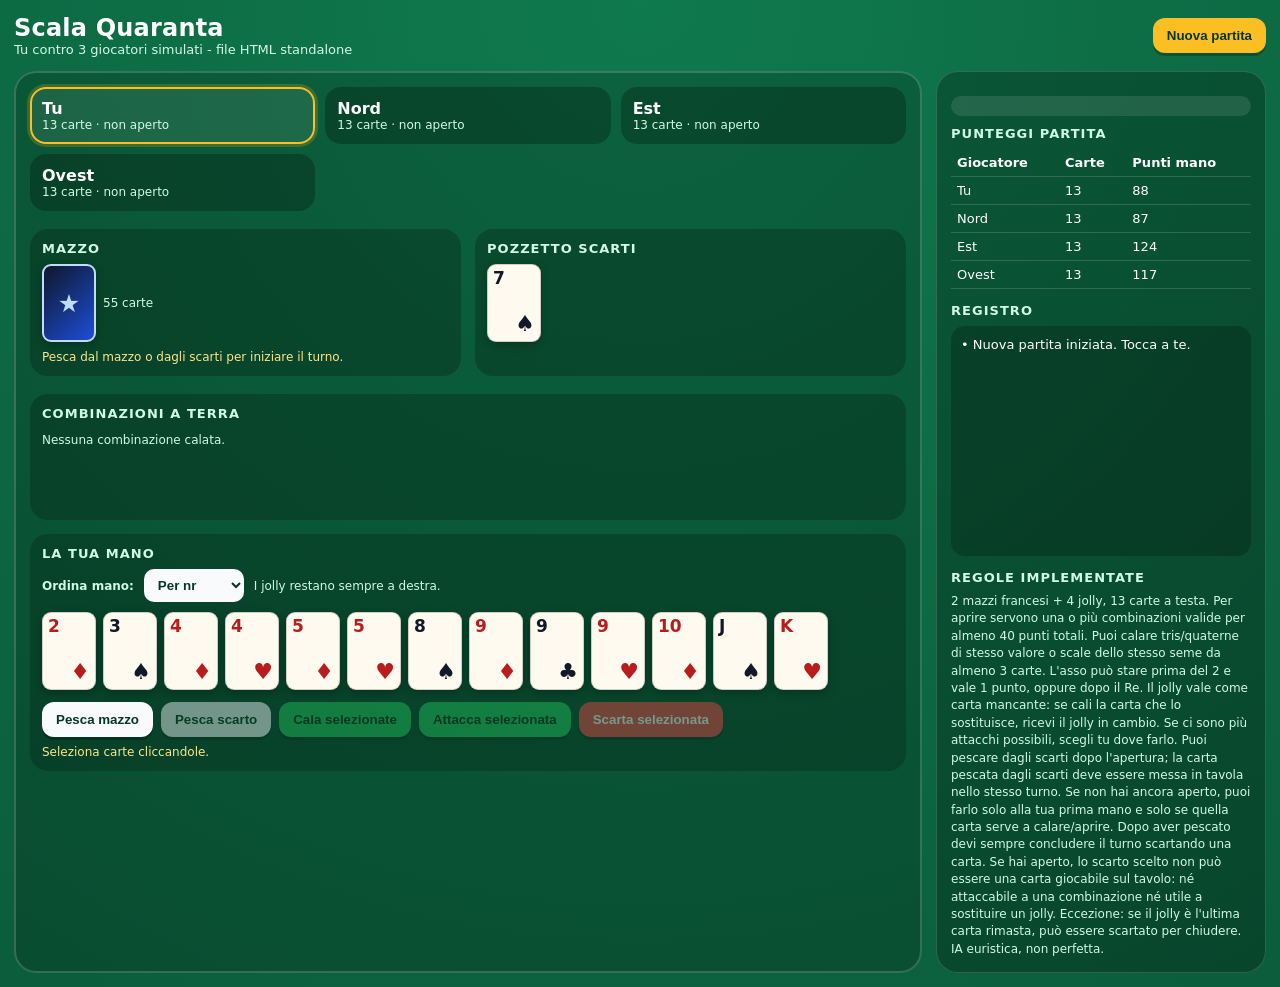
<file: Scala/index.html>
<!doctype html>
<html lang="it">
<head>
<meta charset="utf-8" />
<meta name="viewport" content="width=device-width,initial-scale=1" />
<title>Scala Quaranta - HTML Standalone</title>
<style>
:root{--bg:#0b5d3b;--felt:#0f7a4d;--panel:#0b3b2a;--line:#d7c28a;--card:#fffaf0;--red:#b91c1c;--black:#111827;--muted:#d1fae5;--accent:#fbbf24;--danger:#ef4444;--ok:#22c55e}*{box-sizing:border-box}body{margin:0;font-family:system-ui,-apple-system,Segoe UI,Roboto,Arial,sans-serif;background:radial-gradient(circle at top,var(--felt),var(--bg));color:white;min-height:100vh}.wrap{max-width:1280px;margin:0 auto;padding:14px}.top{display:flex;gap:12px;align-items:center;justify-content:space-between;flex-wrap:wrap}.title{font-size:24px;font-weight:800;letter-spacing:.2px}.subtitle{font-size:13px;color:var(--muted)}button{border:0;border-radius:12px;padding:10px 14px;font-weight:800;cursor:pointer;background:#f8fafc;color:#083622;box-shadow:0 3px 0 rgba(0,0,0,.25)}button:hover{filter:brightness(.95)}button:disabled{opacity:.45;cursor:not-allowed}.btn-accent{background:var(--accent)}.btn-danger{background:var(--danger);color:white}.btn-ok{background:var(--ok);color:#052e16}.layout{display:grid;grid-template-columns:1fr 330px;gap:14px;margin-top:14px}.table{border:2px solid rgba(255,255,255,.18);border-radius:22px;padding:14px;background:rgba(0,0,0,.18);min-height:650px}.side{border-radius:22px;background:rgba(0,0,0,.25);padding:14px;border:1px solid rgba(255,255,255,.15)}.players{display:grid;grid-template-columns:1fr 1fr 1fr;gap:10px}.player{background:rgba(0,0,0,.25);border-radius:16px;padding:10px;border:2px solid transparent}.player.active{border-color:var(--accent);box-shadow:0 0 0 3px rgba(251,191,36,.2)}.player.you{background:rgba(255,255,255,.08)}.pname{font-weight:900}.small{font-size:12px;color:#d1fae5}.center{display:grid;grid-template-columns:1fr 1fr;gap:14px;margin:18px 0}.pile,.melds{background:rgba(0,0,0,.22);border-radius:18px;padding:12px;min-height:126px}.pile-title,.section-title{font-size:13px;text-transform:uppercase;letter-spacing:.08em;color:#d1fae5;margin-bottom:8px;font-weight:900}.cards{display:flex;gap:7px;flex-wrap:wrap;align-items:center}.card{width:54px;height:78px;background:var(--card);border-radius:9px;border:1px solid rgba(0,0,0,.18);display:flex;flex-direction:column;justify-content:space-between;padding:5px;color:var(--black);font-weight:900;box-shadow:0 3px 8px rgba(0,0,0,.25);user-select:none;position:relative}.card.red{color:var(--red)}.card.back{background:linear-gradient(135deg,#0f172a,#1d4ed8);color:white;border:2px solid #bfdbfe}.card.back:after{content:"★";position:absolute;inset:0;display:grid;place-items:center;font-size:25px;color:#bfdbfe}.card.selectable{cursor:pointer}.card.selected{outline:4px solid var(--accent);transform:translateY(-7px)}.rank{font-size:17px;line-height:1}.suit{font-size:22px;align-self:flex-end}.hand-area{margin-top:14px;background:rgba(0,0,0,.2);border-radius:18px;padding:12px}.hand-actions{display:flex;gap:8px;flex-wrap:wrap;margin-top:12px}.hand-tools{display:flex;gap:10px;align-items:center;flex-wrap:wrap;margin:0 0 10px}.hand-tools label{font-size:12px;color:#d1fae5;font-weight:800}.hand-tools select{border:0;border-radius:10px;padding:8px 10px;font-weight:800;background:#f8fafc;color:#083622}.meld-row{display:flex;gap:8px;align-items:center;flex-wrap:wrap;margin:8px 0;padding:8px;border-radius:12px;background:rgba(255,255,255,.08)}.meld-row.closed{padding:5px 8px;opacity:.72;background:rgba(0,0,0,.18)}.closed-badge{font-size:11px;font-weight:1000;color:#052e16;background:#bbf7d0;border-radius:999px;padding:3px 7px}.closed-summary{font-size:12px;color:#d1fae5}.meld-owner{width:78px;font-size:12px;font-weight:900;color:#fde68a}.log{height:230px;overflow:auto;background:rgba(0,0,0,.22);border-radius:14px;padding:10px;font-size:13px;line-height:1.35}.log div{margin-bottom:7px}.rules{font-size:12px;color:#d1fae5;line-height:1.45}.status{margin:10px 0;padding:10px;border-radius:14px;background:rgba(255,255,255,.1);font-weight:800}.scoreboard{width:100%;border-collapse:collapse;font-size:13px;margin-top:8px}.scoreboard td,.scoreboard th{padding:6px;border-bottom:1px solid rgba(255,255,255,.15);text-align:left}.hint{font-size:12px;color:#fde68a;margin-top:8px}.modal{position:fixed;inset:0;background:rgba(0,0,0,.62);display:none;align-items:center;justify-content:center;padding:20px}.modal.show{display:flex}.box{max-width:520px;background:#052e22;color:white;border:1px solid rgba(255,255,255,.2);border-radius:22px;padding:20px;box-shadow:0 20px 60px rgba(0,0,0,.5)}.box h2{margin:0 0 8px}.box p{line-height:1.45}.choice{display:flex;gap:10px;flex-wrap:wrap;margin-top:14px}.mini{font-size:11px;color:#bbf7d0}@media(max-width:980px){.layout{grid-template-columns:1fr}.center{grid-template-columns:1fr}.players{grid-template-columns:1fr}.card{width:46px;height:67px}.rank{font-size:15px}.suit{font-size:18px}}
</style>
</head>
<body>
<div class="wrap">
  <div class="top">
    <div><div class="title">Scala Quaranta</div><div class="subtitle">Tu contro 3 giocatori simulati - file HTML standalone</div></div>
    <div><button class="btn-accent" id="newGame">Nuova partita</button></div>
  </div>
  <div class="layout">
    <main class="table">
      <div class="players" id="players"></div>
      <div class="center">
        <div class="pile"><div class="pile-title">Mazzo</div><div class="cards"><div class="card back" id="deckCard"></div><span id="deckCount" class="small"></span></div><div class="hint">Pesca dal mazzo o dagli scarti per iniziare il turno.</div></div>
        <div class="pile"><div class="pile-title">Pozzetto scarti</div><div class="cards" id="discard"></div></div>
      </div>
      <div class="melds"><div class="section-title">Combinazioni a terra</div><div id="melds"></div></div>
      <div class="hand-area"><div class="section-title">La tua mano</div><div class="hand-tools"><label for="handSort">Ordina mano:</label><select id="handSort"><option value="number">Per nr</option><option value="suit">Per seme</option></select><span class="small">I jolly restano sempre a destra.</span></div><div class="cards" id="hand"></div><div class="hand-actions">
        <button id="drawDeck">Pesca mazzo</button><button id="drawDiscard">Pesca scarto</button><button id="layMeld" class="btn-ok">Cala selezionate</button><button id="attach" class="btn-ok">Attacca selezionata</button><button id="discardBtn" class="btn-danger">Scarta selezionata</button>
      </div><div class="hint" id="hint"></div></div>
    </main>
    <aside class="side">
      <div class="status" id="status"></div>
      <div class="section-title">Punteggi partita</div><table class="scoreboard" id="scores"></table>
      <div class="section-title" style="margin-top:14px">Registro</div><div class="log" id="log"></div>
      <div class="section-title" style="margin-top:14px">Regole implementate</div>
      <div class="rules">2 mazzi francesi + 4 jolly, 13 carte a testa. Per aprire servono una o più combinazioni valide per almeno 40 punti totali. Puoi calare tris/quaterne di stesso valore o scale dello stesso seme da almeno 3 carte. L'asso può stare prima del 2 e vale 1 punto, oppure dopo il Re. Il jolly vale come carta mancante: se cali la carta che lo sostituisce, ricevi il jolly in cambio. Se ci sono più attacchi possibili, scegli tu dove farlo. Puoi pescare dagli scarti dopo l'apertura; la carta pescata dagli scarti deve essere messa in tavola nello stesso turno. Se non hai ancora aperto, puoi farlo solo alla tua prima mano e solo se quella carta serve a calare/aprire. Dopo aver pescato devi sempre concludere il turno scartando una carta. Se hai aperto, lo scarto scelto non può essere una carta giocabile sul tavolo: né attaccabile a una combinazione né utile a sostituire un jolly. Eccezione: se il jolly è l'ultima carta rimasta, può essere scartato per chiudere. IA euristica, non perfetta.</div>
    </aside>
  </div>
</div>
<div class="modal" id="modal"><div class="box"><h2 id="modalTitle"></h2><p id="modalText"></p><div class="choice"><button class="btn-accent" id="again">Gioca ancora</button><button id="closeModal">Chiudi</button></div><div class="mini">Nota: è una simulazione da browser, non una replica da torneo.</div></div></div>
<script>
const suits=['♠','♥','♦','♣'];const visualSuits=['♦','♣','♥','♠'];const ranks=['A','2','3','4','5','6','7','8','9','10','J','Q','K'];const val={A:11,J:10,Q:10,K:10};ranks.forEach((r,i)=>{if(!val[r])val[r]=i+1});let S;
function deck(){let d=[];for(let k=0;k<2;k++)for(const s of suits)for(const r of ranks)d.push({r,s,id:Math.random().toString(36).slice(2)});for(let i=0;i<4;i++)d.push({r:'Jolly',s:'★',joker:true,id:Math.random().toString(36).slice(2)});return shuf(d)}
function shuf(a){for(let i=a.length-1;i>0;i--){let j=Math.floor(Math.random()*(i+1));[a[i],a[j]]=[a[j],a[i]]}return a}function pts(c,pos=null){if(c.joker){if(c.repR){if(c.repR==='A'&&pos===1)return 1;return val[c.repR]||25}return 25}if(c.r==='A'&&pos===1)return 1;return val[c.r]}function rankNum(c){return c.r==='A'?1:ranks.indexOf(c.r)+1}function rankLabel(n){return n===14?'A':ranks[n-1]}function cardText(c){return c.joker?'Jolly'+(c.repR?`(${c.repR}${c.repS})`:''):c.r+c.s}function isRedSuit(s){return s==='♥'||s==='♦'}
function rankChoices(c){return c.r==='A'?[1,14]:[rankNum(c)]}
function runInfo(cs){
  if(cs.length<3)return null;let a=[...cs], non=a.filter(c=>!c.joker), jok=a.filter(c=>c.joker);if(non.length===0)return null;if(!non.every(c=>c.s===non[0].s))return null;
  let len=a.length, suit=non[0].s, best=null, choices=[];
  function expand(i, cur){if(i===non.length){choices.push(cur);return}for(const n of rankChoices(non[i]))expand(i+1,[...cur,{card:non[i],pos:n}])}expand(0,[]);
  for(const ch of choices){let nums=ch.map(x=>x.pos).sort((a,b)=>a-b);let dup=false;for(let i=1;i<nums.length;i++)if(nums[i]===nums[i-1])dup=true;if(dup)continue;let min=Math.min(...nums), max=Math.max(...nums);
    for(let start=Math.max(1,max-len+1);start<=Math.min(min,15-len);start++){let end=start+len-1;if(end>14)continue;if(nums.every(n=>n>=start&&n<=end)){let miss=[];for(let n=start;n<=end;n++)if(!nums.includes(n))miss.push(n);if(miss.length===jok.length){let naturalGaps=miss.filter(n=>n>min&&n<max).length;let aceLow=ch.some(x=>x.card.r==='A'&&x.pos===1)?1:0;let score=naturalGaps*20+aceLow*2-start/100;if(!best||score>best.score)best={start,end,miss,items:ch,suit,score};}}
  }}
  return best;
}
function startNewGame(){let d=deck();S={deck:d,discard:[],handSort:'number',mustPlayDiscardId:null,players:[{name:'Tu',hand:[],open:false,score:0,human:true,firstTurn:true},{name:'Nord',hand:[],open:false,score:0,firstTurn:true},{name:'Est',hand:[],open:false,score:0,firstTurn:true},{name:'Ovest',hand:[],open:false,score:0,firstTurn:true}],turn:0,phase:'draw',selected:[],melds:[],over:false};for(let n=0;n<13;n++)for(const p of S.players)p.hand.push(S.deck.pop());S.discard.push(S.deck.pop());S.players.forEach(p=>sortHand(p.hand));log('Nuova partita iniziata. Tocca a te.');render()}
function sortHand(h,mode){mode=mode||(S&&S.handSort)||'number';h.sort((a,b)=>{if(a.joker&&b.joker)return 0;if(a.joker)return 1;if(b.joker)return -1;let av,bv;if(mode==='suit'){av=visualSuits.indexOf(a.s)*100+rankNum(a);bv=visualSuits.indexOf(b.s)*100+rankNum(b);}else{av=rankNum(a)*10+visualSuits.indexOf(a.s);bv=rankNum(b)*10+visualSuits.indexOf(b.s);}return av-bv})}
function isSet(cs){if(cs.length<3||cs.length>4)return false;let non=cs.filter(c=>!c.joker);if(non.length===0)return false;if(!non.every(c=>c.r===non[0].r))return false;let seen=new Set();for(const c of non){if(seen.has(c.s))return false;seen.add(c.s)}return true}
function isRun(cs){return !!runInfo(cs)}
function isMeld(cs){return isSet(cs)||isRun(cs)}function meldValue(cs){if(isRun(cs)){return runSlots(cs).reduce((a,x)=>a+pts(x.card,x.pos),0)}return orderedSetSlots(cs).reduce((a,x)=>a+pts(x.card),0)}
function cloneJokerAs(j,repR,repS){j.repR=repR;j.repS=repS;return j}

function orderedSetSlots(cs){
  let a=[...cs];if(!isSet(a))return a.map(c=>({card:c,pos:0}));
  let non=a.filter(c=>!c.joker), jok=a.filter(c=>c.joker), used=new Set(non.map(c=>c.s)), rank=non[0].r, out=non.map(c=>({card:c,pos:visualSuits.indexOf(c.s)}));
  for(const j of jok){let pos=visualSuits.findIndex(s=>!used.has(s));if(pos<0)pos=99;else{used.add(visualSuits[pos]);cloneJokerAs(j,rank,visualSuits[pos]);}out.push({card:j,pos});}
  return out.sort((x,y)=>x.pos-y.pos);
}
function runSlots(cs){
  let info=runInfo(cs);if(!info)return cs.map((c,i)=>({card:c,pos:i}));
  let jok=cs.filter(c=>c.joker), out=[...info.items], ji=0;
  for(const n of info.miss){if(ji<jok.length){let j=cloneJokerAs(jok[ji++],rankLabel(n),info.suit);out.push({card:j,pos:n});}}
  return out.sort((x,y)=>x.pos-y.pos);
}
function orderedMeld(cs){let a=[...cs];if(isRun(a))return runSlots(a).map(x=>x.card);if(isSet(a))return orderedSetSlots(a).map(x=>x.card);return a}
function validPartitions(cards){
  let cs=[...cards], combos=[];let n=cs.length;if(n<3)return [];
  for(let mask=1;mask<(1<<n);mask++){let part=[];for(let i=0;i<n;i++)if(mask>>i&1)part.push(cs[i]);if(part.length>=3&&part.length<=6&&isMeld(part))combos.push(part)}
  combos.sort((a,b)=>meldValue(b)-meldValue(a));
  function rec(rem, chosen){if(rem.length===0)return chosen;for(const c of combos){if(c.every(x=>rem.includes(x))){let next=rem.filter(x=>!c.includes(x));let r=rec(next,[...chosen,c]);if(r)return r}}return null}
  return rec(cs,[])||[];
}
function selectedCards(){return S.players[0].hand.filter(c=>S.selected.includes(c.id))}function removeCards(h,cs){for(const c of cs){let i=h.findIndex(x=>x.id===c.id);if(i>=0)h.splice(i,1)}}
function render(){renderPlayers();renderHand();renderPiles();renderMelds();renderSide();updateButtons()}
function renderPlayers(){players.innerHTML=S.players.map((p,i)=>`<div class="player ${i===S.turn?'active':''} ${p.human?'you':''}"><div class="pname">${p.name}</div><div class="small">${p.hand.length} carte · ${p.open?'aperto':'non aperto'}</div></div>`).join('')}
function cardHtml(c,sel=false,click=false){let shownS=c.joker?(c.repS||'★'):c.s, shownR=c.joker?'★':c.r, red=isRedSuit(shownS);let sub=c.joker&&c.repR?`<div class="mini">${c.repR}${c.repS}</div>`:'';return `<div class="card ${red?'red':''} ${sel?'selected':''} ${click?'selectable':''}" data-id="${c.id}"><div class="rank">${shownR}</div><div class="suit">${shownS}</div>${sub}</div>`}
function renderHand(){if(window.handSort)handSort.value=S.handSort||'number';sortHand(S.players[0].hand,S.handSort);hand.innerHTML=S.players[0].hand.map(c=>cardHtml(c,S.selected.includes(c.id),true)).join('');hand.querySelectorAll('.card').forEach(el=>el.onclick=()=>{let id=el.dataset.id;S.selected=S.selected.includes(id)?S.selected.filter(x=>x!==id):[...S.selected,id];render()})}
function renderPiles(){deckCount.textContent=S.deck.length+' carte';discard.innerHTML=S.discard.length?cardHtml(S.discard[S.discard.length-1]):'<span class="small">Vuoto</span>'}
function renderMelds(){melds.innerHTML=S.melds.length?S.melds.map((m,i)=>{m.cards=orderedMeld(m.cards);let closed=isClosedMeld(m);if(closed)return `<div class="meld-row closed"><div class="meld-owner">${m.owner}</div><span class="closed-badge">CHIUSO</span><span class="closed-summary">${closedMeldSummary(m)}</span></div>`;return `<div class="meld-row"><div class="meld-owner">${m.owner}</div><div class="cards">${m.cards.map(c=>cardHtml(c)).join('')}</div></div>`}).join(''):'<span class="small">Nessuna combinazione calata.</span>'}
function renderSide(){status.textContent=S.over?'Partita conclusa':`Turno: ${S.players[S.turn].name} · fase: ${S.phase==='draw'?'pesca':'gioca/scarta'}`;scores.innerHTML='<tr><th>Giocatore</th><th>Carte</th><th>Punti mano</th></tr>'+S.players.map(p=>`<tr><td>${p.name}</td><td>${p.hand.length}</td><td>${p.hand.reduce((a,c)=>a+pts(c),0)}</td></tr>`).join('');hint.textContent=S.selected.length?`Selezionate: ${selectedCards().map(cardText).join(', ')} · valore ${meldValue(selectedCards())}`:'Seleziona carte cliccandole.'}
function updateButtons(){let human=S.turn===0&&!S.over, p=S.players[0];drawDeck.disabled=!(human&&S.phase==='draw');drawDiscard.disabled=!(human&&S.phase==='draw'&&S.discard.length&&canTakeDiscard(p));layMeld.disabled=attach.disabled=discardBtn.disabled=!(human&&S.phase==='play')}
function log(t){let d=document.createElement('div');d.textContent='• '+t;logEl().prepend(d)}function logEl(){return document.getElementById('log')}
function draw(fromDiscard=false){if(S.phase!=='draw'||S.over)return false;let p=S.players[S.turn];if(fromDiscard&&!canTakeDiscard(p)){let top=S.discard[S.discard.length-1];log(top?`${p.name} non può pescare ${cardText(top)} dagli scarti: la carta deve essere giocabile subito sul tavolo${p.open?'':' e, prima dell’apertura, vale solo alla prima mano'}.`:'Pozzetto scarti vuoto.');render();return false}let c=fromDiscard?S.discard.pop():S.deck.pop();if(!c){recycle();c=S.deck.pop()}if(!c){log('Mazzo esaurito.');render();return false}p.hand.push(c);if(fromDiscard)S.mustPlayDiscardId=c.id;else S.mustPlayDiscardId=null;sortHand(p.hand);S.phase='play';log(`${p.name} pesca ${fromDiscard?'dagli scarti':'dal mazzo'}.`);render();return true}
function recycle(){if(S.discard.length>1){let top=S.discard.pop();S.deck=shuf(S.discard);S.discard=[top];log('Mazzo rimescolato dagli scarti.')}}
function groupsContainCard(groups,card){return groups.some(g=>g.some(c=>c.id===card.id))}
function possibleTableUsesForCard(p,card){let opts=[];let saved=S.mustPlayDiscardId;S.mustPlayDiscardId=null;let priorOpen=p.open;let touched=[...p.hand,card].filter(c=>c&&c.joker).map(c=>[c,c.repR,c.repS]);
  try{
    if(priorOpen)opts.push(...attachOptions(card));
    let pool=[...p.hand,card].filter((c,i,a)=>a.findIndex(x=>x.id===c.id)===i);
    let n=pool.length, idx=pool.findIndex(c=>c.id===card.id), maxMask=1<<Math.min(n,16);
    for(let mask=0;mask<maxMask;mask++){
      if(idx<0||!((mask>>idx)&1))continue;
      let cs=[];for(let i=0;i<n;i++)if(mask>>i&1)cs.push(pool[i]);
      if(cs.length<3||cs.length>=p.hand.length+1)continue;
      let parts=validPartitions(cs);if(!parts.length)continue;
      let tot=parts.reduce((sum,g)=>sum+meldValue(g),0);
      if(priorOpen||tot>=40)opts.push({type:'meld',desc:'calare una o più combinazioni con '+cardText(card)});
    }
  } finally {S.mustPlayDiscardId=saved;for(const [j,r,su] of touched){if(r)j.repR=r;else delete j.repR;if(su)j.repS=su;else delete j.repS;}}
  return opts;
}
function canUseDiscardNow(p){let top=S.discard[S.discard.length-1];if(!top)return false;return possibleTableUsesForCard(p,top).length>0}
function canTakeDiscard(p,forBot=false){let top=S.discard[S.discard.length-1];if(!top)return false;if(p.open)return forBot?canUseDiscardNow(p):true;return p.firstTurn&&canUseDiscardNow(p)}
function clearDiscardObligationIf(cards){if(S.mustPlayDiscardId&&cards.some(c=>c.id===S.mustPlayDiscardId))S.mustPlayDiscardId=null}
function findPlayableMeldsWithCard(p,card){let pool=[...p.hand], n=pool.length, idx=pool.findIndex(c=>c.id===card.id), best=[];if(idx<0)return [];for(let mask=0;mask<(1<<Math.min(n,16));mask++){if(!((mask>>idx)&1))continue;let cs=[];for(let i=0;i<n;i++)if(mask>>i&1)cs.push(pool[i]);if(cs.length<3||cs.length>=p.hand.length)continue;let parts=validPartitions(cs);if(!parts.length)continue;let tot=parts.reduce((s,g)=>s+meldValue(g),0);if(p.open||tot>=40){if(!best.length||tot>best.reduce((s,g)=>s+meldValue(g),0))best=parts;}}return best}

function lay(){let cs=selectedCards();let p=S.players[0];let groups=validPartitions(cs);if(!groups.length){log('Le carte selezionate non formano una o più combinazioni valide.');return}if(S.mustPlayDiscardId&&!cs.some(c=>c.id===S.mustPlayDiscardId)){log('Hai pescato dagli scarti: devi mettere in tavola proprio quella carta prima di scartare.');return}if(cs.length>=p.hand.length){log('Non puoi finire calando tutte le carte: la mano deve chiudersi sempre con uno scarto finale.');return}let tot=groups.reduce((s,g)=>s+meldValue(g),0);if(!p.open&&tot<40){log('Per aprire servono una o più combinazioni per almeno 40 punti totali. Totale selezionato: '+tot+'.');return}removeCards(p.hand,cs);clearDiscardObligationIf(cs);p.open=true;for(const g of groups)S.melds.push({owner:p.name,cards:orderedMeld(g)});S.selected=[];log('Hai calato '+groups.length+' combinazione/i per '+tot+' punti.');render()}
function canAttach(card,m){let arr=[...m.cards,card];return isMeld(arr)}
function addToMeld(card,m){m.cards=orderedMeld([...m.cards,card])}
function isClosedMeld(m){let cs=orderedMeld(m.cards);if(cs.some(c=>c.joker))return false;if(isSet(cs)){let non=cs.filter(c=>!c.joker);return non.length===4&&new Set(non.map(c=>c.s)).size===4;}let info=runInfo(cs);return !!(info&&cs.length===14&&info.start===1&&info.end===14);}
function closedMeldSummary(m){let cs=orderedMeld(m.cards);if(isSet(cs))return `Numero ${cs[0].r}: ${cs.map(cardText).join(' ')}`;let info=runInfo(cs), suit=info?info.suit:(cs[0]&&cs[0].s)||'';return `Scala ${suit} A-A (${cs.length} carte)`;}
function replaceOptions(card){if(card.joker)return [];let opts=[];for(const m of S.melds){if(isClosedMeld(m))continue;for(const j of m.cards){if(j.joker&&j.repR===card.r&&j.repS===card.s)opts.push({type:'replace',meld:m,joker:j,desc:`sostituire il jolly ${j.repR}${j.repS} nella combinazione di ${m.owner}`});}}return opts}
function attachOptions(card){let repl=replaceOptions(card);if(repl.length)return repl;let opts=[];for(const m of S.melds)if(!isClosedMeld(m)&&canAttach(card,m))opts.push({type:'attach',meld:m,desc:`attaccare a combinazione di ${m.owner}: ${m.cards.map(cardText).join(' ')}`});return opts}
function applyAttach(opt,card,p){if(S.mustPlayDiscardId&&card.id!==S.mustPlayDiscardId){log('Hai pescato dagli scarti: devi mettere in tavola proprio quella carta prima di scartare.');return}if(p.hand.length<=1&&opt.type!=='replace'){log('Non puoi finire attaccando l’ultima carta: devi sempre chiudere scartando.');return}removeCards(p.hand,[card]);clearDiscardObligationIf([card]);if(opt.type==='replace'){let m=opt.meld, idx=m.cards.findIndex(x=>x.id===opt.joker.id);if(idx>=0){let joker=m.cards[idx];m.cards[idx]=card;delete joker.repR;delete joker.repS;p.hand.push(joker);sortHand(p.hand);m.cards=orderedMeld(m.cards);log('Hai sostituito un jolly con '+cardText(card)+' e hai ricevuto il jolly in mano.');}}else{addToMeld(card,opt.meld);log('Hai attaccato '+cardText(card)+' a '+opt.meld.owner+'.');}S.selected=[];render()}
function askAttachChoice(opts,card,p){modalTitle.textContent='Dove vuoi attaccare?';again.style.display='none';closeModal.textContent='Annulla';let buttons=opts.map((o,i)=>`<button class="btn-ok" onclick="window._chooseAttach(${i})">${o.desc}</button>`).join('');modalText.innerHTML='<p>Ci sono più mosse possibili. Scegli dove mettere '+cardText(card)+':</p><div class="choice">'+buttons+'</div>';window._chooseAttach=(i)=>{modal.classList.remove('show');closeModal.textContent='Chiudi';again.style.display='inline-block';applyAttach(opts[i],card,p)};modal.classList.add('show')}
function attachCard(){let cs=selectedCards();let p=S.players[0];if(cs.length!==1){log('Per attaccare seleziona una sola carta.');return}if(!p.open){log('Devi prima aprire.');return}let c=cs[0], opts=attachOptions(c);if(!opts.length){log('Non trovo una combinazione compatibile.');return}if(opts.length>1)return askAttachChoice(opts,c,p);applyAttach(opts[0],c,p)}
function discardSelected(){let cs=selectedCards();if(cs.length!==1){log('Seleziona una sola carta da scartare.');return}let p=S.players[0], c=cs[0];if(S.mustPlayDiscardId){let owed=p.hand.find(x=>x.id===S.mustPlayDiscardId);if(owed){log('Hai pescato '+cardText(owed)+' dagli scarti: prima di scartare devi metterla in tavola.');return}}let lastJoker=(p.hand.length===1&&c.joker);if(p.open&&!lastJoker&&attachOptions(c).length){log('Scarto vietato: '+cardText(c)+' è giocabile sul tavolo (attacco o sostituzione di un jolly). Devi scegliere un altro scarto; il turno finirà comunque solo dopo uno scarto valido. Se invece il jolly è la tua ultima carta, puoi scartarlo per chiudere.');return}removeCards(p.hand,cs);S.discard.push(c);S.selected=[];S.mustPlayDiscardId=null;log('Hai scartato '+cardText(c)+'.');if(p.hand.length===0)return endRound(p);nextTurn()}
function nextTurn(){S.players[S.turn].firstTurn=false;S.mustPlayDiscardId=null;S.phase='draw';S.turn=(S.turn+1)%4;render();if(S.turn!==0)setTimeout(aiTurn,420)}
function checkWinAfterPlay(){/* La chiusura è valida solo dopo lo scarto finale. */}
function endRound(w){again.style.display='inline-block';closeModal.textContent='Chiudi';S.over=true;let lines=S.players.map(p=>`${p.name}: ${p.hand.reduce((a,c)=>a+pts(c),0)} punti in mano`).join('<br>');modalTitle.textContent=w.name+' vince la mano!';modalText.innerHTML=lines;modal.classList.add('show');log(w.name+' chiude la mano.');render()}
function findMelds(hand,need40=false){let best=[];let combos=[];let n=hand.length;for(let mask=0;mask<(1<<Math.min(n,16));mask++){let cs=[];for(let i=0;i<n;i++)if(mask>>i&1)cs.push(hand[i]);if(cs.length>=3&&cs.length<=6&&isMeld(cs))combos.push(cs)}combos.sort((a,b)=>meldValue(b)-meldValue(a));for(const c of combos){if(best.every(x=>!x.some(y=>c.includes(y))))best.push(c);if(!need40||best.reduce((s,x)=>s+meldValue(x),0)>=40)break}return best}
function aiTurn(){if(S.over||S.turn===0)return;let p=S.players[S.turn];let take=!!(S.discard.length&&canTakeDiscard(p,true));if(!draw(take)){draw(false)}setTimeout(()=>{aiPlay(p);let done=aiDiscard(p);if(!S.over&&done)nextTurn();else if(!S.over&&!done){log(`${p.name} non ha potuto chiudere il turno: mantengo il turno attivo per evitare uno stato incoerente.`);render()}},420)}
function aiPlay(p){let owed=S.mustPlayDiscardId?p.hand.find(c=>c.id===S.mustPlayDiscardId):null;if(owed){let forced=findPlayableMeldsWithCard(p,owed);if(forced.length){let tot=forced.reduce((s,m)=>s+meldValue(m),0);for(const m of forced){if(m.length>=p.hand.length)continue;removeCards(p.hand,m);clearDiscardObligationIf(m);p.open=true;S.melds.push({owner:p.name,cards:orderedMeld(m)});log(`${p.name} cala lo scarto pescato in ${m.map(cardText).join(' ')} (${meldValue(m)} punti).`)} }}let melds=findMelds(p.hand,!p.open);if(!p.open){let tot=melds.reduce((s,m)=>s+meldValue(m),0);if(tot<40)return}for(const m of melds){if(m.length>=p.hand.length)continue;removeCards(p.hand,m);clearDiscardObligationIf(m);p.open=true;S.melds.push({owner:p.name,cards:orderedMeld(m)});log(`${p.name} cala ${m.map(cardText).join(' ')} (${meldValue(m)} punti).`)}if(p.open){for(let i=p.hand.length-1;i>=0;i--){let c=p.hand[i], opts=attachOptions(c);if(opts.length){let opt=opts[0];if(p.hand.length<=1&&opt.type!=='replace')continue;p.hand.splice(i,1);clearDiscardObligationIf([c]);if(opt.type==='replace'){let idx=opt.meld.cards.findIndex(x=>x.id===opt.joker.id);let joker=opt.meld.cards[idx];opt.meld.cards[idx]=c;delete joker.repR;delete joker.repS;p.hand.push(joker);sortHand(p.hand);opt.meld.cards=orderedMeld(opt.meld.cards);log(`${p.name} sostituisce un jolly con ${cardText(c)}.`)}else{addToMeld(c,opt.meld);log(`${p.name} attacca ${cardText(c)}.`)}}}}}
function aiDiscard(p){if(S.over)return true;if(S.mustPlayDiscardId){let owed=p.hand.find(c=>c.id===S.mustPlayDiscardId);if(owed){log(`${p.name} ha pescato ${cardText(owed)} dagli scarti ma non riesce a metterla in tavola: errore evitato, la carta resta in mano e il turno non avanza.`);return false}}let candidates=p.hand.map((c,i)=>({c,i,score:pts(c)+(c.joker?-20:0)})).filter(x=>{let lastJoker=(p.hand.length===1&&x.c.joker);return lastJoker||!(p.open&&attachOptions(x.c).length)});if(!candidates.length){log(`${p.name} non ha uno scarto valido: tutte le carte residue sono giocabili sul tavolo o sostituiscono un jolly. Il turno resta fermo invece di svuotare il pozzetto.`);return false}candidates.sort((a,b)=>b.score-a.score);let idx=candidates[0].i;let c=p.hand.splice(idx,1)[0];S.discard.push(c);S.mustPlayDiscardId=null;log(`${p.name} scarta ${cardText(c)}.`);if(p.hand.length===0)endRound(p);return true}
document.getElementById('newGame').onclick=startNewGame;handSort.onchange=()=>{S.handSort=handSort.value;sortHand(S.players[0].hand,S.handSort);render()};again.onclick=()=>{modal.classList.remove('show');startNewGame()};closeModal.onclick=()=>{modal.classList.remove('show');closeModal.textContent='Chiudi';again.style.display='inline-block'};drawDeck.onclick=()=>draw(false);drawDiscard.onclick=()=>draw(true);layMeld.onclick=lay;attach.onclick=attachCard;discardBtn.onclick=discardSelected;startNewGame();
</script>
</body>
</html>
</file>
<file: LetturaAvventura/styles.css>
:root{--bg:#130f26;--panel:#21193d;--panel2:#2b2150;--ink:#fffaf2;--muted:#c8bfdf;--accent:#ffcf4a;--accent2:#7f6dff;--good:#69d59c;--radius:28px;--shadow:0 20px 60px rgba(0,0,0,.28)}*{box-sizing:border-box}html{-webkit-text-size-adjust:100%}body{margin:0;min-height:100vh;font-family:Inter,ui-rounded,system-ui,-apple-system,BlinkMacSystemFont,"Segoe UI",sans-serif;color:var(--ink);background:radial-gradient(circle at 20% 0%,#36266e 0,transparent 34%),radial-gradient(circle at 90% 20%,#153e58 0,transparent 28%),var(--bg)}button,input{font:inherit}.app-shell{width:min(100%,980px);margin:auto;padding:18px}.screen{display:none}.screen.active{display:block}.hero-card{padding:34px 24px 20px;text-align:center}.eyebrow{text-transform:uppercase;letter-spacing:.15em;font-size:.75rem;color:var(--accent);font-weight:900}.hero-card h1{font-size:clamp(2rem,7vw,4.4rem);line-height:.98;margin:12px auto;max-width:850px}.hero-card p{color:var(--muted);font-size:clamp(1rem,3vw,1.25rem);line-height:1.55;max-width:720px;margin:0 auto}.panel{background:linear-gradient(180deg,rgba(255,255,255,.08),rgba(255,255,255,.04));border:1px solid rgba(255,255,255,.09);padding:clamp(18px,4vw,32px);border-radius:var(--radius);box-shadow:var(--shadow)}.field-label{display:block;font-size:1rem;font-weight:900;margin:4px 0 10px}.name-input{width:100%;border:2px solid transparent;background:#fff;color:#231b3c;border-radius:20px;padding:17px 18px;font-size:1.25rem;font-weight:850;outline:none}.name-input:focus{border-color:var(--accent2);box-shadow:0 0 0 5px rgba(127,109,255,.2)}.avatar-title{margin-top:24px}.avatar-grid{display:grid;grid-template-columns:repeat(4,1fr);gap:12px}.avatar-card{border:2px solid rgba(255,255,255,.12);background:var(--panel2);color:var(--ink);border-radius:22px;padding:12px;cursor:pointer;min-height:166px;display:flex;flex-direction:column;justify-content:center;align-items:center;gap:8px;transition:.18s ease}.avatar-card:active{transform:scale(.97)}.avatar-card.selected{border-color:var(--accent);box-shadow:0 0 0 4px rgba(255,207,74,.15);transform:translateY(-2px)}.avatar-portrait{width:92px;height:92px;border-radius:26px;display:grid;place-items:center;font-size:3.3rem;background:linear-gradient(145deg,#fff6d7,#dccfff)}.avatar-name{font-weight:950}.primary-button,.secondary-button{width:100%;border:0;border-radius:20px;padding:17px 18px;font-weight:950;font-size:1.1rem;cursor:pointer}.primary-button{margin-top:24px;background:var(--accent);color:#342500;box-shadow:0 7px 0 #b88900}.primary-button:disabled{opacity:.45;cursor:not-allowed;box-shadow:none}.primary-button:not(:disabled):active{transform:translateY(4px);box-shadow:0 3px 0 #b88900}.secondary-button{margin-top:12px;background:#3b2d69;color:#fff}.hidden{display:none!important}.game-header{display:flex;gap:12px;align-items:center;margin-bottom:16px}.icon-button{border:0;width:52px;height:52px;border-radius:18px;background:#fff;color:#291f48;font-size:1.35rem;font-weight:900;box-shadow:var(--shadow);cursor:pointer}.progress-wrap{flex:1}.progress-label{display:flex;justify-content:space-between;font-size:.82rem;font-weight:900;color:var(--muted);margin-bottom:7px}.progress-track{height:13px;border-radius:999px;background:rgba(255,255,255,.12);overflow:hidden}.progress-bar{height:100%;width:1%;background:linear-gradient(90deg,var(--accent),#ff8a5b);transition:.3s ease}.story-card{overflow:hidden;background:#fbf8ff;color:#251d3d;border-radius:30px;box-shadow:var(--shadow)}.scene-art{aspect-ratio:16/9;min-height:260px;background:linear-gradient(135deg,#594bc6,#2b765e);display:grid;place-items:center;font-size:clamp(5rem,16vw,9rem);position:relative;overflow:hidden}.scene-image{width:100%;height:100%;object-fit:cover;display:block}.scene-fallback{display:flex;align-items:center;justify-content:center;gap:.22em;position:relative;z-index:2}.scene-avatar{filter:drop-shadow(0 8px 12px rgba(0,0,0,.25))}.scene-art::after{content:"";position:absolute;inset:auto -10% -48% -10%;height:70%;border-radius:50%;background:rgba(255,255,255,.14);pointer-events:none}.story-content{padding:clamp(20px,5vw,38px)}.story-meta{display:flex;justify-content:space-between;gap:12px;align-items:center;color:#6d6384;font-weight:900;font-size:.83rem;text-transform:uppercase;letter-spacing:.06em}.story-meta span:last-child{background:#ece7fb;padding:7px 10px;border-radius:999px;color:#463a6b}.story-content h2{font-size:clamp(1.8rem,6vw,3.1rem);line-height:1.06;margin:16px 0 12px}.story-text{font-size:clamp(1.16rem,3.5vw,1.55rem);line-height:1.58;margin:0;color:#423952;font-weight:650}.choices{display:grid;grid-template-columns:1fr 1fr;gap:12px;margin-top:26px}.choice-button{border:0;border-radius:20px;padding:18px;min-height:84px;background:#2b2150;color:#fff;font-weight:950;font-size:1.05rem;cursor:pointer;text-align:left;box-shadow:0 6px 0 #17112d}.choice-button:active{transform:translateY(4px);box-shadow:0 2px 0 #17112d}.choice-button.special{background:#ffe283;color:#382a08;box-shadow:0 6px 0 #bc9e45}.toast{position:fixed;left:50%;bottom:28px;transform:translate(-50%,120px);background:#fff;color:#2b2150;border-radius:999px;padding:12px 18px;font-weight:900;box-shadow:var(--shadow);transition:.25s ease;z-index:20}.toast.show{transform:translate(-50%,0)}@media(max-width:700px){.avatar-grid{grid-template-columns:1fr 1fr}.avatar-card{min-height:145px}.choices{grid-template-columns:1fr}.scene-art{min-height:220px}.app-shell{padding:12px}.story-card{border-radius:24px}}
</file>
